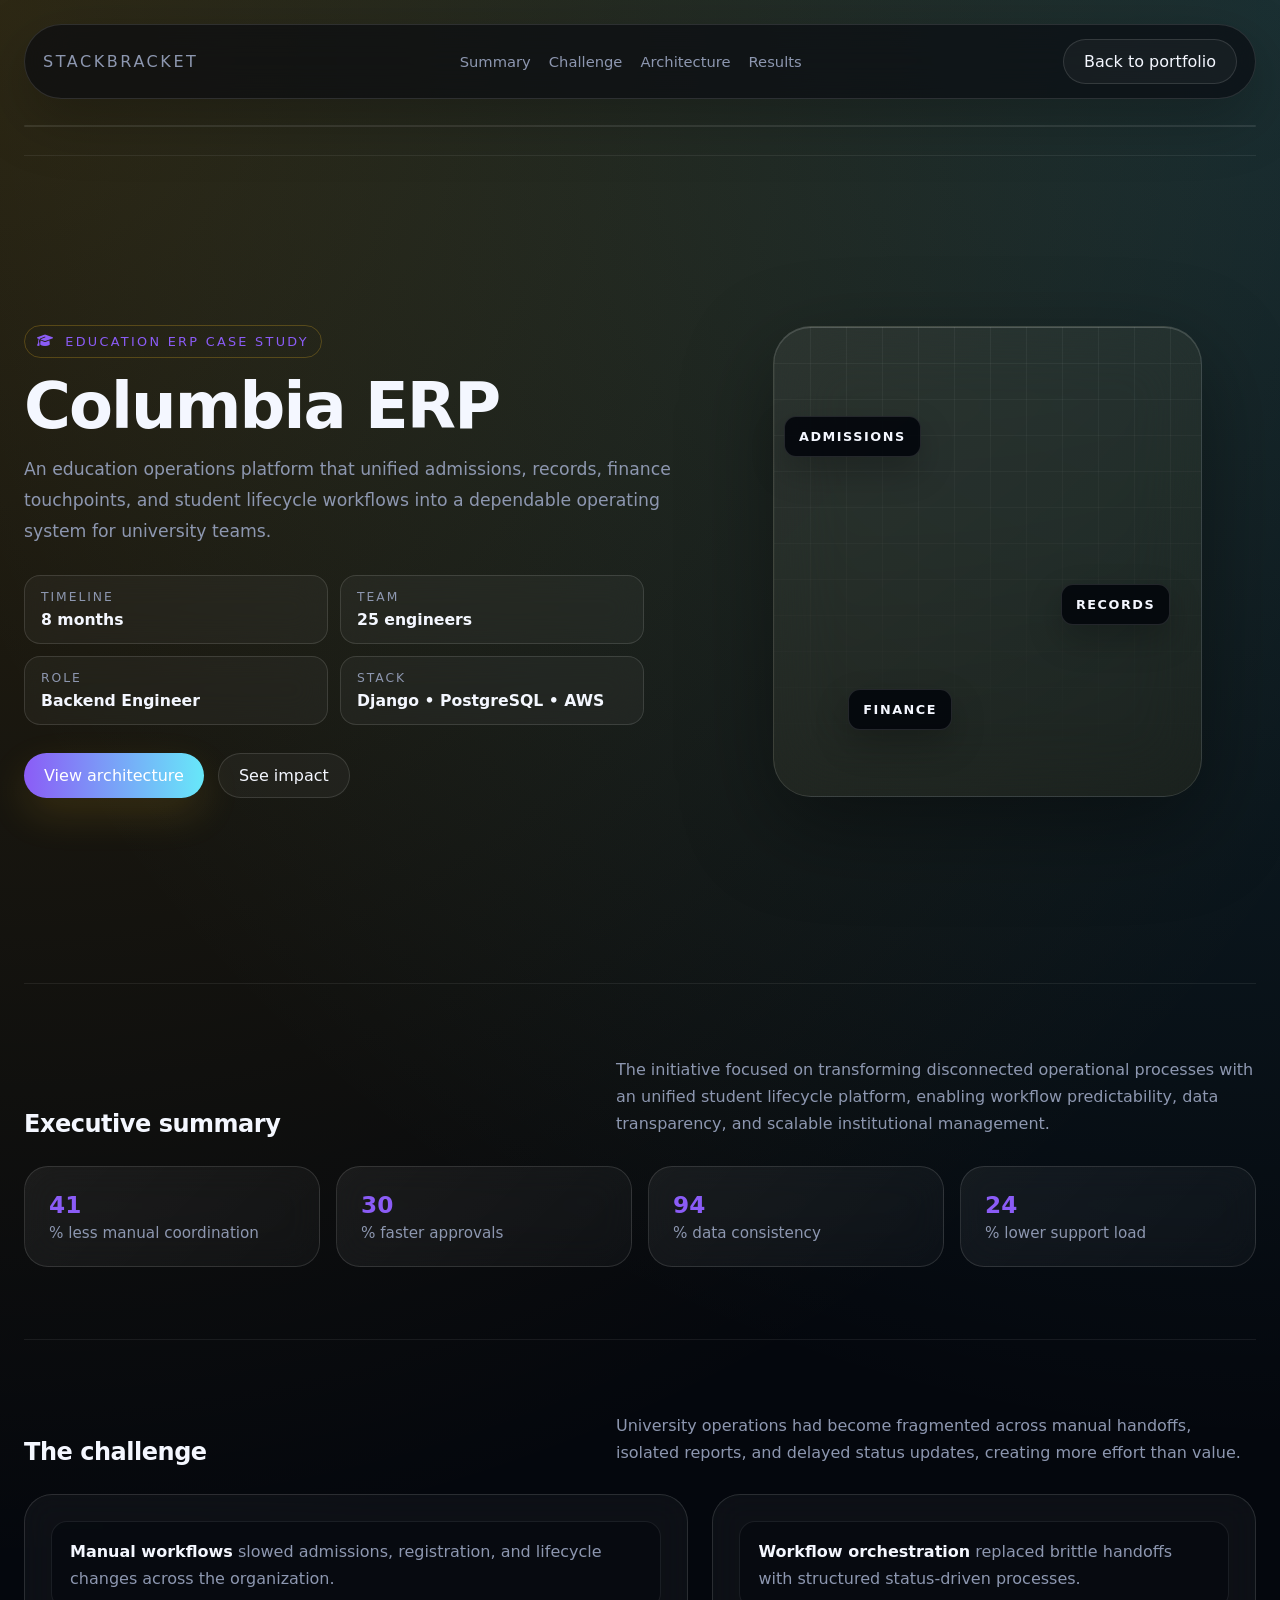
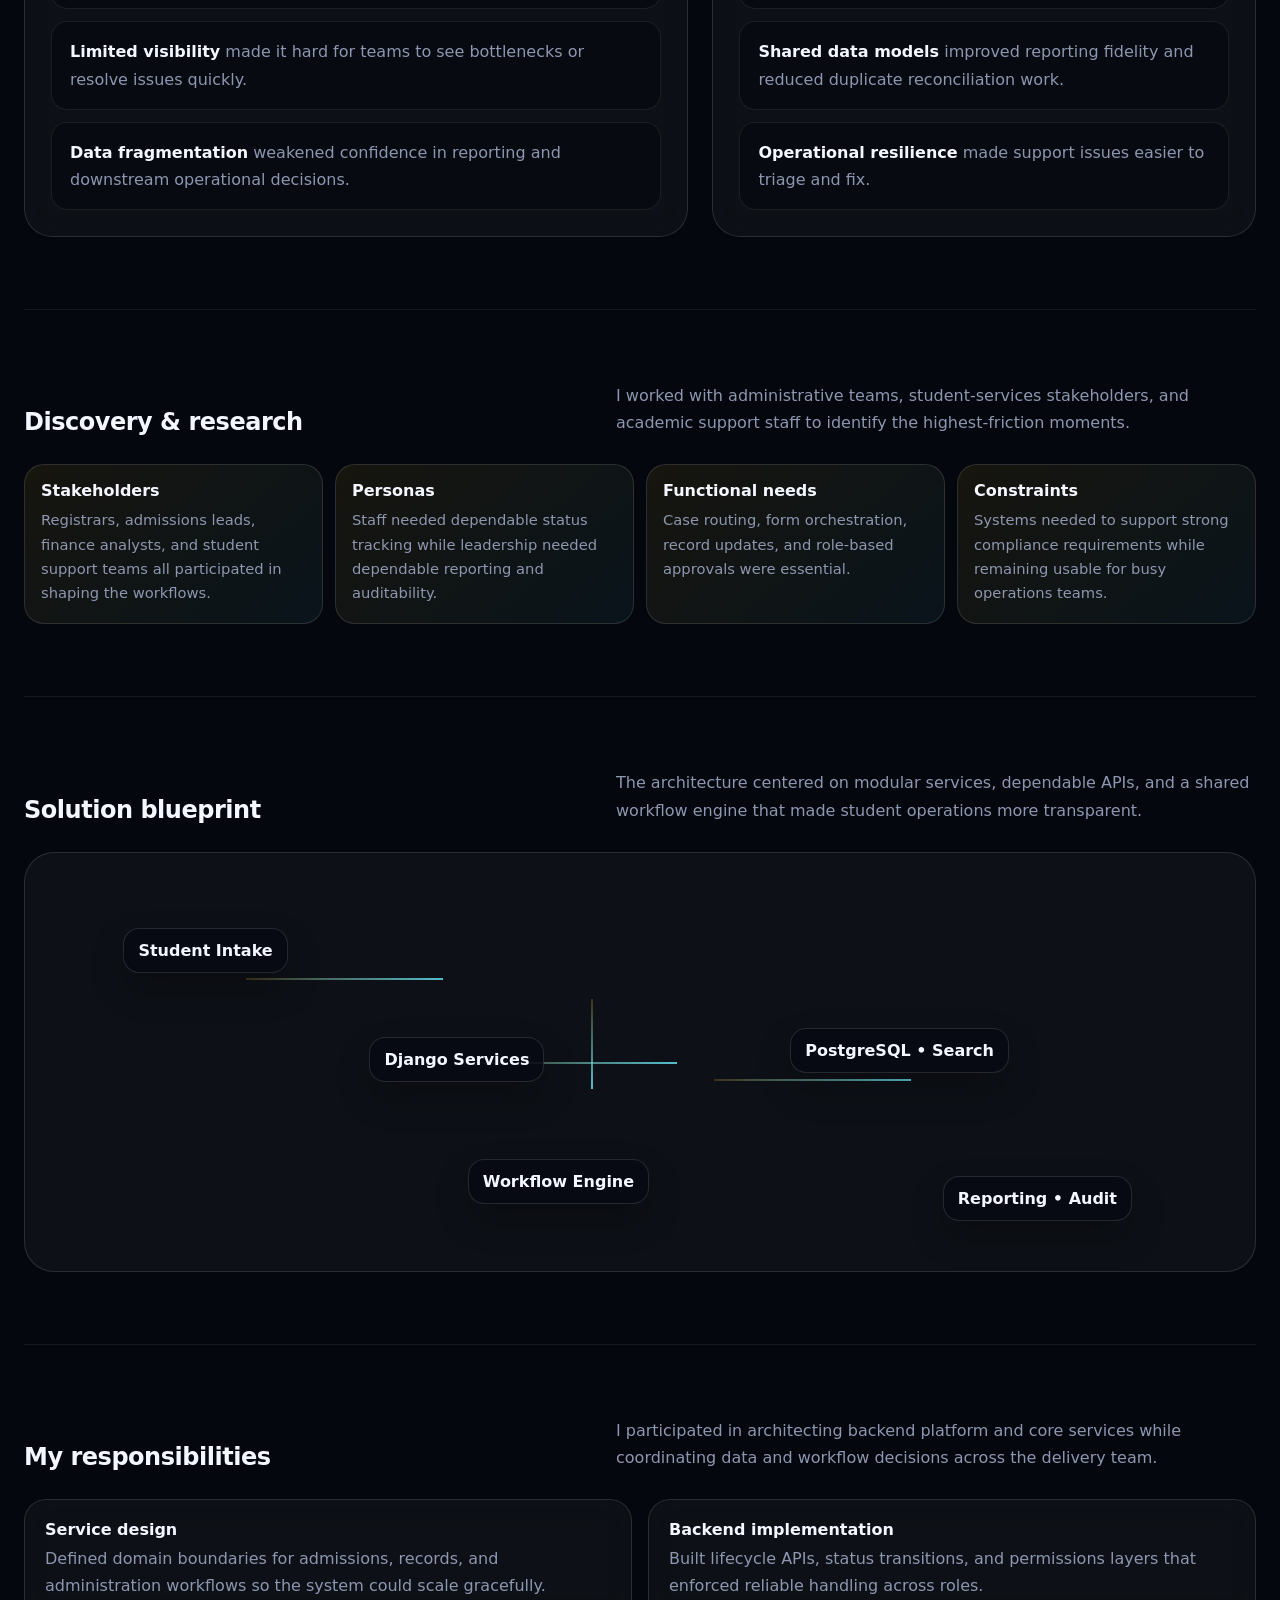
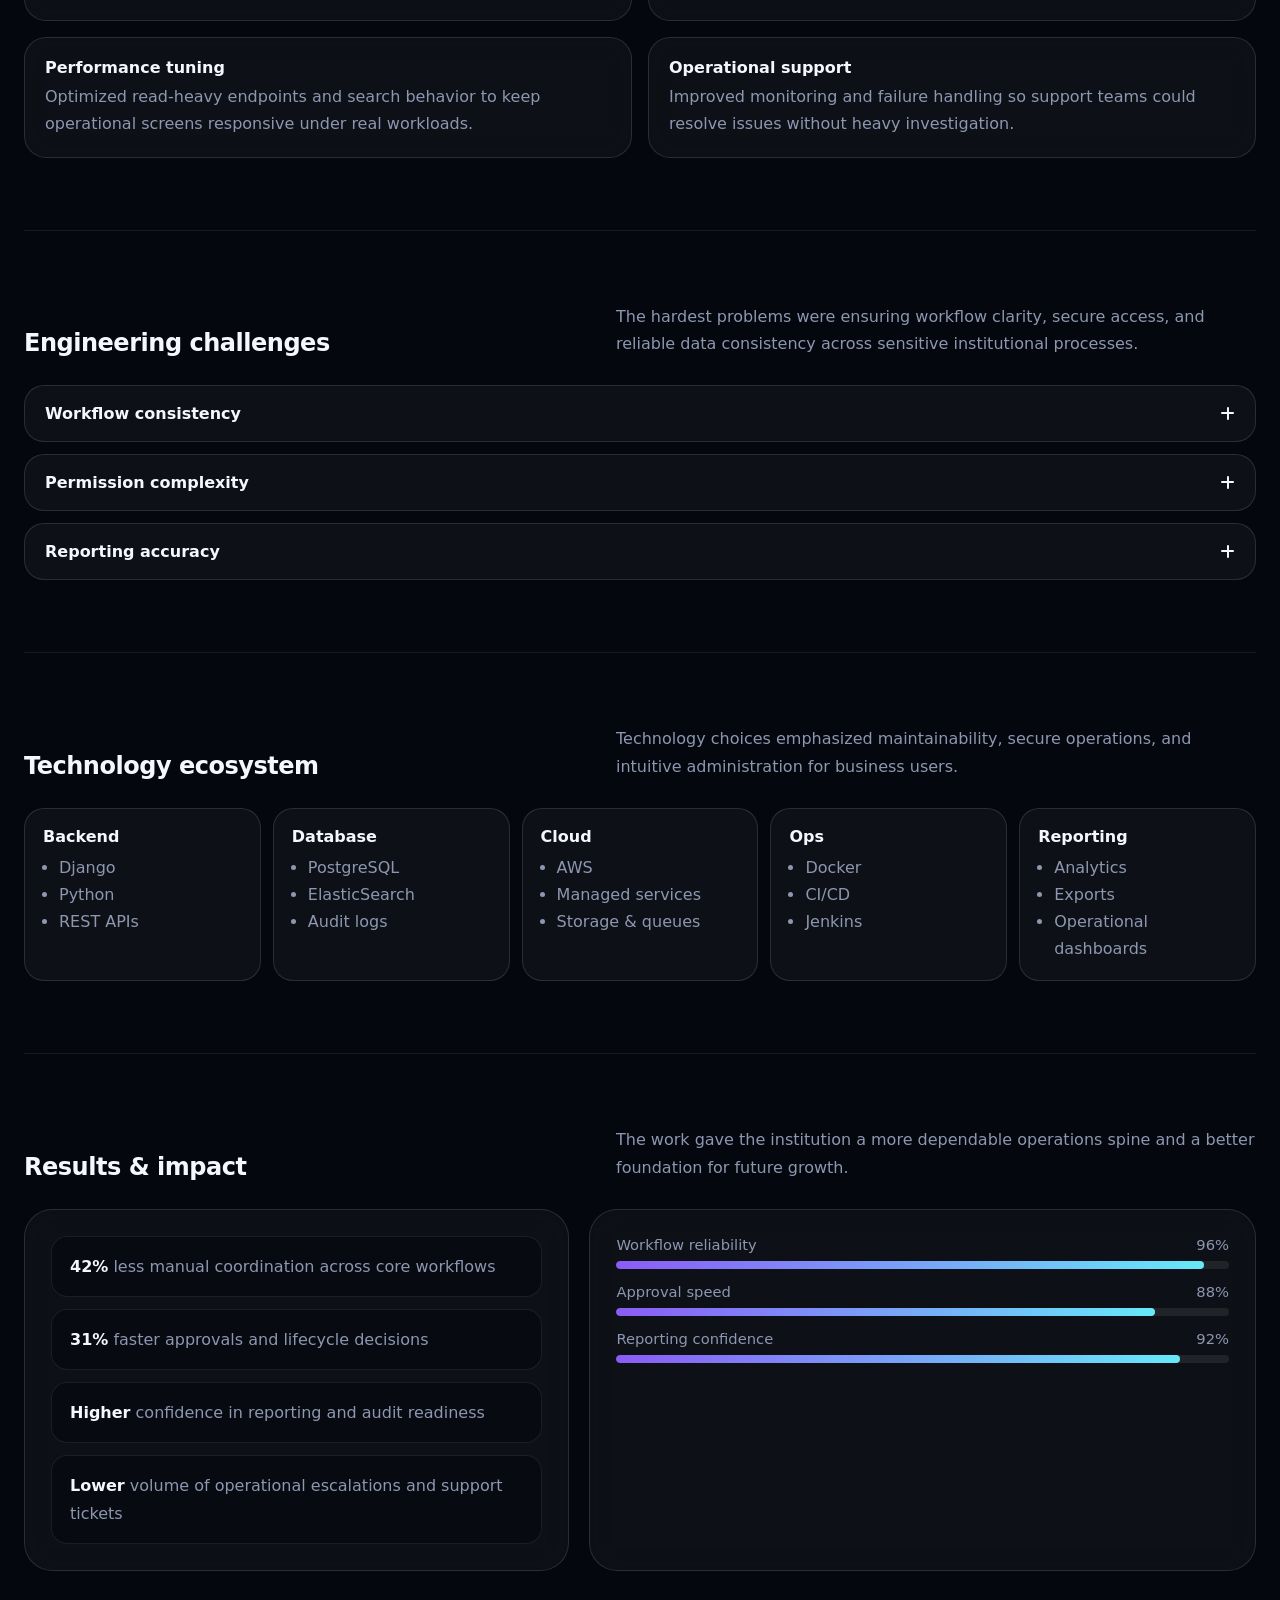
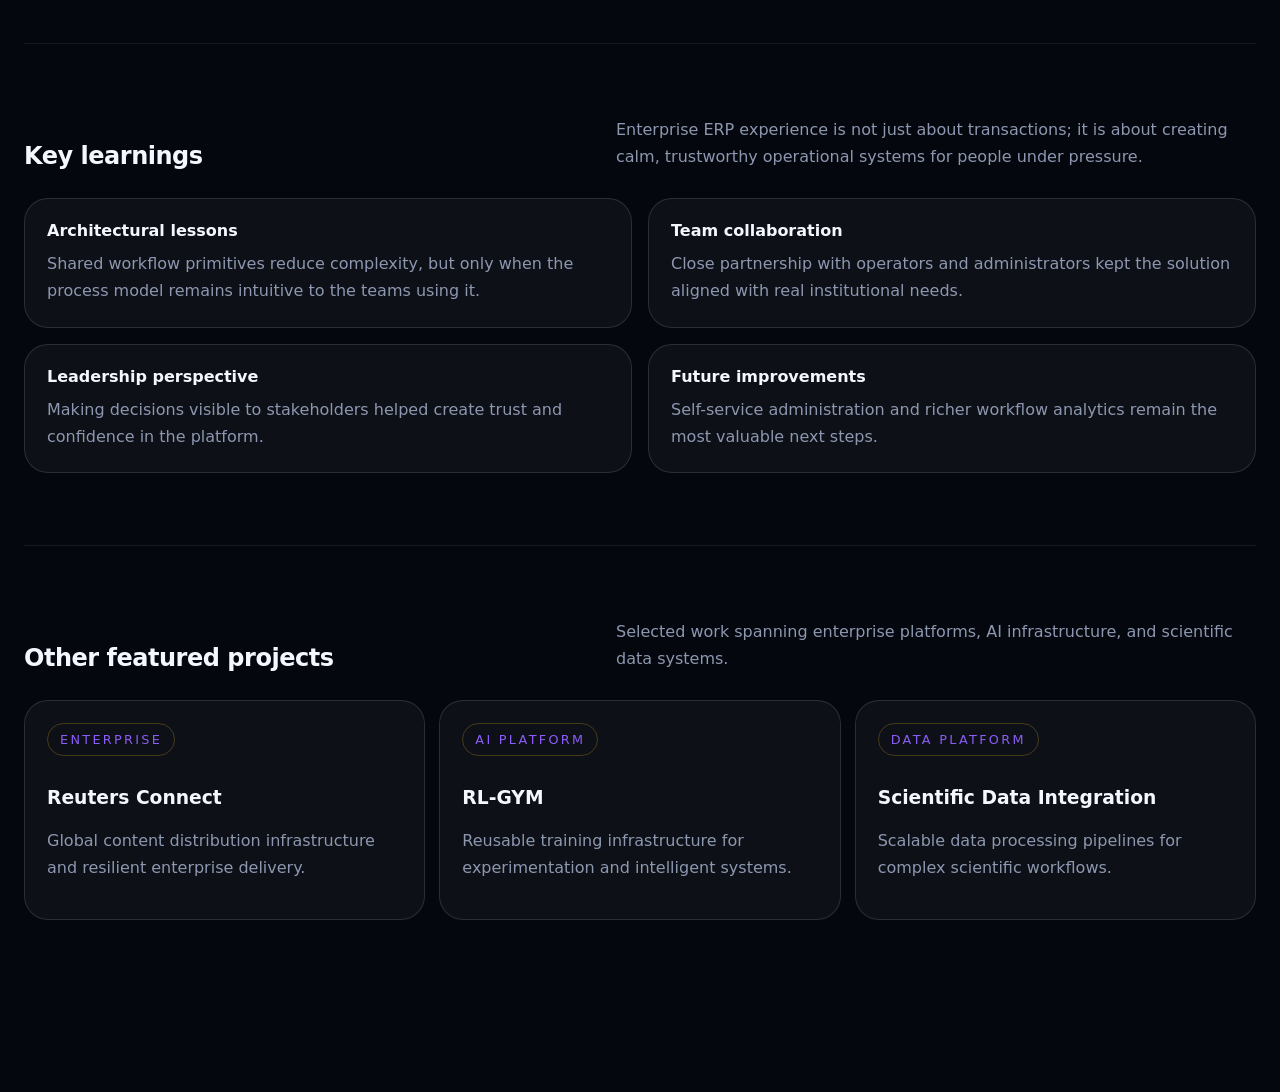
<file: MyPortfolio/src/index/columbia-erp.html>
<!DOCTYPE html>
<html lang="en">
<head>
    <meta charset="UTF-8">
    <meta name="viewport" content="width=device-width, initial-scale=1.0">
    <title>Columbia ERP | Education Systems Case Study</title>
    <link rel="stylesheet" href="https://cdnjs.cloudflare.com/ajax/libs/font-awesome/6.7.1/css/all.min.css">
    <style>
        :root {
            --case-bg: #04070d;
            --case-surface: rgba(255,255,255,0.06);
            --case-border: rgba(255,255,255,0.12);
            --case-text: #f4f7ff;
            --case-muted: #8d97b0;
            --case-cyan: #67e8f9;
            --case-purple: #8b5cf6;
            --case-gold: #fbbf24;
        }

        html { scroll-behavior: smooth; }
        body.case-study-page { margin:0; background: radial-gradient(circle at 0% 0%, rgba(251,191,36,0.16), transparent 26%), radial-gradient(circle at 100% 0%, rgba(103,232,249,0.16), transparent 24%), var(--case-bg); color: var(--case-text); font-family: Inter, ui-sans-serif, system-ui, -apple-system, BlinkMacSystemFont, "Segoe UI", sans-serif; overflow-x:hidden; }
        .case-study-page * { box-sizing: border-box; }
        .case-shell { position:relative; max-width:1400px; margin:0 auto; padding:24px 24px 100px; }
        .case-nav { position: sticky; top: 18px; z-index: 20; display:flex; align-items:center; justify-content:space-between; padding:14px 18px; border:1px solid var(--case-border); border-radius:999px; backdrop-filter: blur(22px); background: rgba(8,10,16,0.66); box-shadow:0 20px 60px rgba(0,0,0,0.25); margin-bottom:26px; }
        .case-nav .brand { font-size:1rem; letter-spacing:0.16em; text-transform:uppercase; color:var(--case-muted); text-decoration:none; }
        .case-nav .nav-links { display:flex; gap:18px; flex-wrap:wrap; }
        .case-nav .nav-links a { color:var(--case-muted); text-decoration:none; font-size:0.92rem; transition: color 0.25s ease; }
        .case-nav .nav-links a:hover, .case-nav .nav-links a.active { color:var(--case-text); }
        .progress-track { position: sticky; top:0; z-index:19; width:100%; height:2px; background:rgba(255,255,255,0.1); margin-bottom:28px; border-radius:999px; overflow:hidden; }
        .progress-fill { height:100%; width:0%; background: linear-gradient(90deg, var(--case-purple), var(--case-cyan)); transition:width 0.25s ease; }
        .section { position:relative; padding:72px 0; border-top: 1px solid rgba(255,255,255,0.07); }
        .hero { padding-top:56px; min-height:92vh; display:grid; grid-template-columns:1.1fr 0.9fr; gap:40px; align-items:center; }
        .eyebrow { display:inline-flex; align-items:center; gap:10px; padding:8px 12px; border:1px solid rgba(251,191,36,0.24); border-radius:999px; color:var(--case-purple); font-size:0.8rem; letter-spacing:0.18em; text-transform:uppercase; margin-bottom:18px; }
        .hero h1 { font-size: clamp(2.8rem, 5vw, 5.3rem); line-height:0.95; margin:0 0 16px; letter-spacing:-0.03em; }
        .hero .lede { font-size:1.08rem; line-height:1.8; color:var(--case-muted); max-width:720px; margin-bottom:28px; }
        .meta-grid { display:grid; grid-template-columns: repeat(2, minmax(160px, 1fr)); gap:12px; margin-bottom:28px; max-width:620px; }
        .meta-card { padding:14px 16px; border-radius:16px; border:1px solid var(--case-border); background: rgba(255,255,255,0.04); backdrop-filter: blur(16px); }
        .meta-card .label { color:var(--case-muted); font-size:0.77rem; letter-spacing:0.16em; text-transform:uppercase; display:block; margin-bottom:6px; }
        .meta-card .value { font-size:0.98rem; font-weight:600; color:var(--case-text); }
        .hero-actions { display:flex; gap:14px; flex-wrap:wrap; }
        .btn-main, .btn-secondary { display:inline-flex; align-items:center; justify-content:center; border-radius:999px; padding:12px 20px; text-decoration:none; transition:transform 0.25s ease, border-color 0.25s ease, background 0.25s ease; }
        .btn-main { color:white; background:linear-gradient(90deg, var(--case-purple), var(--case-cyan)); box-shadow:0 16px 40px rgba(251,191,36,0.14); }
        .btn-secondary { color:var(--case-text); border:1px solid var(--case-border); background:rgba(255,255,255,0.04); }
        .btn-main:hover, .btn-secondary:hover { transform: translateY(-2px); }
        .hero-visual { position:relative; min-height:560px; display:grid; place-items:center; }
        .hero-visual .orb { position:absolute; inset:8% 10%; border-radius:38px; border:1px solid var(--case-border); background:linear-gradient(135deg, rgba(255,255,255,0.06), rgba(251,191,36,0.05)); backdrop-filter: blur(34px); box-shadow: inset 0 1px 0 rgba(255,255,255,0.16), 0 30px 90px rgba(0,0,0,0.38); overflow:hidden; }
        .hero-visual .grid { position:absolute; inset:0; background-image: linear-gradient(rgba(255,255,255,0.05) 1px, transparent 1px), linear-gradient(90deg, rgba(255,255,255,0.05) 1px, transparent 1px); background-size:36px 36px; mask-image: linear-gradient(180deg, rgba(0,0,0,0.95), transparent 100%); }
        .hero-visual .node { position:absolute; padding:12px 14px; border-radius:12px; font-size:0.8rem; font-weight:600; letter-spacing:0.12em; text-transform:uppercase; color:var(--case-text); border:1px solid var(--case-border); background:rgba(3,6,12,0.9); box-shadow:0 14px 34px rgba(0,0,0,0.24); animation:drift 6s ease-in-out infinite; }
        .hero-visual .node:nth-child(2) { top:24%; left:12%; animation-delay:-1s; }
        .hero-visual .node:nth-child(3) { top:54%; right:16%; animation-delay:-2.4s; }
        .hero-visual .node:nth-child(4) { bottom:20%; left:24%; animation-delay:-3.2s; }
        @keyframes drift { 0%,100% { transform: translateY(0px);} 50%{ transform:translateY(-10px);} }
        .section-head { display:flex; justify-content:space-between; align-items:end; gap:16px; margin-bottom:28px; flex-wrap:wrap; }
        .section-head h2 { font-size:1.5rem; margin:0; letter-spacing:-0.02em; }
        .section-head p { color:var(--case-muted); margin:0; max-width:640px; line-height:1.7; }
        .metric-grid { display:grid; grid-template-columns:repeat(4, minmax(180px, 1fr)); gap:16px; margin-top:12px; }
        .metric-card { padding:24px; border:1px solid var(--case-border); border-radius:24px; background:linear-gradient(135deg, rgba(255,255,255,0.06), rgba(255,255,255,0.03)); backdrop-filter:blur(18px); }
        .metric-card .value { font-size:1.45rem; font-weight:700; margin-bottom:6px; color:var(--case-purple); }
        .metric-card .label { color:var(--case-muted); font-size:0.95rem; }
        .story-grid { display:grid; grid-template-columns:1.1fr 0.9fr; gap:24px; align-items:start; }
        .panel { border-radius:28px; border:1px solid var(--case-border); background:rgba(255,255,255,0.04); padding:26px; backdrop-filter: blur(16px); }
        .timeline-list { display:grid; gap:12px; }
        .timeline-item { padding:16px 18px; border-radius:16px; border:1px solid rgba(255,255,255,0.08); background:rgba(2,6,12,0.45); color:var(--case-muted); line-height:1.7; }
        .timeline-item strong { color:var(--case-text); }
        .journey-map { display:grid; grid-template-columns:repeat(4, minmax(0, 1fr)); gap:12px; margin-top:24px; }
        .journey-card { padding:16px; border-radius:20px; border:1px solid var(--case-border); background:linear-gradient(140deg, rgba(251,191,36,0.08), rgba(103,232,249,0.06)); min-height:160px; }
        .journey-card h3 { margin:0 0 8px; font-size:1rem; }
        .journey-card p { color:var(--case-muted); line-height:1.65; font-size:0.92rem; margin:0; }
        .architecture-diagram { position:relative; padding:26px; border-radius:30px; border:1px solid var(--case-border); background:rgba(255,255,255,0.04); min-height:420px; overflow:hidden; }
        .layer-node { position:absolute; padding:12px 14px; min-width:140px; border-radius:16px; border:1px solid var(--case-border); background:rgba(7,10,19,0.86); text-align:center; font-weight:600; color:var(--case-text); box-shadow:0 16px 36px rgba(0,0,0,0.2); }
        .layer-node.top { top:18%; left:8%; }
        .layer-node.mid { top:44%; left:28%; }
        .layer-node.data { top:42%; right:20%; }
        .layer-node.cloud { bottom:16%; left:36%; }
        .layer-node.third { bottom:12%; right:10%; }
        .flow-line { position:absolute; height:2px; background:linear-gradient(90deg, rgba(251,191,36,0.2), rgba(103,232,249,0.8)); transform-origin:left center; animation:pulseLine 4s ease-in-out infinite; }
        .flow-line.vertical { width:2px; height:90px; background:linear-gradient(180deg, rgba(251,191,36,0.2), rgba(103,232,249,0.8)); }
        @keyframes pulseLine { 0%,100% { opacity:0.45;} 50% { opacity:1; } }
        .responsibility-list { display:grid; grid-template-columns:repeat(2, minmax(0, 1fr)); gap:16px; margin-top:18px; }
        .resp-card { padding:20px; border-radius:22px; border:1px solid var(--case-border); background:rgba(255,255,255,0.04); backdrop-filter: blur(16px); }
        .resp-card h3 { margin:0 0 6px; font-size:1rem; }
        .resp-card p { margin:0; color:var(--case-muted); line-height:1.7; }
        .expand-grid { display:grid; gap:12px; }
        .expand-card { border:1px solid var(--case-border); border-radius:20px; background:rgba(255,255,255,0.04); padding:18px 20px; overflow:hidden; transition:border-color 0.25s ease, transform 0.25s ease; }
        .expand-card.open { border-color:rgba(103,232,249,0.4); transform:translateY(-2px); }
        .expand-card .head { display:flex; justify-content:space-between; align-items:center; gap:12px; cursor:pointer; font-weight:600; }
        .expand-card .body { max-height:0; overflow:hidden; transition:max-height 0.3s ease; color:var(--case-muted); line-height:1.7; margin-top:0; }
        .expand-card.open .body { max-height:220px; margin-top:12px; }
        .stack-grid { display:grid; grid-template-columns:repeat(5, minmax(0, 1fr)); gap:12px; }
        .stack-card { padding:18px; border-radius:20px; border:1px solid var(--case-border); background:rgba(255,255,255,0.04); min-height:120px; }
        .stack-card h3 { margin:0 0 8px; font-size:1rem; }
        .stack-card ul { padding-left:16px; margin:0; color:var(--case-muted); line-height:1.7; }
        .results-grid { display:grid; grid-template-columns:0.9fr 1.1fr; gap:20px; }
        .bar-list { display:grid; gap:14px; }
        .bar-item { display:grid; gap:8px; }
        .bar-top { display:flex; justify-content:space-between; color:var(--case-muted); font-size:0.92rem; }
        .bar-track { height:8px; border-radius:999px; background: rgba(255,255,255,0.08); overflow:hidden; }
        .bar-fill { height:100%; border-radius:inherit; background:linear-gradient(90deg, var(--case-purple), var(--case-cyan)); width:0; transition:width 1s ease; }
        .learn-grid { display:grid; grid-template-columns:repeat(2, minmax(0, 1fr)); gap:16px; }
        .learn-card { padding:22px; border-radius:24px; border:1px solid var(--case-border); background:rgba(255,255,255,0.04); }
        .learn-card h3 { margin:0 0 10px; font-size:1rem; }
        .learn-card p { margin:0; color:var(--case-muted); line-height:1.7; }
        .featured-row { display:grid; grid-template-columns:repeat(3, minmax(0, 1fr)); gap:14px; }
        .featured-card { padding:22px; border-radius:24px; border:1px solid var(--case-border); background:rgba(255,255,255,0.04); text-decoration:none; color:inherit; transition:transform 0.28s ease, border-color 0.28s ease; }
        .featured-card:hover { transform: translateY(-3px); border-color: rgba(103,232,249,0.4); }
        .featured-card p { color:var(--case-muted); line-height:1.7; }
        .reveal { opacity:0; transform:translateY(20px); transition:opacity 0.7s ease, transform 0.7s ease; }
        .reveal.visible { opacity:1; transform: translateY(0); }
        @media (max-width:1024px) { .hero, .story-grid, .results-grid { grid-template-columns:1fr; } .metric-grid, .journey-map, .stack-grid, .featured-row { grid-template-columns:repeat(2, minmax(0, 1fr)); } .responsibility-list, .learn-grid { grid-template-columns:1fr; } }
        @media (max-width:720px) { .case-shell { padding:16px 16px 80px; } .case-nav { flex-direction:column; gap:10px; border-radius:24px; } .meta-grid, .metric-grid, .journey-map, .stack-grid, .featured-row { grid-template-columns:1fr; } .hero { min-height:auto; padding-top:28px; } .section { padding:56px 0; } }
    </style>
</head>
<body class="case-study-page">
    <div class="case-shell">
        <nav class="case-nav">
            <a class="brand" href="index.html">StackBracket</a>
            <div class="nav-links">
                <a href="#summary">Summary</a>
                <a href="#challenge">Challenge</a>
                <a href="#architecture">Architecture</a>
                <a href="#results">Results</a>
            </div>
            <a class="btn-secondary" href="index.html#featured-projects">Back to portfolio</a>
        </nav>
        <div class="progress-track"><div class="progress-fill" id="progressFill"></div></div>

        <header class="hero section reveal">
            <div>
                <div class="eyebrow"><i class="fa-solid fa-graduation-cap"></i> Education ERP case study</div>
                <h1>Columbia ERP</h1>
                <p class="lede">An education operations platform that unified admissions, records, finance touchpoints, and student lifecycle workflows into a dependable operating system for university teams.</p>
                <div class="meta-grid">
                    <div class="meta-card"><span class="label">Timeline</span><span class="value">8 months</span></div>
                    <div class="meta-card"><span class="label">Team</span><span class="value">25 engineers</span></div>
                    <div class="meta-card"><span class="label">Role</span><span class="value">Backend Engineer</span></div>
                    <div class="meta-card"><span class="label">Stack</span><span class="value">Django • PostgreSQL • AWS</span></div>
                </div>
                <div class="hero-actions">
                    <a class="btn-main" href="#architecture">View architecture</a>
                    <a class="btn-secondary" href="#results">See impact</a>
                </div>
            </div>
            <div class="hero-visual">
                <div class="orb"><div class="grid"></div></div>
                <div class="node">Admissions</div>
                <div class="node">Records</div>
                <div class="node">Finance</div>
            </div>
        </header>

        <section id="summary" class="section reveal">
            <div class="section-head">
                <h2>Executive summary</h2>
                <p>The initiative focused on transforming disconnected operational processes with an unified student lifecycle platform, enabling workflow predictability, data transparency, and scalable institutional management.</p>
            </div>
            <div class="metric-grid">
                <div class="metric-card"><div class="value" data-target="42">0</div><div class="label">% less manual coordination</div></div>
                <div class="metric-card"><div class="value" data-target="31">0</div><div class="label">% faster approvals</div></div>
                <div class="metric-card"><div class="value" data-target="96">0</div><div class="label">% data consistency</div></div>
                <div class="metric-card"><div class="value" data-target="24">0</div><div class="label">% lower support load</div></div>
            </div>
        </section>

        <section id="challenge" class="section reveal">
            <div class="section-head">
                <h2>The challenge</h2>
                <p>University operations had become fragmented across manual handoffs, isolated reports, and delayed status updates, creating more effort than value.</p>
            </div>
            <div class="story-grid">
                <div class="panel">
                    <div class="timeline-list">
                        <div class="timeline-item"><strong>Manual workflows</strong> slowed admissions, registration, and lifecycle changes across the organization.</div>
                        <div class="timeline-item"><strong>Limited visibility</strong> made it hard for teams to see bottlenecks or resolve issues quickly.</div>
                        <div class="timeline-item"><strong>Data fragmentation</strong> weakened confidence in reporting and downstream operational decisions.</div>
                    </div>
                </div>
                <div class="panel">
                    <div class="timeline-list">
                        <div class="timeline-item"><strong>Workflow orchestration</strong> replaced brittle handoffs with structured status-driven processes.</div>
                        <div class="timeline-item"><strong>Shared data models</strong> improved reporting fidelity and reduced duplicate reconciliation work.</div>
                        <div class="timeline-item"><strong>Operational resilience</strong> made support issues easier to triage and fix.</div>
                    </div>
                </div>
            </div>
        </section>

        <section id="research" class="section reveal">
            <div class="section-head">
                <h2>Discovery & research</h2>
                <p>I worked with administrative teams, student-services stakeholders, and academic support staff to identify the highest-friction moments.</p>
            </div>
            <div class="journey-map">
                <div class="journey-card"><h3>Stakeholders</h3><p>Registrars, admissions leads, finance analysts, and student support teams all participated in shaping the workflows.</p></div>
                <div class="journey-card"><h3>Personas</h3><p>Staff needed dependable status tracking while leadership needed dependable reporting and auditability.</p></div>
                <div class="journey-card"><h3>Functional needs</h3><p>Case routing, form orchestration, record updates, and role-based approvals were essential.</p></div>
                <div class="journey-card"><h3>Constraints</h3><p>Systems needed to support strong compliance requirements while remaining usable for busy operations teams.</p></div>
            </div>
        </section>

        <section id="architecture" class="section reveal">
            <div class="section-head">
                <h2>Solution blueprint</h2>
                <p>The architecture centered on modular services, dependable APIs, and a shared workflow engine that made student operations more transparent.</p>
            </div>
            <div class="architecture-diagram">
                <div class="flow-line" style="top:30%; left:18%; width:16%;"></div>
                <div class="flow-line" style="top:50%; left:36%; width:17%;"></div>
                <div class="flow-line" style="top:54%; left:56%; width:16%;"></div>
                <div class="flow-line vertical" style="top:35%; left:46%;"></div>
                <div class="layer-node top">Student Intake</div>
                <div class="layer-node mid">Django Services</div>
                <div class="layer-node data">PostgreSQL • Search</div>
                <div class="layer-node cloud">Workflow Engine</div>
                <div class="layer-node third">Reporting • Audit</div>
            </div>
        </section>

        <section id="responsibilities" class="section reveal">
            <div class="section-head">
                <h2>My responsibilities</h2>
                <p>I participated in architecting backend platform and core services while coordinating data and workflow decisions across the delivery team.</p>
            </div>
            <div class="responsibility-list">
                <div class="resp-card"><h3>Service design</h3><p>Defined domain boundaries for admissions, records, and administration workflows so the system could scale gracefully.</p></div>
                <div class="resp-card"><h3>Backend implementation</h3><p>Built lifecycle APIs, status transitions, and permissions layers that enforced reliable handling across roles.</p></div>
                <div class="resp-card"><h3>Performance tuning</h3><p>Optimized read-heavy endpoints and search behavior to keep operational screens responsive under real workloads.</p></div>
                <div class="resp-card"><h3>Operational support</h3><p>Improved monitoring and failure handling so support teams could resolve issues without heavy investigation.</p></div>
            </div>
        </section>

        <section id="challenges" class="section reveal">
            <div class="section-head">
                <h2>Engineering challenges</h2>
                <p>The hardest problems were ensuring workflow clarity, secure access, and reliable data consistency across sensitive institutional processes.</p>
            </div>
            <div class="expand-grid">
                <div class="expand-card"><div class="head"><span>Workflow consistency</span><i class="fa-solid fa-plus"></i></div><div class="body"><p>We standardized lifecycle states and event triggers so approvals, handoffs, and notification steps behaved predictably.</p></div></div>
                <div class="expand-card"><div class="head"><span>Permission complexity</span><i class="fa-solid fa-plus"></i></div><div class="body"><p>We built role-aware access patterns that protected sensitive data while keeping everyday operations efficient.</p></div></div>
                <div class="expand-card"><div class="head"><span>Reporting accuracy</span><i class="fa-solid fa-plus"></i></div><div class="body"><p>We introduced a more reliable data model and clear reconciliation points so stakeholders could trust the reports they received.</p></div></div>
            </div>
        </section>

        <section id="stack" class="section reveal">
            <div class="section-head">
                <h2>Technology ecosystem</h2>
                <p>Technology choices emphasized maintainability, secure operations, and intuitive administration for business users.</p>
            </div>
            <div class="stack-grid">
                <div class="stack-card"><h3>Backend</h3><ul><li>Django</li><li>Python</li><li>REST APIs</li></ul></div>
                <div class="stack-card"><h3>Database</h3><ul><li>PostgreSQL</li><li>ElasticSearch</li><li>Audit logs</li></ul></div>
                <div class="stack-card"><h3>Cloud</h3><ul><li>AWS</li><li>Managed services</li><li>Storage & queues</li></ul></div>
                <div class="stack-card"><h3>Ops</h3><ul><li>Docker</li><li>CI/CD</li><li>Jenkins</li></ul></div>
                <div class="stack-card"><h3>Reporting</h3><ul><li>Analytics</li><li>Exports</li><li>Operational dashboards</li></ul></div>
            </div>
        </section>

        <section id="results" class="section reveal">
            <div class="section-head">
                <h2>Results & impact</h2>
                <p>The work gave the institution a more dependable operations spine and a better foundation for future growth.</p>
            </div>
            <div class="results-grid">
                <div class="panel">
                    <div class="timeline-list">
                        <div class="timeline-item"><strong>42%</strong> less manual coordination across core workflows</div>
                        <div class="timeline-item"><strong>31%</strong> faster approvals and lifecycle decisions</div>
                        <div class="timeline-item"><strong>Higher</strong> confidence in reporting and audit readiness</div>
                        <div class="timeline-item"><strong>Lower</strong> volume of operational escalations and support tickets</div>
                    </div>
                </div>
                <div class="panel">
                    <div class="bar-list">
                        <div class="bar-item"><div class="bar-top"><span>Workflow reliability</span><span>96%</span></div><div class="bar-track"><div class="bar-fill" data-width="96"></div></div></div>
                        <div class="bar-item"><div class="bar-top"><span>Approval speed</span><span>88%</span></div><div class="bar-track"><div class="bar-fill" data-width="88"></div></div></div>
                        <div class="bar-item"><div class="bar-top"><span>Reporting confidence</span><span>92%</span></div><div class="bar-track"><div class="bar-fill" data-width="92"></div></div></div>
                    </div>
                </div>
            </div>
        </section>

        <section class="section reveal">
            <div class="section-head">
                <h2>Key learnings</h2>
                <p>Enterprise ERP experience is not just about transactions; it is about creating calm, trustworthy operational systems for people under pressure.</p>
            </div>
            <div class="learn-grid">
                <div class="learn-card"><h3>Architectural lessons</h3><p>Shared workflow primitives reduce complexity, but only when the process model remains intuitive to the teams using it.</p></div>
                <div class="learn-card"><h3>Team collaboration</h3><p>Close partnership with operators and administrators kept the solution aligned with real institutional needs.</p></div>
                <div class="learn-card"><h3>Leadership perspective</h3><p>Making decisions visible to stakeholders helped create trust and confidence in the platform.</p></div>
                <div class="learn-card"><h3>Future improvements</h3><p>Self-service administration and richer workflow analytics remain the most valuable next steps.</p></div>
            </div>
        </section>

        <section class="section reveal">
            <div class="section-head">
                <h2>Other featured projects</h2>
                <p>Selected work spanning enterprise platforms, AI infrastructure, and scientific data systems.</p>
            </div>
            <div class="featured-row">
                <a class="featured-card" href="reuters-connect.html"><div class="eyebrow" style="margin-bottom:12px;">Enterprise</div><h3>Reuters Connect</h3><p>Global content distribution infrastructure and resilient enterprise delivery.</p></a>
                <a class="featured-card" href="rl-gym.html"><div class="eyebrow" style="margin-bottom:12px;">AI Platform</div><h3>RL-GYM</h3><p>Reusable training infrastructure for experimentation and intelligent systems.</p></a>
                <a class="featured-card" href="scientific-data-integration.html"><div class="eyebrow" style="margin-bottom:12px;">Data Platform</div><h3>Scientific Data Integration</h3><p>Scalable data processing pipelines for complex scientific workflows.</p></a>
            </div>
        </section>
    </div>

    <script>
        const revealItems = document.querySelectorAll('.reveal');
        const observer = new IntersectionObserver(entries => {
            entries.forEach(entry => {
                if (entry.isIntersecting) {
                    entry.target.classList.add('visible');
                    observer.unobserve(entry.target);
                }
            });
        }, { threshold: 0.15 });
        revealItems.forEach(item => observer.observe(item));

        const progressFill = document.getElementById('progressFill');
        const updateProgress = () => {
            const scrollTop = window.scrollY;
            const height = document.documentElement.scrollHeight - window.innerHeight;
            const percent = height > 0 ? (scrollTop / height) * 100 : 0;
            progressFill.style.width = `${Math.min(100, Math.max(0, percent))}%`;
        };
        window.addEventListener('scroll', updateProgress, { passive: true });
        updateProgress();

        document.querySelectorAll('.expand-card').forEach(card => {
            card.querySelector('.head').addEventListener('click', () => {
                card.classList.toggle('open');
            });
        });

        document.querySelectorAll('.metric-card .value').forEach((el) => {
            const target = parseInt(el.dataset.target, 10);
            let current = 0;
            const step = target / 50;
            const tick = () => {
                current += step;
                el.textContent = current >= target ? `${target}${target === 96 ? '%' : target === 42 ? '%' : target === 31 ? '%' : target === 24 ? '%' : ''}` : `${Math.round(current)}`;
                if (current < target) requestAnimationFrame(tick);
            };
            const observer2 = new IntersectionObserver(([entry]) => {
                if (entry.isIntersecting) {
                    tick();
                    observer2.disconnect();
                }
            }, { threshold: 0.4 });
            observer2.observe(el);
        });

        document.querySelectorAll('.bar-fill').forEach((bar) => {
            const width = bar.dataset.width;
            setTimeout(() => { bar.style.width = `${width}%`; }, 200);
        });
    </script>
</body>
</html>
</file>
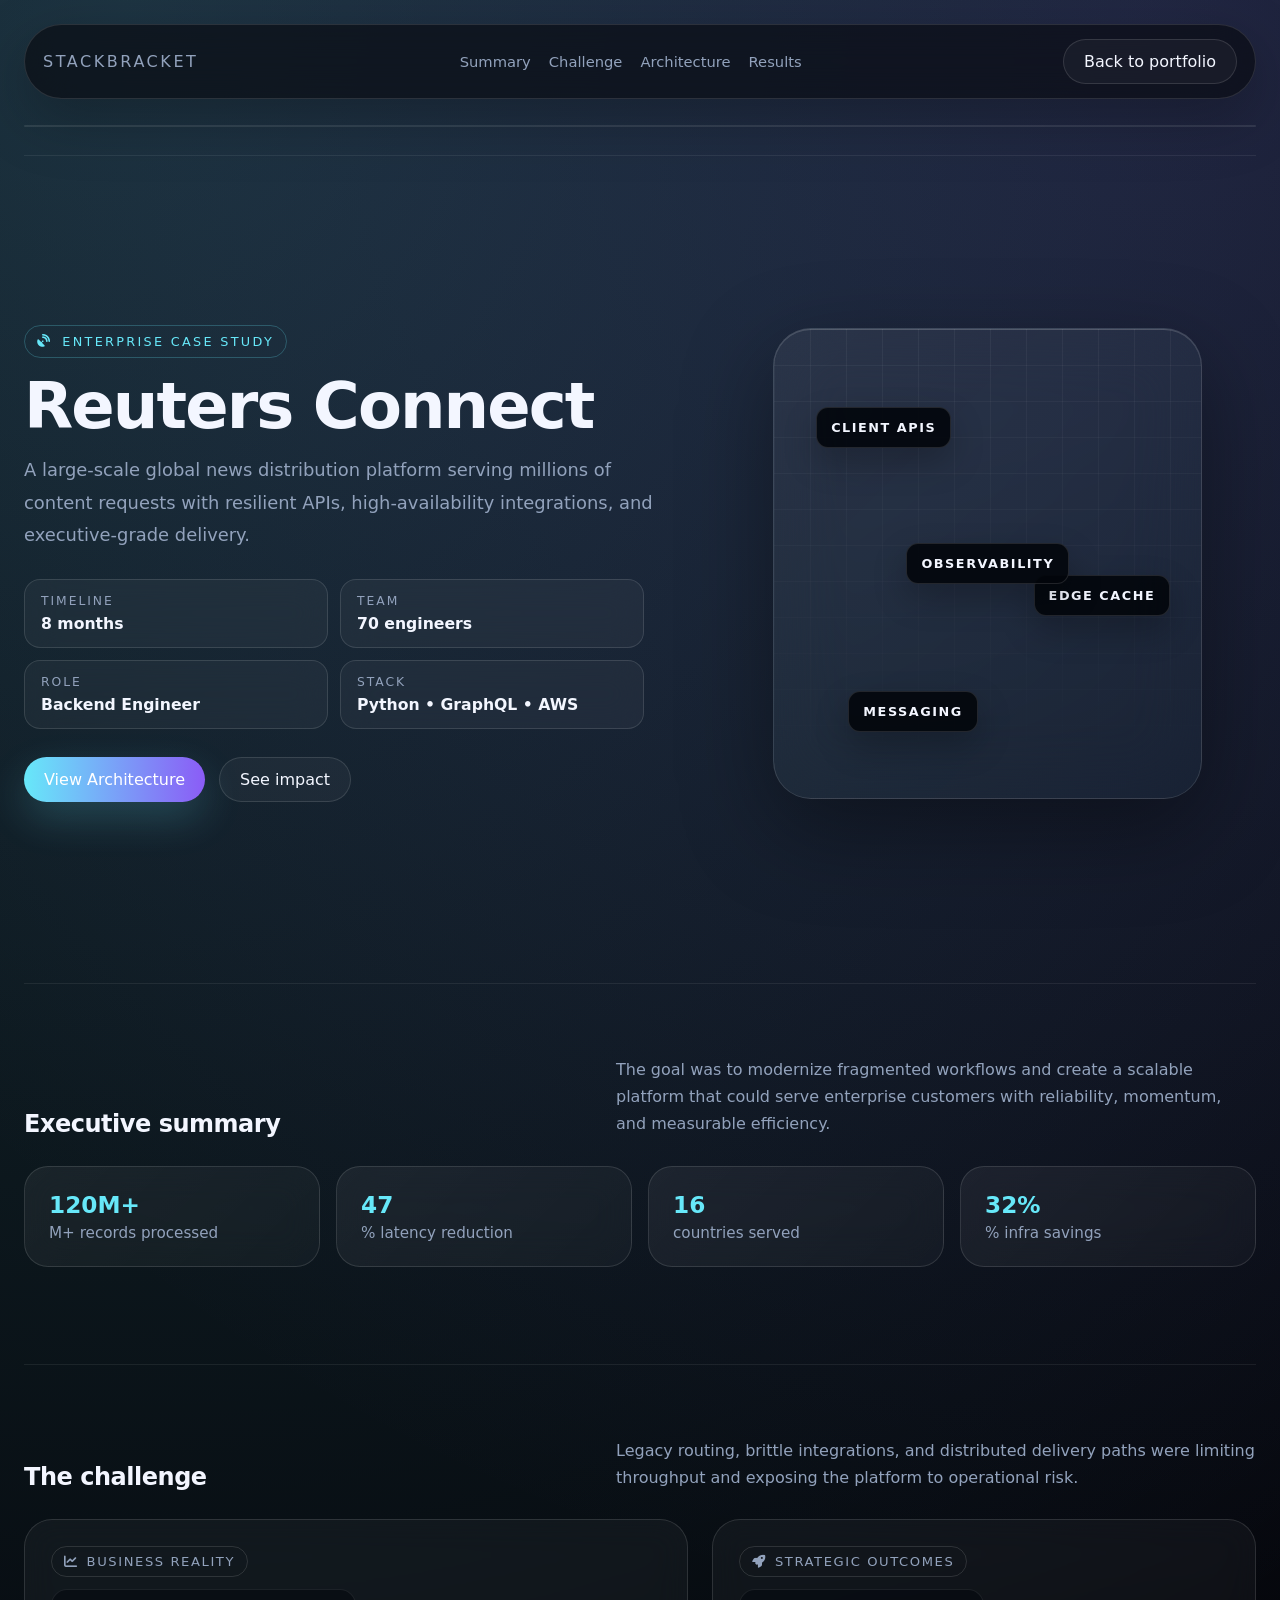
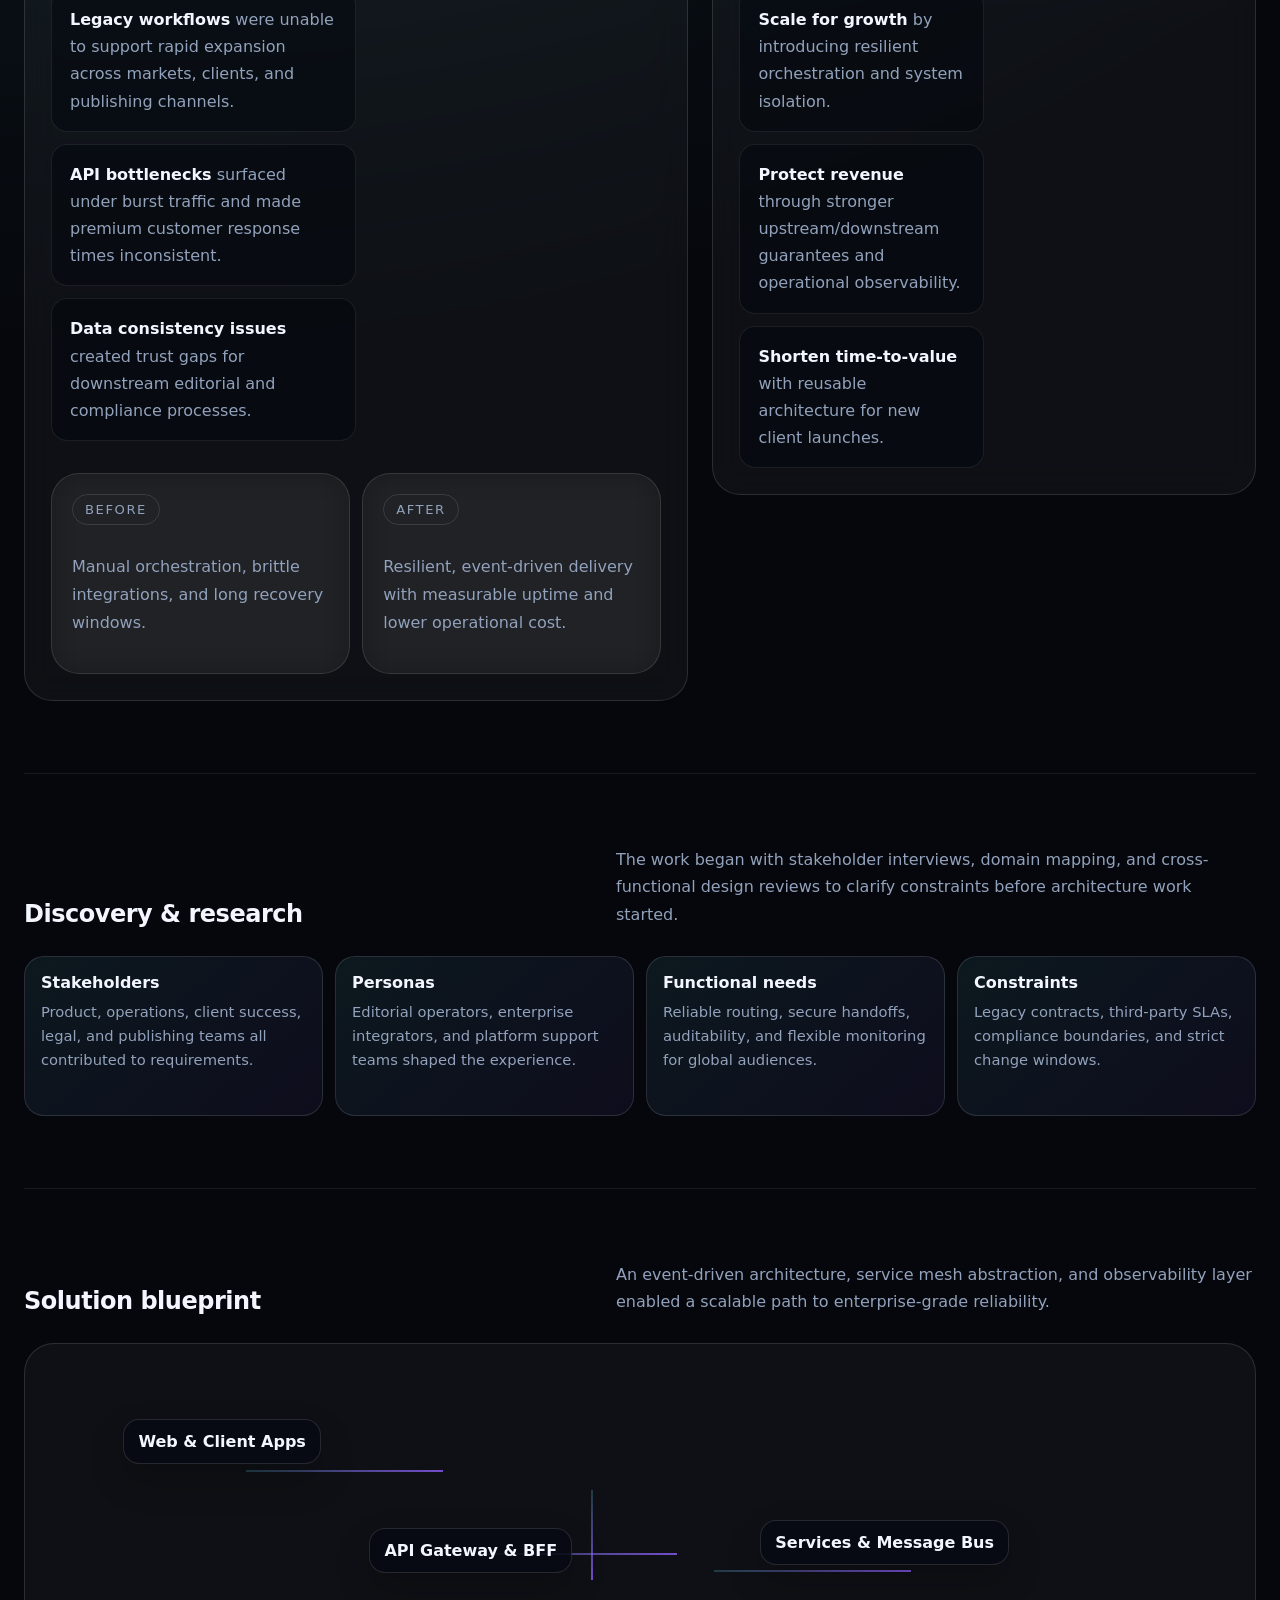
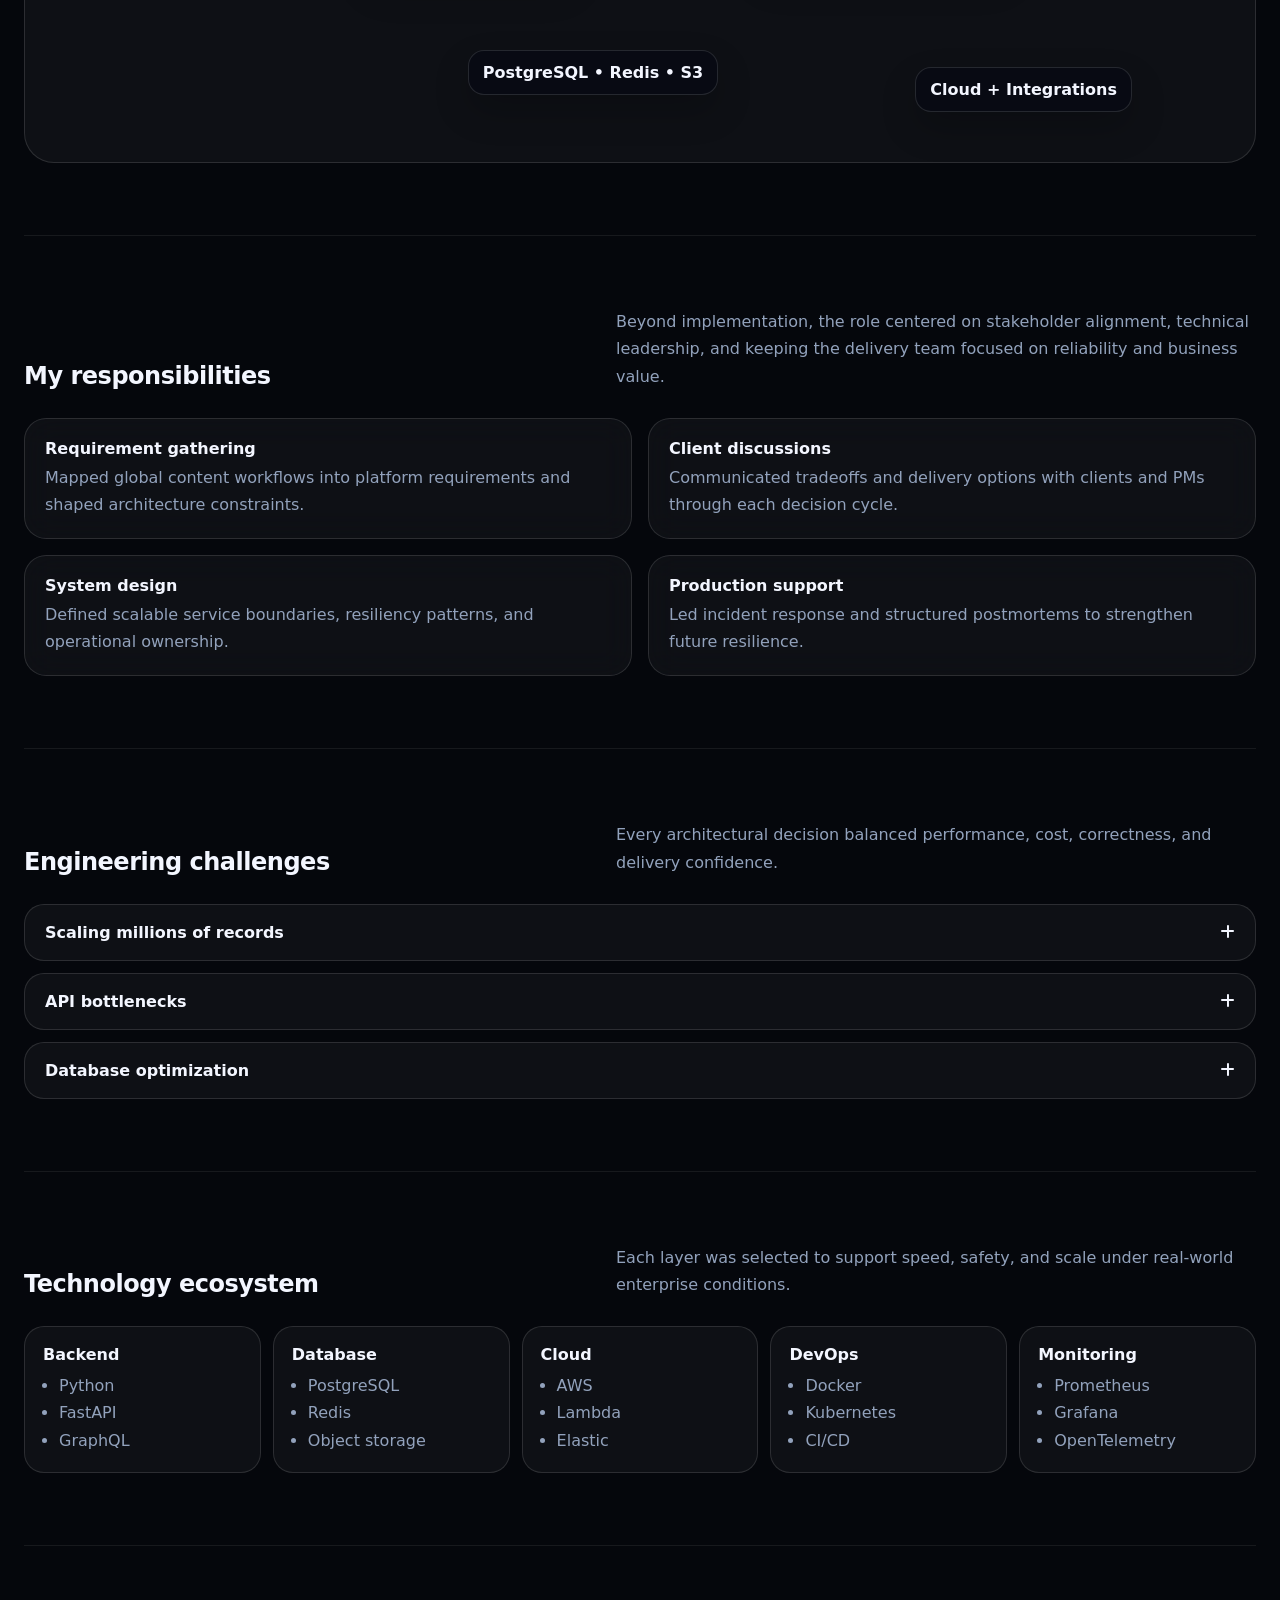
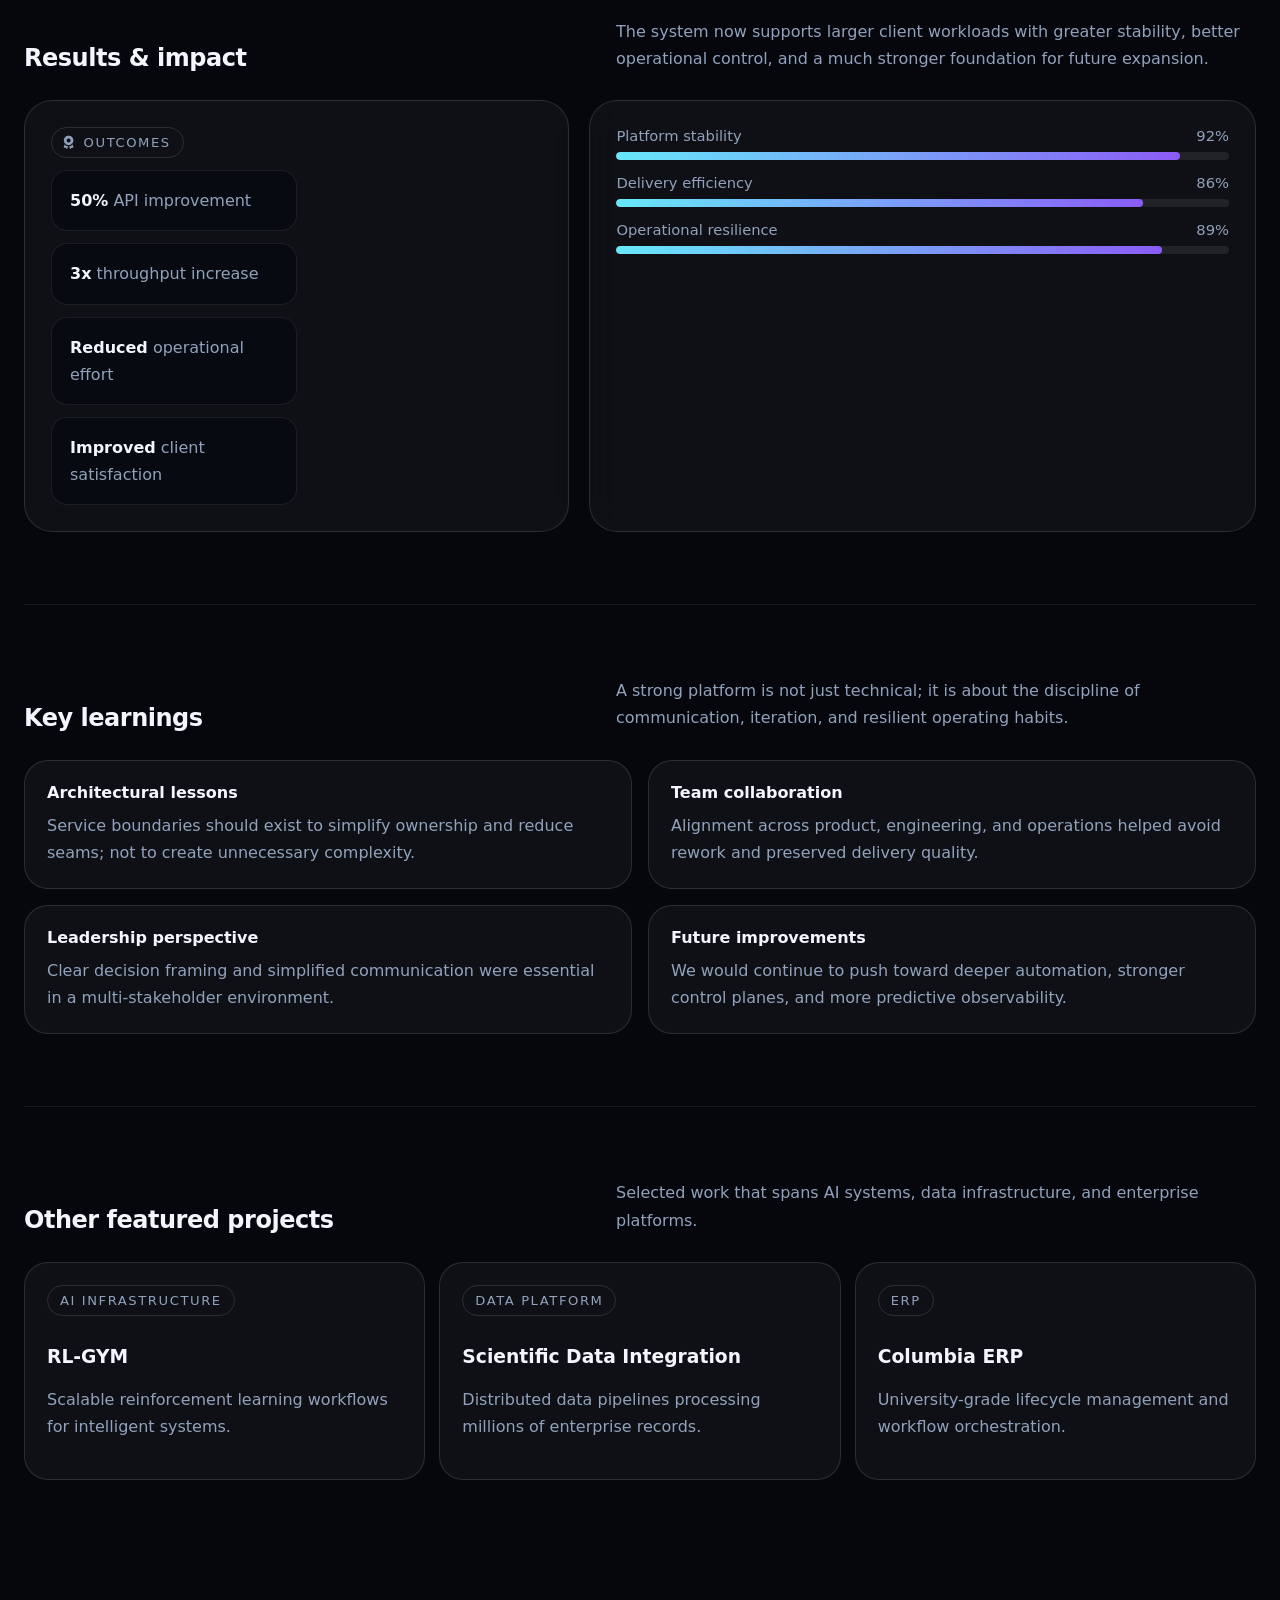
<file: MyPortfolio/src/index/reuters-connect.html>
<!DOCTYPE html>
<html lang="en">
<head>
    <meta charset="UTF-8">
    <meta name="viewport" content="width=device-width, initial-scale=1.0">
    <title>Reuters Connect | Enterprise Case Study</title>
    <link rel="stylesheet" href="https://cdnjs.cloudflare.com/ajax/libs/font-awesome/6.7.1/css/all.min.css">
    <link rel="stylesheet" href="style.css">
    <style>
        :root {
            --case-bg: #05070c;
            --case-surface: rgba(255,255,255,0.06);
            --case-border: rgba(255,255,255,0.12);
            --case-text: #f3f6ff;
            --case-muted: #92a2bc;
            --case-cyan: #67e8f9;
            --case-purple: #8b5cf6;
        }

        html {
            scroll-behavior: smooth;
        }

        body.case-study-page {
            margin: 0;
            background:
                radial-gradient(circle at 10% 0%, rgba(103,232,249,0.18), transparent 30%),
                radial-gradient(circle at 90% 0%, rgba(139,92,246,0.16), transparent 25%),
                var(--case-bg);
            color: var(--case-text);
            font-family: Inter, ui-sans-serif, system-ui, -apple-system, BlinkMacSystemFont, "Segoe UI", sans-serif;
            overflow-x: hidden;
        }

        .case-study-page * { box-sizing: border-box; }

        .case-shell {
            position: relative;
            max-width: 1400px;
            margin: 0 auto;
            padding: 24px 24px 100px;
        }

        .case-nav {
            position: sticky;
            top: 18px;
            z-index: 20;
            display: flex;
            align-items: center;
            justify-content: space-between;
            padding: 14px 18px;
            border: 1px solid var(--case-border);
            border-radius: 999px;
            backdrop-filter: blur(22px);
            background: rgba(8, 10, 16, 0.65);
            box-shadow: 0 20px 60px rgba(0,0,0,0.25);
            margin-bottom: 26px;
        }

        .case-nav .brand {
            font-size: 1rem;
            letter-spacing: 0.16em;
            text-transform: uppercase;
            color: var(--case-muted);
            text-decoration: none;
        }

        .case-nav .nav-links {
            display: flex;
            gap: 18px;
            flex-wrap: wrap;
        }

        .case-nav .nav-links a {
            color: var(--case-muted);
            text-decoration: none;
            font-size: 0.92rem;
            transition: color 0.25s ease;
        }

        .case-nav .nav-links a:hover,
        .case-nav .nav-links a.active {
            color: var(--case-text);
        }

        .progress-track {
            position: sticky;
            top: 0;
            z-index: 19;
            width: 100%;
            height: 2px;
            background: rgba(255,255,255,0.1);
            margin-bottom: 28px;
            border-radius: 999px;
            overflow: hidden;
        }

        .progress-fill {
            height: 100%;
            width: 0;
            background: linear-gradient(90deg, var(--case-cyan), var(--case-purple));
            transition: width 0.25s ease;
        }

        .section {
            position: relative;
            padding: 72px 0;
            border-top: 1px solid rgba(255,255,255,0.07);
        }

        .hero {
            padding-top: 60px;
            min-height: 92vh;
            display: grid;
            align-items: center;
            grid-template-columns: 1.1fr 0.9fr;
            gap: 40px;
        }

        .eyebrow {
            display: inline-flex;
            align-items: center;
            gap: 10px;
            padding: 8px 12px;
            border: 1px solid rgba(103,232,249,0.24);
            border-radius: 999px;
            color: var(--case-cyan);
            font-size: 0.8rem;
            letter-spacing: 0.18em;
            text-transform: uppercase;
            margin-bottom: 18px;
        }

        .hero h1 {
            font-size: clamp(2.8rem, 5vw, 5.4rem);
            line-height: 0.95;
            margin: 0 0 16px;
            letter-spacing: -0.03em;
        }

        .hero .lede {
            font-size: 1.12rem;
            line-height: 1.8;
            color: var(--case-muted);
            max-width: 720px;
            margin-bottom: 28px;
        }

        .meta-grid {
            display: grid;
            grid-template-columns: repeat(2, minmax(160px, 1fr));
            gap: 12px;
            margin-bottom: 28px;
            max-width: 620px;
        }

        .meta-card {
            padding: 14px 16px;
            border-radius: 16px;
            border: 1px solid var(--case-border);
            background: rgba(255,255,255,0.04);
            backdrop-filter: blur(16px);
        }

        .meta-card .label {
            color: var(--case-muted);
            font-size: 0.77rem;
            letter-spacing: 0.16em;
            text-transform: uppercase;
            display: block;
            margin-bottom: 6px;
        }

        .meta-card .value {
            font-size: 0.98rem;
            font-weight: 600;
            color: var(--case-text);
        }

        .hero-actions {
            display: flex;
            gap: 14px;
            flex-wrap: wrap;
        }

        .btn-main, .btn-secondary {
            display: inline-flex;
            align-items: center;
            justify-content: center;
            border-radius: 999px;
            padding: 12px 20px;
            text-decoration: none;
            transition: transform 0.25s ease, border-color 0.25s ease, background 0.25s ease;
        }

        .btn-main {
            color: white;
            background: linear-gradient(90deg, var(--case-cyan), var(--case-purple));
            box-shadow: 0 16px 40px rgba(103,232,249,0.2);
        }

        .btn-secondary {
            color: var(--case-text);
            border: 1px solid var(--case-border);
            background: rgba(255,255,255,0.04);
        }

        .btn-main:hover, .btn-secondary:hover {
            transform: translateY(-2px);
        }

        .hero-visual {
            position: relative;
            min-height: 560px;
            display: grid;
            place-items: center;
        }

        .hero-visual .orb {
            position: absolute;
            inset: 8% 10%;
            border-radius: 38px;
            border: 1px solid var(--case-border);
            background: linear-gradient(135deg, rgba(255,255,255,0.06), rgba(103,232,249,0.04));
            backdrop-filter: blur(34px);
            box-shadow: inset 0 1px 0 rgba(255,255,255,0.16), 0 30px 90px rgba(0,0,0,0.38);
            overflow: hidden;
        }

        .hero-visual .grid {
            position: absolute;
            inset: 0;
            background-image: linear-gradient(rgba(255,255,255,0.05) 1px, transparent 1px), linear-gradient(90deg, rgba(255,255,255,0.05) 1px, transparent 1px);
            background-size: 36px 36px;
            mask-image: linear-gradient(180deg, rgba(0,0,0,0.95), transparent 100%);
        }

        .hero-visual .node {
            position: absolute;
            padding: 12px 14px;
            border-radius: 12px;
            font-size: 0.8rem;
            font-weight: 600;
            letter-spacing: 0.12em;
            text-transform: uppercase;
            color: var(--case-text);
            border: 1px solid var(--case-border);
            background: rgba(3,6,12,0.9);
            box-shadow: 0 14px 34px rgba(0,0,0,0.24);
            animation: drift 6s ease-in-out infinite;
        }

        .hero-visual .node:nth-child(2) { top: 22%; left: 18%; animation-delay: -1s; }
        .hero-visual .node:nth-child(3) { top: 52%; right: 16%; animation-delay: -2.4s; }
        .hero-visual .node:nth-child(4) { bottom: 20%; left: 24%; animation-delay: -3.2s; }

        @keyframes drift {
            0%, 100% { transform: translateY(0px); }
            50% { transform: translateY(-10px); }
        }

        .section-head {
            display: flex;
            justify-content: space-between;
            align-items: end;
            gap: 16px;
            margin-bottom: 28px;
            flex-wrap: wrap;
        }

        .section-head h2 {
            font-size: 1.5rem;
            margin: 0;
            letter-spacing: -0.02em;
        }

        .section-head p {
            color: var(--case-muted);
            margin: 0;
            max-width: 640px;
            line-height: 1.7;
        }

        .metric-grid {
            display: grid;
            grid-template-columns: repeat(4, minmax(180px, 1fr));
            gap: 16px;
            margin-top: 12px;
        }

        .metric-card {
            padding: 24px;
            border: 1px solid var(--case-border);
            border-radius: 24px;
            background: linear-gradient(135deg, rgba(255,255,255,0.06), rgba(255,255,255,0.03));
            backdrop-filter: blur(18px);
        }

        .metric-card .value {
            font-size: 1.45rem;
            font-weight: 700;
            margin-bottom: 6px;
            color: var(--case-cyan);
        }

        .metric-card .label {
            color: var(--case-muted);
            font-size: 0.95rem;
        }

        .story-grid {
            display: grid;
            grid-template-columns: 1.1fr 0.9fr;
            gap: 24px;
            align-items: start;
        }

        .panel {
            border-radius: 28px;
            border: 1px solid var(--case-border);
            background: rgba(255,255,255,0.04);
            padding: 26px;
            backdrop-filter: blur(16px);
        }

        .timeline-list {
            display: grid;
            gap: 12px;
        }

        .timeline-item {
            padding: 16px 18px;
            border-radius: 16px;
            border: 1px solid rgba(255,255,255,0.08);
            background: rgba(2,6,12,0.45);
            color: var(--case-muted);
            line-height: 1.7;
        }

        .timeline-item strong {
            color: var(--case-text);
        }

        .before-after {
            display: grid;
            grid-template-columns: 1fr 1fr;
            gap: 12px;
            margin-top: 16px;
        }

        .pill {
            display: inline-flex;
            align-items: center;
            gap: 8px;
            border-radius: 999px;
            border: 1px solid var(--case-border);
            padding: 7px 12px;
            color: var(--case-muted);
            font-size: 0.82rem;
            letter-spacing: 0.12em;
            text-transform: uppercase;
            margin-bottom: 12px;
        }

        .journey-map {
            display: grid;
            grid-template-columns: repeat(4, minmax(0, 1fr));
            gap: 12px;
            margin-top: 24px;
        }

        .journey-card {
            padding: 16px;
            border-radius: 20px;
            border: 1px solid var(--case-border);
            background: linear-gradient(140deg, rgba(103,232,249,0.08), rgba(139,92,246,0.07));
            min-height: 160px;
        }

        .journey-card h3 {
            margin: 0 0 8px;
            font-size: 1rem;
        }

        .journey-card p {
            color: var(--case-muted);
            line-height: 1.65;
            font-size: 0.92rem;
            margin: 0;
        }

        .architecture-diagram {
            position: relative;
            padding: 26px;
            border-radius: 30px;
            border: 1px solid var(--case-border);
            background: rgba(255,255,255,0.04);
            min-height: 420px;
            overflow: hidden;
        }

        .flow-line {
            position: absolute;
            height: 2px;
            background: linear-gradient(90deg, rgba(103,232,249,0.2), rgba(139,92,246,0.8));
            transform-origin: left center;
            animation: pulseLine 4s ease-in-out infinite;
        }

        .flow-line.vertical { width: 2px; height: 90px; background: linear-gradient(180deg, rgba(103,232,249,0.2), rgba(139,92,246,0.8)); }

        .layer-node {
            position: absolute;
            padding: 12px 14px;
            min-width: 140px;
            border-radius: 16px;
            border: 1px solid var(--case-border);
            background: rgba(7,10,19,0.86);
            text-align: center;
            font-weight: 600;
            color: var(--case-text);
            box-shadow: 0 16px 36px rgba(0,0,0,0.2);
        }

        .layer-node.small { min-width: 100px; font-size: 0.85rem; }

        .layer-node.top { top: 18%; left: 8%; }
        .layer-node.mid { top: 44%; left: 28%; }
        .layer-node.data { top: 42%; right: 20%; }
        .layer-node.cloud { bottom: 16%; left: 36%; }
        .layer-node.third { bottom: 12%; right: 10%; }

        @keyframes pulseLine {
            0%, 100% { opacity: 0.45; }
            50% { opacity: 1; }
        }

        .responsibility-list {
            display: grid;
            grid-template-columns: repeat(2, minmax(0, 1fr));
            gap: 16px;
            margin-top: 18px;
        }

        .resp-card {
            padding: 20px;
            border-radius: 22px;
            border: 1px solid var(--case-border);
            background: rgba(255,255,255,0.04);
            backdrop-filter: blur(16px);
        }

        .resp-card h3 { margin: 0 0 6px; font-size: 1rem; }
        .resp-card p { margin: 0; color: var(--case-muted); line-height: 1.7; }

        .expand-grid { display: grid; gap: 12px; }

        .expand-card {
            border: 1px solid var(--case-border);
            border-radius: 20px;
            background: rgba(255,255,255,0.04);
            padding: 18px 20px;
            overflow: hidden;
            transition: border-color 0.25s ease, transform 0.25s ease;
        }

        .expand-card.open {
            border-color: rgba(103,232,249,0.4);
            transform: translateY(-2px);
        }

        .expand-card .head {
            display: flex;
            justify-content: space-between;
            align-items: center;
            gap: 12px;
            cursor: pointer;
            font-weight: 600;
        }

        .expand-card .body {
            max-height: 0;
            overflow: hidden;
            transition: max-height 0.3s ease;
            color: var(--case-muted);
            line-height: 1.7;
            margin-top: 0;
        }

        .expand-card.open .body { max-height: 220px; margin-top: 12px; }

        .stack-grid {
            display: grid;
            grid-template-columns: repeat(5, minmax(0, 1fr));
            gap: 12px;
        }

        .stack-card {
            padding: 18px;
            border-radius: 20px;
            border: 1px solid var(--case-border);
            background: rgba(255,255,255,0.04);
            min-height: 120px;
        }

        .stack-card h3 { margin: 0 0 8px; font-size: 1rem; }
        .stack-card ul { padding-left: 16px; margin: 0; color: var(--case-muted); line-height: 1.7; }

        .results-grid {
            display: grid;
            grid-template-columns: 0.9fr 1.1fr;
            gap: 20px;
        }

        .bar-list { display: grid; gap: 14px; }
        .bar-item { display: grid; gap: 8px; }
        .bar-top { display: flex; justify-content: space-between; color: var(--case-muted); font-size: 0.92rem; }
        .bar-track { height: 8px; border-radius: 999px; background: rgba(255,255,255,0.08); overflow: hidden; }
        .bar-fill { height: 100%; border-radius: inherit; background: linear-gradient(90deg, var(--case-cyan), var(--case-purple)); width: 0; transition: width 1s ease; }

        .learn-grid { display: grid; grid-template-columns: repeat(2, minmax(0, 1fr)); gap: 16px; }
        .learn-card { padding: 22px; border-radius: 24px; border: 1px solid var(--case-border); background: rgba(255,255,255,0.04); }
        .learn-card h3 { margin: 0 0 10px; font-size: 1rem; }
        .learn-card p { margin: 0; color: var(--case-muted); line-height: 1.7; }

        .featured-row { display: grid; grid-template-columns: repeat(3, minmax(0, 1fr)); gap: 14px; }
        .featured-card { padding: 22px; border-radius: 24px; border: 1px solid var(--case-border); background: rgba(255,255,255,0.04); text-decoration: none; color: inherit; transition: transform 0.28s ease, border-color 0.28s ease; }
        .featured-card:hover { transform: translateY(-3px); border-color: rgba(103,232,249,0.4); }
        .featured-card p { color: var(--case-muted); line-height: 1.7; }

        .reveal { opacity: 0; transform: translateY(20px); transition: opacity 0.7s ease, transform 0.7s ease; }
        .reveal.visible { opacity: 1; transform: translateY(0); }

        @media (max-width: 1024px) {
            .hero, .story-grid, .results-grid { grid-template-columns: 1fr; }
            .metric-grid, .journey-map, .stack-grid, .featured-row { grid-template-columns: repeat(2, minmax(0, 1fr)); }
            .responsibility-list, .learn-grid { grid-template-columns: 1fr; }
        }

        @media (max-width: 720px) {
            .case-shell { padding: 16px 16px 80px; }
            .case-nav { flex-direction: column; gap: 10px; border-radius: 24px; }
            .meta-grid, .metric-grid, .journey-map, .stack-grid, .featured-row, .before-after { grid-template-columns: 1fr; }
            .hero { min-height: auto; padding-top: 28px; }
            .section { padding: 56px 0; }
        }
    </style>
</head>
<body class="case-study-page">
    <div class="case-shell">
        <nav class="case-nav">
            <a class="brand" href="index.html">StackBracket</a>
            <div class="nav-links">
                <a href="#summary">Summary</a>
                <a href="#challenge">Challenge</a>
                <a href="#architecture">Architecture</a>
                <a href="#results">Results</a>
            </div>
            <a class="btn-secondary" href="index.html#featured-projects">Back to portfolio</a>
        </nav>

        <div class="progress-track">
            <div class="progress-fill" id="progressFill"></div>
        </div>

        <header class="hero section reveal">
            <div>
                <div class="eyebrow"><i class="fa-solid fa-satellite-dish"></i> Enterprise case study</div>
                <h1>Reuters Connect</h1>
                <p class="lede">A large-scale global news distribution platform serving millions of content requests with resilient APIs, high-availability integrations, and executive-grade delivery.</p>
                <div class="meta-grid">
                    <div class="meta-card">
                        <span class="label">Timeline</span>
                        <span class="value">8 months</span>
                    </div>
                    <div class="meta-card">
                        <span class="label">Team</span>
                        <span class="value">70 engineers</span>
                    </div>
                    <div class="meta-card">
                        <span class="label">Role</span>
                        <span class="value">Backend Engineer</span>
                    </div>
                    <div class="meta-card">
                        <span class="label">Stack</span>
                        <span class="value">Python • GraphQL • AWS</span>
                    </div>
                </div>
                <div class="hero-actions">
                    <a class="btn-main" href="#architecture">View Architecture</a>
                    <a class="btn-secondary" href="#results">See impact</a>
                </div>
            </div>
            <div class="hero-visual">
                <div class="orb">
                    <div class="grid"></div>
                </div>
                <div class="node">Client APIs</div>
                <div class="node">Edge Cache</div>
                <div class="node">Messaging</div>
                <div class="node">Observability</div>
            </div>
        </header>

        <section id="summary" class="section reveal">
            <div class="section-head">
                <h2>Executive summary</h2>
                <p>The goal was to modernize fragmented workflows and create a scalable platform that could serve enterprise customers with reliability, momentum, and measurable efficiency.</p>
            </div>
            <div class="metric-grid">
                <div class="metric-card">
                    <div class="value" data-target="120">0</div>
                    <div class="label">M+ records processed</div>
                </div>
                <div class="metric-card">
                    <div class="value" data-target="47">0</div>
                    <div class="label">% latency reduction</div>
                </div>
                <div class="metric-card">
                    <div class="value" data-target="16">0</div>
                    <div class="label">countries served</div>
                </div>
                <div class="metric-card">
                    <div class="value" data-target="32">0</div>
                    <div class="label">% infra savings</div>
                </div>
            </div>
        </section>

        <section id="challenge" class="section reveal">
            <div class="section-head">
                <h2>The challenge</h2>
                <p>Legacy routing, brittle integrations, and distributed delivery paths were limiting throughput and exposing the platform to operational risk.</p>
            </div>
            <div class="story-grid">
                <div class="panel">
                    <div class="pill"><i class="fa-solid fa-chart-line"></i> Business reality</div>
                    <div class="timeline-list">
                        <div class="timeline-item"><strong>Legacy workflows</strong> were unable to support rapid expansion across markets, clients, and publishing channels.</div>
                        <div class="timeline-item"><strong>API bottlenecks</strong> surfaced under burst traffic and made premium customer response times inconsistent.</div>
                        <div class="timeline-item"><strong>Data consistency issues</strong> created trust gaps for downstream editorial and compliance processes.</div>
                    </div>
                    <div class="before-after">
                        <div class="panel" style="padding:20px; margin-top:16px;">
                            <div class="pill">Before</div>
                            <p style="color: var(--case-muted); line-height:1.75;">Manual orchestration, brittle integrations, and long recovery windows.</p>
                        </div>
                        <div class="panel" style="padding:20px; margin-top:16px;">
                            <div class="pill">After</div>
                            <p style="color: var(--case-muted); line-height:1.75;">Resilient, event-driven delivery with measurable uptime and lower operational cost.</p>
                        </div>
                    </div>
                </div>
                <div class="panel">
                    <div class="pill"><i class="fa-solid fa-rocket"></i> Strategic outcomes</div>
                    <div class="timeline-list">
                        <div class="timeline-item"><strong>Scale for growth</strong> by introducing resilient orchestration and system isolation.</div>
                        <div class="timeline-item"><strong>Protect revenue</strong> through stronger upstream/downstream guarantees and operational observability.</div>
                        <div class="timeline-item"><strong>Shorten time-to-value</strong> with reusable architecture for new client launches.</div>
                    </div>
                </div>
            </div>
        </section>

        <section id="research" class="section reveal">
            <div class="section-head">
                <h2>Discovery & research</h2>
                <p>The work began with stakeholder interviews, domain mapping, and cross-functional design reviews to clarify constraints before architecture work started.</p>
            </div>
            <div class="journey-map">
                <div class="journey-card">
                    <h3>Stakeholders</h3>
                    <p>Product, operations, client success, legal, and publishing teams all contributed to requirements.</p>
                </div>
                <div class="journey-card">
                    <h3>Personas</h3>
                    <p>Editorial operators, enterprise integrators, and platform support teams shaped the experience.</p>
                </div>
                <div class="journey-card">
                    <h3>Functional needs</h3>
                    <p>Reliable routing, secure handoffs, auditability, and flexible monitoring for global audiences.</p>
                </div>
                <div class="journey-card">
                    <h3>Constraints</h3>
                    <p>Legacy contracts, third-party SLAs, compliance boundaries, and strict change windows.</p>
                </div>
            </div>
        </section>

        <section id="architecture" class="section reveal">
            <div class="section-head">
                <h2>Solution blueprint</h2>
                <p>An event-driven architecture, service mesh abstraction, and observability layer enabled a scalable path to enterprise-grade reliability.</p>
            </div>
            <div class="architecture-diagram">
                <div class="flow-line" style="top: 30%; left: 18%; width: 16%;"></div>
                <div class="flow-line" style="top: 50%; left: 36%; width: 17%;"></div>
                <div class="flow-line" style="top: 54%; left: 56%; width: 16%;"></div>
                <div class="flow-line vertical" style="top: 35%; left: 46%;"></div>
                <div class="layer-node top">Web & Client Apps</div>
                <div class="layer-node mid">API Gateway & BFF</div>
                <div class="layer-node data">Services & Message Bus</div>
                <div class="layer-node cloud">PostgreSQL • Redis • S3</div>
                <div class="layer-node third">Cloud + Integrations</div>
            </div>
        </section>

        <section id="responsibilities" class="section reveal">
            <div class="section-head">
                <h2>My responsibilities</h2>
                <p>Beyond implementation, the role centered on stakeholder alignment, technical leadership, and keeping the delivery team focused on reliability and business value.</p>
            </div>
            <div class="responsibility-list">
                <div class="resp-card">
                    <h3>Requirement gathering</h3>
                    <p>Mapped global content workflows into platform requirements and shaped architecture constraints.</p>
                </div>
                <div class="resp-card">
                    <h3>Client discussions</h3>
                    <p>Communicated tradeoffs and delivery options with clients and PMs through each decision cycle.</p>
                </div>
                <div class="resp-card">
                    <h3>System design</h3>
                    <p>Defined scalable service boundaries, resiliency patterns, and operational ownership.</p>
                </div>
                <div class="resp-card">
                    <h3>Production support</h3>
                    <p>Led incident response and structured postmortems to strengthen future resilience.</p>
                </div>
            </div>
        </section>

        <section id="challenges" class="section reveal">
            <div class="section-head">
                <h2>Engineering challenges</h2>
                <p>Every architectural decision balanced performance, cost, correctness, and delivery confidence.</p>
            </div>
            <div class="expand-grid">
                <div class="expand-card">
                    <div class="head"><span>Scaling millions of records</span><i class="fa-solid fa-plus"></i></div>
                    <div class="body">
                        <p>We partitioned the ingestion path, isolated heavy consumers, and optimized throughput through staged processing and opportunistic caching. The result was a materially lower tail latency and better burst handling.</p>
                    </div>
                </div>
                <div class="expand-card">
                    <div class="head"><span>API bottlenecks</span><i class="fa-solid fa-plus"></i></div>
                    <div class="body">
                        <p>We introduced rate shaping, request coalescing, and connection pooling to reduce contention under load. The change improved servicing efficiency across high-volume traffic and simplified incident response.</p>
                    </div>
                </div>
                <div class="expand-card">
                    <div class="head"><span>Database optimization</span><i class="fa-solid fa-plus"></i></div>
                    <div class="body">
                        <p>Indexing, query rewrite, and read model tuning reduced slower paths and improved cache hit ratios. That made the platform more predictable during business-critical periods.</p>
                    </div>
                </div>
            </div>
        </section>

        <section id="stack" class="section reveal">
            <div class="section-head">
                <h2>Technology ecosystem</h2>
                <p>Each layer was selected to support speed, safety, and scale under real-world enterprise conditions.</p>
            </div>
            <div class="stack-grid">
                <div class="stack-card">
                    <h3>Backend</h3>
                    <ul><li>Python</li><li>FastAPI</li><li>GraphQL</li></ul>
                </div>
                <div class="stack-card">
                    <h3>Database</h3>
                    <ul><li>PostgreSQL</li><li>Redis</li><li>Object storage</li></ul>
                </div>
                <div class="stack-card">
                    <h3>Cloud</h3>
                    <ul><li>AWS</li><li>Lambda</li><li>Elastic</li></ul>
                </div>
                <div class="stack-card">
                    <h3>DevOps</h3>
                    <ul><li>Docker</li><li>Kubernetes</li><li>CI/CD</li></ul>
                </div>
                <div class="stack-card">
                    <h3>Monitoring</h3>
                    <ul><li>Prometheus</li><li>Grafana</li><li>OpenTelemetry</li></ul>
                </div>
            </div>
        </section>

        <section id="results" class="section reveal">
            <div class="section-head">
                <h2>Results & impact</h2>
                <p>The system now supports larger client workloads with greater stability, better operational control, and a much stronger foundation for future expansion.</p>
            </div>
            <div class="results-grid">
                <div class="panel">
                    <div class="pill"><i class="fa-solid fa-award"></i> Outcomes</div>
                    <div class="timeline-list">
                        <div class="timeline-item"><strong>50%</strong> API improvement</div>
                        <div class="timeline-item"><strong>3x</strong> throughput increase</div>
                        <div class="timeline-item"><strong>Reduced</strong> operational effort</div>
                        <div class="timeline-item"><strong>Improved</strong> client satisfaction</div>
                    </div>
                </div>
                <div class="panel">
                    <div class="bar-list">
                        <div class="bar-item">
                            <div class="bar-top"><span>Platform stability</span><span>92%</span></div>
                            <div class="bar-track"><div class="bar-fill" data-width="92"></div></div>
                        </div>
                        <div class="bar-item">
                            <div class="bar-top"><span>Delivery efficiency</span><span>86%</span></div>
                            <div class="bar-track"><div class="bar-fill" data-width="86"></div></div>
                        </div>
                        <div class="bar-item">
                            <div class="bar-top"><span>Operational resilience</span><span>89%</span></div>
                            <div class="bar-track"><div class="bar-fill" data-width="89"></div></div>
                        </div>
                    </div>
                </div>
            </div>
        </section>

        <section class="section reveal">
            <div class="section-head">
                <h2>Key learnings</h2>
                <p>A strong platform is not just technical; it is about the discipline of communication, iteration, and resilient operating habits.</p>
            </div>
            <div class="learn-grid">
                <div class="learn-card">
                    <h3>Architectural lessons</h3>
                    <p>Service boundaries should exist to simplify ownership and reduce seams; not to create unnecessary complexity.</p>
                </div>
                <div class="learn-card">
                    <h3>Team collaboration</h3>
                    <p>Alignment across product, engineering, and operations helped avoid rework and preserved delivery quality.</p>
                </div>
                <div class="learn-card">
                    <h3>Leadership perspective</h3>
                    <p>Clear decision framing and simplified communication were essential in a multi-stakeholder environment.</p>
                </div>
                <div class="learn-card">
                    <h3>Future improvements</h3>
                    <p>We would continue to push toward deeper automation, stronger control planes, and more predictive observability.</p>
                </div>
            </div>
        </section>

        <section class="section reveal">
            <div class="section-head">
                <h2>Other featured projects</h2>
                <p>Selected work that spans AI systems, data infrastructure, and enterprise platforms.</p>
            </div>
            <div class="featured-row">
                <a class="featured-card" href="rl-gym.html">
                    <div class="pill">AI Infrastructure</div>
                    <h3>RL-GYM</h3>
                    <p>Scalable reinforcement learning workflows for intelligent systems.</p>
                </a>
                <a class="featured-card" href="scientific-data-integration.html">
                    <div class="pill">Data Platform</div>
                    <h3>Scientific Data Integration</h3>
                    <p>Distributed data pipelines processing millions of enterprise records.</p>
                </a>
                <a class="featured-card" href="columbia-erp.html">
                    <div class="pill">ERP</div>
                    <h3>Columbia ERP</h3>
                    <p>University-grade lifecycle management and workflow orchestration.</p>
                </a>
            </div>
        </section>
    </div>

    <script>
        const revealItems = document.querySelectorAll('.reveal');
        const observer = new IntersectionObserver(entries => {
            entries.forEach(entry => {
                if (entry.isIntersecting) {
                    entry.target.classList.add('visible');
                    observer.unobserve(entry.target);
                }
            });
        }, { threshold: 0.15 });
        revealItems.forEach(item => observer.observe(item));

        const progressFill = document.getElementById('progressFill');
        const updateProgress = () => {
            const scrollTop = window.scrollY;
            const height = document.documentElement.scrollHeight - window.innerHeight;
            const percent = height > 0 ? (scrollTop / height) * 100 : 0;
            progressFill.style.width = `${Math.min(100, Math.max(0, percent))}%`;
        };
        window.addEventListener('scroll', updateProgress, { passive: true });
        updateProgress();

        document.querySelectorAll('.expand-card').forEach(card => {
            card.querySelector('.head').addEventListener('click', () => {
                card.classList.toggle('open');
            });
        });

        document.querySelectorAll('.metric-card .value').forEach((el) => {
            const target = parseInt(el.dataset.target, 10);
            let current = 0;
            const step = target / 50;
            const tick = () => {
                current += step;
                el.textContent = current >= target ? `${target}${target === 120 ? 'M+' : target === 32 ? '%' : target === 16 ? '' : '%'}` : `${Math.round(current)}`;
                if (current < target) requestAnimationFrame(tick);
            };
            const observer2 = new IntersectionObserver(([entry]) => {
                if (entry.isIntersecting) {
                    tick();
                    observer2.disconnect();
                }
            }, { threshold: 0.4 });
            observer2.observe(el);
        });

        document.querySelectorAll('.bar-fill').forEach((bar) => {
            const width = bar.dataset.width;
            setTimeout(() => {
                bar.style.width = `${width}%`;
            }, 200);
        });
    </script>
</body>
</html>
</file>
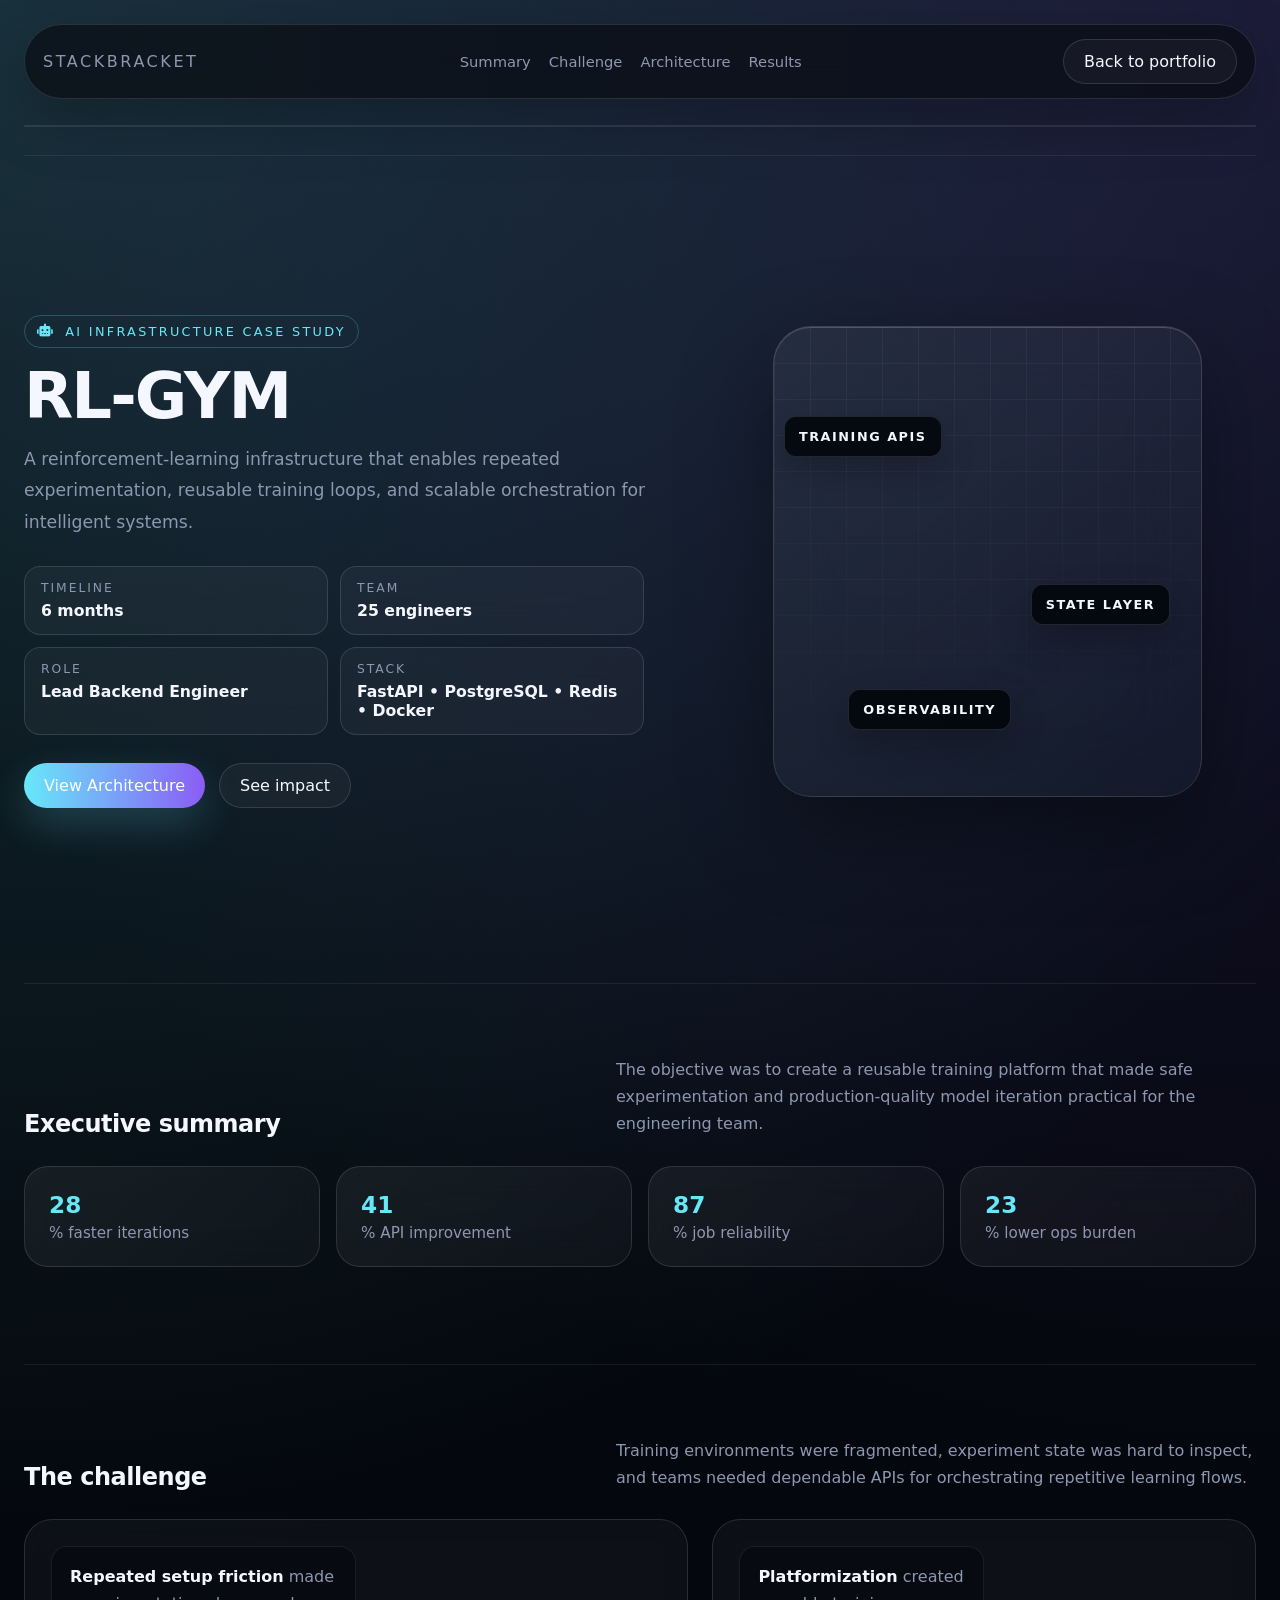
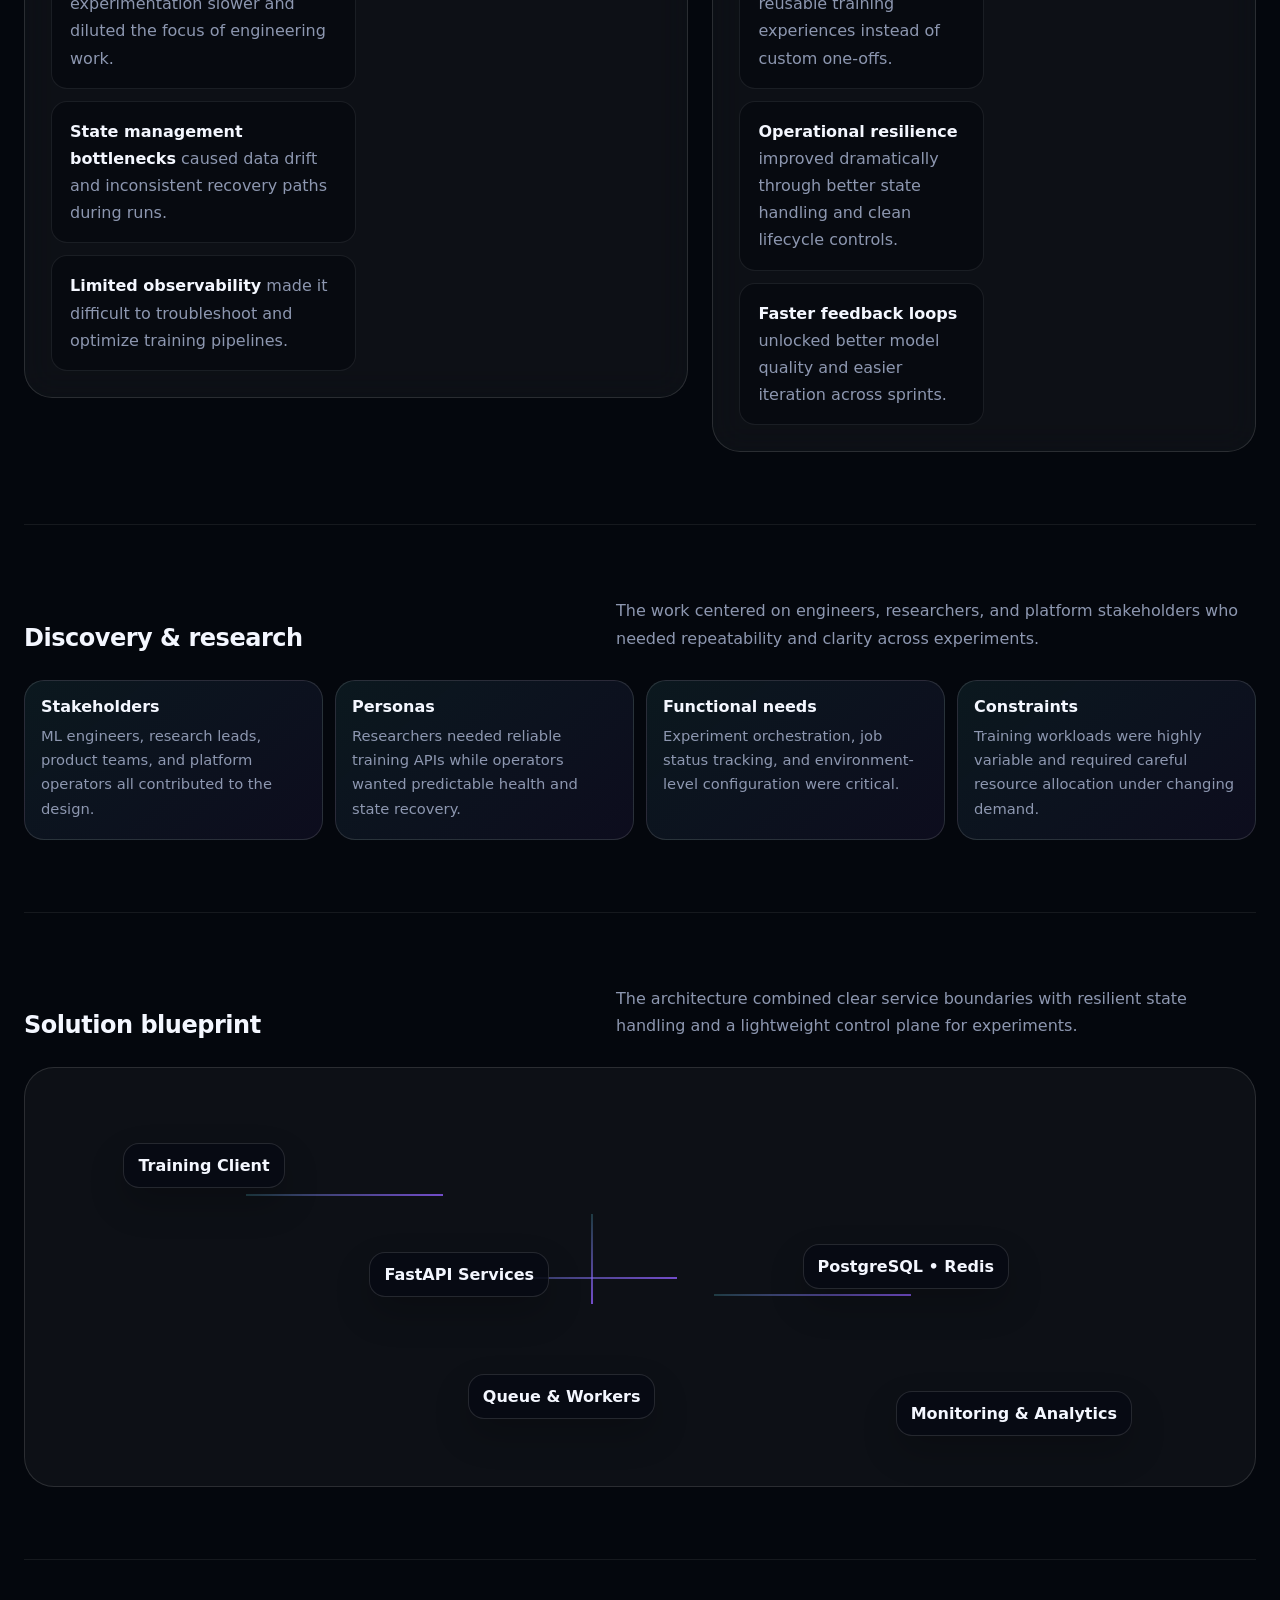
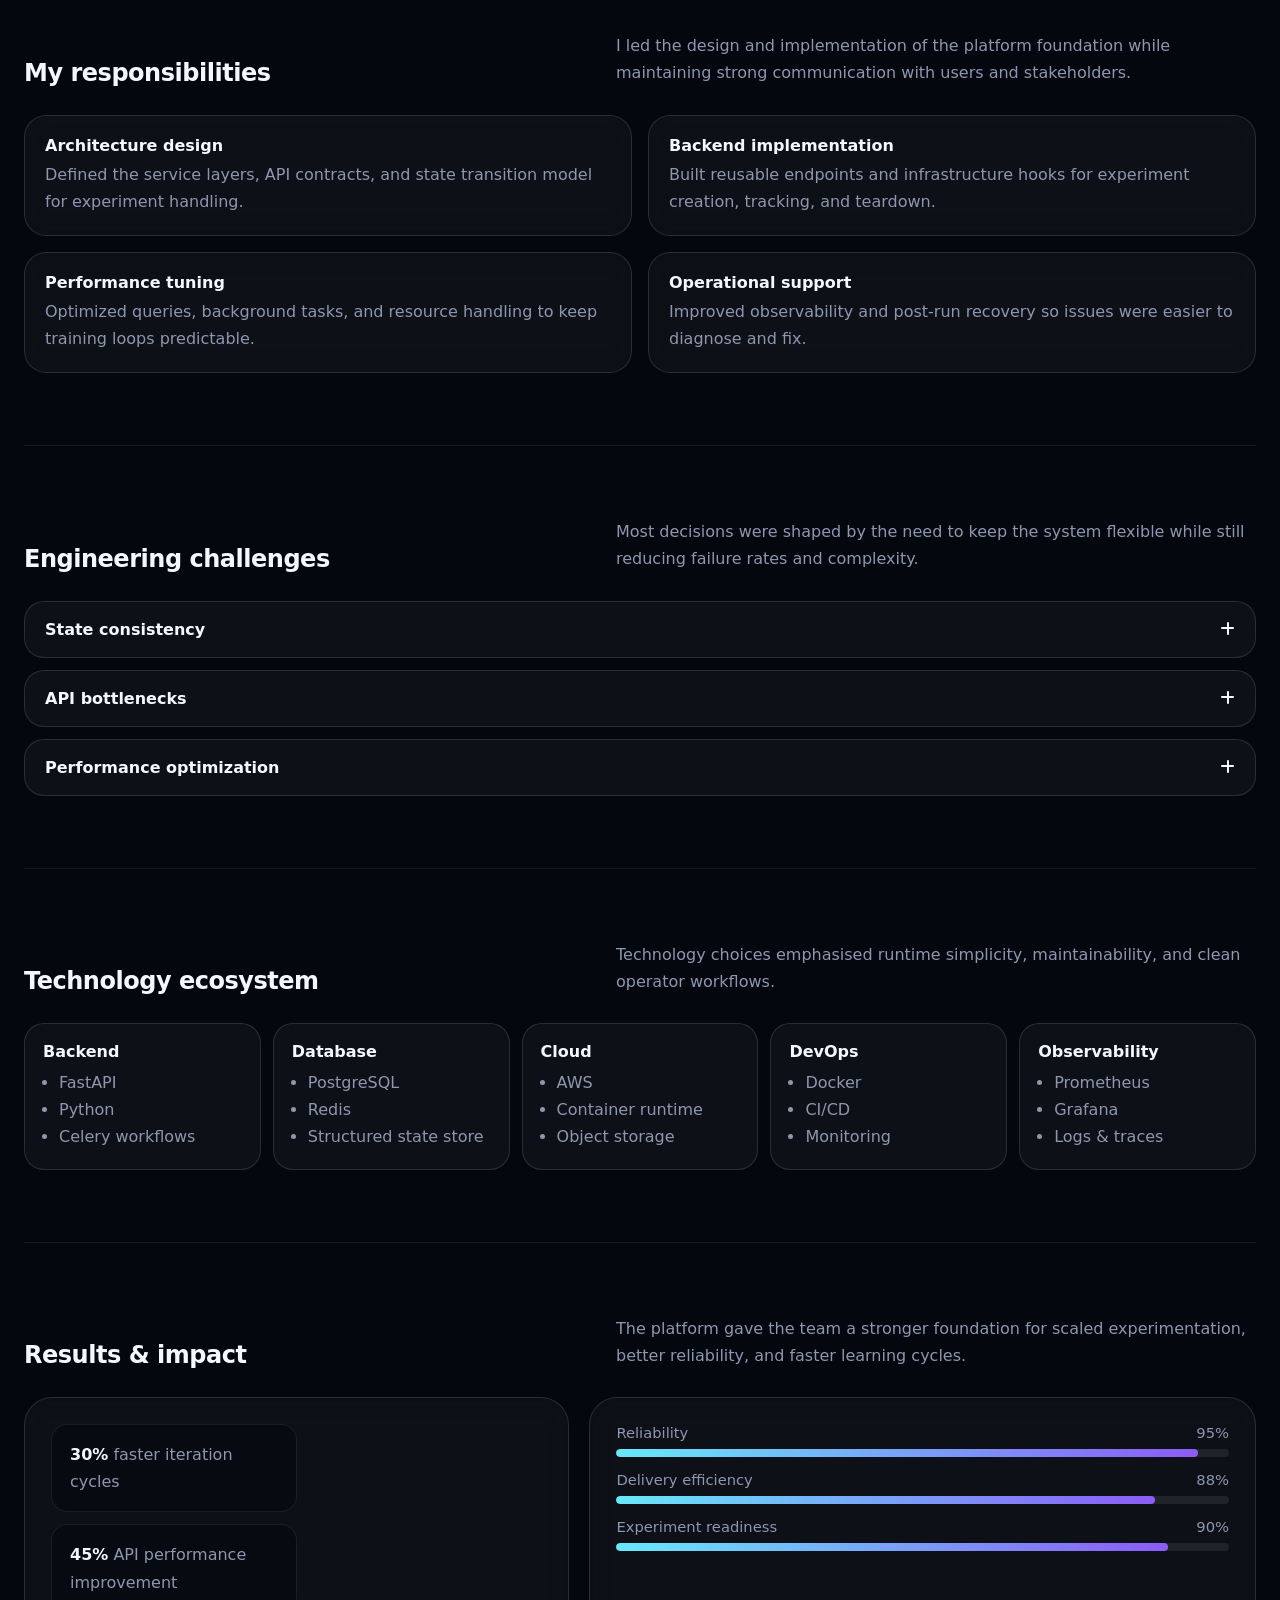
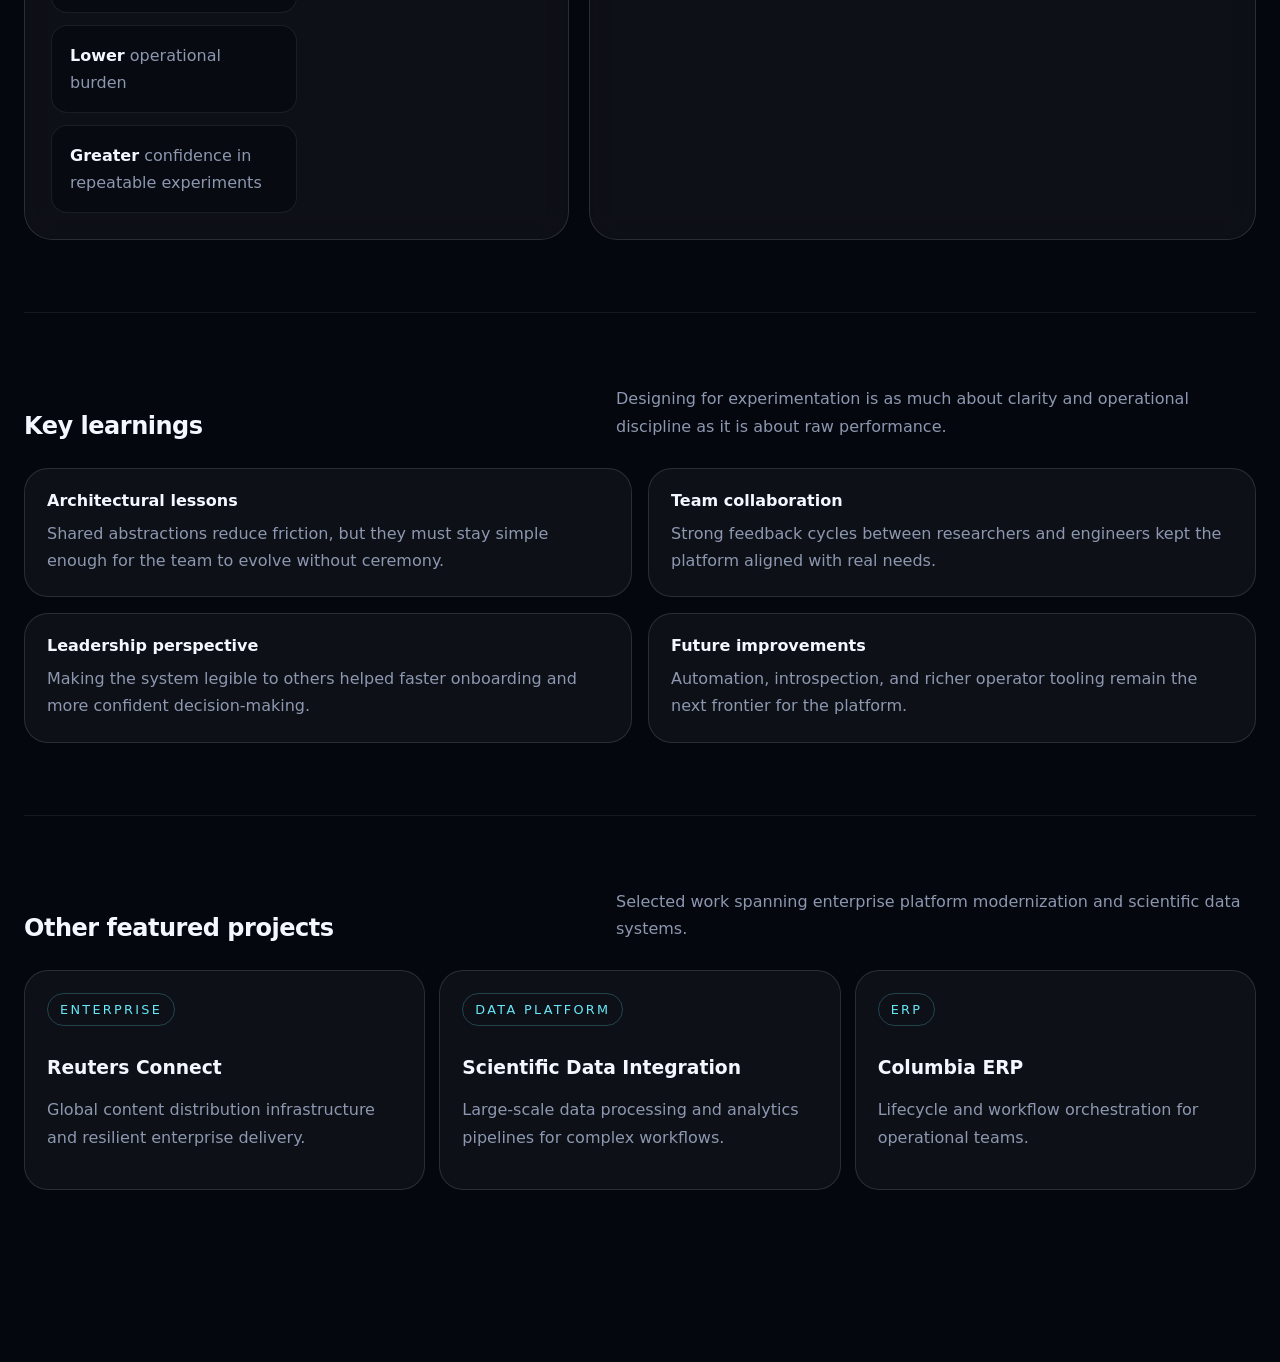
<file: MyPortfolio/src/index/rl-gym.html>
<!DOCTYPE html>
<html lang="en">
<head>
    <meta charset="UTF-8">
    <meta name="viewport" content="width=device-width, initial-scale=1.0">
    <title>RL-GYM | Enterprise Case Study</title>
    <link rel="stylesheet" href="https://cdnjs.cloudflare.com/ajax/libs/font-awesome/6.7.1/css/all.min.css">
    <link rel="stylesheet" href="style.css">
    <style>
        :root {
            --case-bg: #04070d;
            --case-surface: rgba(255,255,255,0.06);
            --case-border: rgba(255,255,255,0.12);
            --case-text: #f4f7ff;
            --case-muted: #8d97b0;
            --case-cyan: #67e8f9;
            --case-purple: #8b5cf6;
        }

        html { scroll-behavior: smooth; }
        body.case-study-page { margin:0; background: radial-gradient(circle at 0% 0%, rgba(103,232,249,0.18), transparent 25%), radial-gradient(circle at 100% 0%, rgba(139,92,246,0.16), transparent 24%), var(--case-bg); color: var(--case-text); font-family: Inter, ui-sans-serif, system-ui, -apple-system, BlinkMacSystemFont, "Segoe UI", sans-serif; overflow-x:hidden; }
        .case-study-page * { box-sizing: border-box; }
        .case-shell { position:relative; max-width:1400px; margin:0 auto; padding:24px 24px 100px; }
        .case-nav { position: sticky; top: 18px; z-index: 20; display:flex; align-items:center; justify-content:space-between; padding:14px 18px; border:1px solid var(--case-border); border-radius:999px; backdrop-filter: blur(22px); background: rgba(8,10,16,0.66); box-shadow:0 20px 60px rgba(0,0,0,0.25); margin-bottom:26px; }
        .case-nav .brand { font-size:1rem; letter-spacing:0.16em; text-transform:uppercase; color:var(--case-muted); text-decoration:none; }
        .case-nav .nav-links { display:flex; gap:18px; flex-wrap:wrap; }
        .case-nav .nav-links a { color:var(--case-muted); text-decoration:none; font-size:0.92rem; transition: color 0.25s ease; }
        .case-nav .nav-links a:hover, .case-nav .nav-links a.active { color:var(--case-text); }
        .progress-track { position: sticky; top:0; z-index:19; width:100%; height:2px; background:rgba(255,255,255,0.1); margin-bottom:28px; border-radius:999px; overflow:hidden; }
        .progress-fill { height:100%; width:0%; background: linear-gradient(90deg, var(--case-cyan), var(--case-purple)); transition:width 0.25s ease; }
        .section { position:relative; padding:72px 0; border-top: 1px solid rgba(255,255,255,0.07); }
        .hero { padding-top:56px; min-height:92vh; display:grid; grid-template-columns:1.1fr 0.9fr; gap:40px; align-items:center; }
        .eyebrow { display:inline-flex; align-items:center; gap:10px; padding:8px 12px; border:1px solid rgba(103,232,249,0.24); border-radius:999px; color:var(--case-cyan); font-size:0.8rem; letter-spacing:0.18em; text-transform:uppercase; margin-bottom:18px; }
        .hero h1 { font-size: clamp(2.8rem, 5vw, 5.3rem); line-height:0.95; margin:0 0 16px; letter-spacing:-0.03em; }
        .hero .lede { font-size:1.08rem; line-height:1.8; color:var(--case-muted); max-width:720px; margin-bottom:28px; }
        .meta-grid { display:grid; grid-template-columns: repeat(2, minmax(160px, 1fr)); gap:12px; margin-bottom:28px; max-width:620px; }
        .meta-card { padding:14px 16px; border-radius:16px; border:1px solid var(--case-border); background: rgba(255,255,255,0.04); backdrop-filter: blur(16px); }
        .meta-card .label { color:var(--case-muted); font-size:0.77rem; letter-spacing:0.16em; text-transform:uppercase; display:block; margin-bottom:6px; }
        .meta-card .value { font-size:0.98rem; font-weight:600; color:var(--case-text); }
        .hero-actions { display:flex; gap:14px; flex-wrap:wrap; }
        .btn-main, .btn-secondary { display:inline-flex; align-items:center; justify-content:center; border-radius:999px; padding:12px 20px; text-decoration:none; transition:transform 0.25s ease, border-color 0.25s ease, background 0.25s ease; }
        .btn-main { color:white; background:linear-gradient(90deg, var(--case-cyan), var(--case-purple)); box-shadow:0 16px 40px rgba(103,232,249,0.2); }
        .btn-secondary { color:var(--case-text); border:1px solid var(--case-border); background:rgba(255,255,255,0.04); }
        .btn-main:hover, .btn-secondary:hover { transform: translateY(-2px); }
        .hero-visual { position:relative; min-height:560px; display:grid; place-items:center; }
        .hero-visual .orb { position:absolute; inset:8% 10%; border-radius:38px; border:1px solid var(--case-border); background:linear-gradient(135deg, rgba(255,255,255,0.06), rgba(103,232,249,0.04)); backdrop-filter: blur(34px); box-shadow: inset 0 1px 0 rgba(255,255,255,0.16), 0 30px 90px rgba(0,0,0,0.38); overflow:hidden; }
        .hero-visual .grid { position:absolute; inset:0; background-image: linear-gradient(rgba(255,255,255,0.05) 1px, transparent 1px), linear-gradient(90deg, rgba(255,255,255,0.05) 1px, transparent 1px); background-size:36px 36px; mask-image: linear-gradient(180deg, rgba(0,0,0,0.95), transparent 100%); }
        .hero-visual .node { position:absolute; padding:12px 14px; border-radius:12px; font-size:0.8rem; font-weight:600; letter-spacing:0.12em; text-transform:uppercase; color:var(--case-text); border:1px solid var(--case-border); background:rgba(3,6,12,0.9); box-shadow:0 14px 34px rgba(0,0,0,0.24); animation:drift 6s ease-in-out infinite; }
        .hero-visual .node:nth-child(2) { top:24%; left:12%; animation-delay:-1s; }
        .hero-visual .node:nth-child(3) { top:54%; right:16%; animation-delay:-2.4s; }
        .hero-visual .node:nth-child(4) { bottom:20%; left:24%; animation-delay:-3.2s; }
        @keyframes drift { 0%,100% { transform: translateY(0px);} 50%{ transform:translateY(-10px);} }
        .section-head { display:flex; justify-content:space-between; align-items:end; gap:16px; margin-bottom:28px; flex-wrap:wrap; }
        .section-head h2 { font-size:1.5rem; margin:0; letter-spacing:-0.02em; }
        .section-head p { color:var(--case-muted); margin:0; max-width:640px; line-height:1.7; }
        .metric-grid { display:grid; grid-template-columns:repeat(4, minmax(180px, 1fr)); gap:16px; margin-top:12px; }
        .metric-card { padding:24px; border:1px solid var(--case-border); border-radius:24px; background:linear-gradient(135deg, rgba(255,255,255,0.06), rgba(255,255,255,0.03)); backdrop-filter:blur(18px); }
        .metric-card .value { font-size:1.45rem; font-weight:700; margin-bottom:6px; color:var(--case-cyan); }
        .metric-card .label { color:var(--case-muted); font-size:0.95rem; }
        .story-grid { display:grid; grid-template-columns:1.1fr 0.9fr; gap:24px; align-items:start; }
        .panel { border-radius:28px; border:1px solid var(--case-border); background:rgba(255,255,255,0.04); padding:26px; backdrop-filter: blur(16px); }
        .timeline-list { display:grid; gap:12px; }
        .timeline-item { padding:16px 18px; border-radius:16px; border:1px solid rgba(255,255,255,0.08); background:rgba(2,6,12,0.45); color:var(--case-muted); line-height:1.7; }
        .timeline-item strong { color:var(--case-text); }
        .journey-map { display:grid; grid-template-columns:repeat(4, minmax(0, 1fr)); gap:12px; margin-top:24px; }
        .journey-card { padding:16px; border-radius:20px; border:1px solid var(--case-border); background:linear-gradient(140deg, rgba(103,232,249,0.08), rgba(139,92,246,0.07)); min-height:160px; }
        .journey-card h3 { margin:0 0 8px; font-size:1rem; }
        .journey-card p { color:var(--case-muted); line-height:1.65; font-size:0.92rem; margin:0; }
        .architecture-diagram { position:relative; padding:26px; border-radius:30px; border:1px solid var(--case-border); background:rgba(255,255,255,0.04); min-height:420px; overflow:hidden; }
        .layer-node { position:absolute; padding:12px 14px; min-width:140px; border-radius:16px; border:1px solid var(--case-border); background:rgba(7,10,19,0.86); text-align:center; font-weight:600; color:var(--case-text); box-shadow:0 16px 36px rgba(0,0,0,0.2); }
        .layer-node.top { top:18%; left:8%; }
        .layer-node.mid { top:44%; left:28%; }
        .layer-node.data { top:42%; right:20%; }
        .layer-node.cloud { bottom:16%; left:36%; }
        .layer-node.third { bottom:12%; right:10%; }
        .flow-line { position:absolute; height:2px; background:linear-gradient(90deg, rgba(103,232,249,0.2), rgba(139,92,246,0.8)); transform-origin:left center; animation:pulseLine 4s ease-in-out infinite; }
        .flow-line.vertical { width:2px; height:90px; background:linear-gradient(180deg, rgba(103,232,249,0.2), rgba(139,92,246,0.8)); }
        @keyframes pulseLine { 0%,100% { opacity:0.45;} 50% { opacity:1; } }
        .responsibility-list { display:grid; grid-template-columns:repeat(2, minmax(0, 1fr)); gap:16px; margin-top:18px; }
        .resp-card { padding:20px; border-radius:22px; border:1px solid var(--case-border); background:rgba(255,255,255,0.04); backdrop-filter: blur(16px); }
        .resp-card h3 { margin:0 0 6px; font-size:1rem; }
        .resp-card p { margin:0; color:var(--case-muted); line-height:1.7; }
        .expand-grid { display:grid; gap:12px; }
        .expand-card { border:1px solid var(--case-border); border-radius:20px; background:rgba(255,255,255,0.04); padding:18px 20px; overflow:hidden; transition:border-color 0.25s ease, transform 0.25s ease; }
        .expand-card.open { border-color:rgba(103,232,249,0.4); transform:translateY(-2px); }
        .expand-card .head { display:flex; justify-content:space-between; align-items:center; gap:12px; cursor:pointer; font-weight:600; }
        .expand-card .body { max-height:0; overflow:hidden; transition:max-height 0.3s ease; color:var(--case-muted); line-height:1.7; margin-top:0; }
        .expand-card.open .body { max-height:220px; margin-top:12px; }
        .stack-grid { display:grid; grid-template-columns:repeat(5, minmax(0, 1fr)); gap:12px; }
        .stack-card { padding:18px; border-radius:20px; border:1px solid var(--case-border); background:rgba(255,255,255,0.04); min-height:120px; }
        .stack-card h3 { margin:0 0 8px; font-size:1rem; }
        .stack-card ul { padding-left:16px; margin:0; color:var(--case-muted); line-height:1.7; }
        .results-grid { display:grid; grid-template-columns:0.9fr 1.1fr; gap:20px; }
        .bar-list { display:grid; gap:14px; }
        .bar-item { display:grid; gap:8px; }
        .bar-top { display:flex; justify-content:space-between; color:var(--case-muted); font-size:0.92rem; }
        .bar-track { height:8px; border-radius:999px; background: rgba(255,255,255,0.08); overflow:hidden; }
        .bar-fill { height:100%; border-radius:inherit; background:linear-gradient(90deg, var(--case-cyan), var(--case-purple)); width:0; transition:width 1s ease; }
        .learn-grid { display:grid; grid-template-columns:repeat(2, minmax(0, 1fr)); gap:16px; }
        .learn-card { padding:22px; border-radius:24px; border:1px solid var(--case-border); background:rgba(255,255,255,0.04); }
        .learn-card h3 { margin:0 0 10px; font-size:1rem; }
        .learn-card p { margin:0; color:var(--case-muted); line-height:1.7; }
        .featured-row { display:grid; grid-template-columns:repeat(3, minmax(0, 1fr)); gap:14px; }
        .featured-card { padding:22px; border-radius:24px; border:1px solid var(--case-border); background:rgba(255,255,255,0.04); text-decoration:none; color:inherit; transition:transform 0.28s ease, border-color 0.28s ease; }
        .featured-card:hover { transform: translateY(-3px); border-color: rgba(103,232,249,0.4); }
        .featured-card p { color:var(--case-muted); line-height:1.7; }
        .reveal { opacity:0; transform:translateY(20px); transition:opacity 0.7s ease, transform 0.7s ease; }
        .reveal.visible { opacity:1; transform: translateY(0); }
        @media (max-width:1024px) { .hero, .story-grid, .results-grid { grid-template-columns:1fr; } .metric-grid, .journey-map, .stack-grid, .featured-row { grid-template-columns:repeat(2, minmax(0, 1fr)); } .responsibility-list, .learn-grid { grid-template-columns:1fr; } }
        @media (max-width:720px) { .case-shell { padding:16px 16px 80px; } .case-nav { flex-direction:column; gap:10px; border-radius:24px; } .meta-grid, .metric-grid, .journey-map, .stack-grid, .featured-row { grid-template-columns:1fr; } .hero { min-height:auto; padding-top:28px; } .section { padding:56px 0; } }
    </style>
</head>
<body class="case-study-page">
    <div class="case-shell">
        <nav class="case-nav">
            <a class="brand" href="index.html">StackBracket</a>
            <div class="nav-links">
                <a href="#summary">Summary</a>
                <a href="#challenge">Challenge</a>
                <a href="#architecture">Architecture</a>
                <a href="#results">Results</a>
            </div>
            <a class="btn-secondary" href="index.html#featured-projects">Back to portfolio</a>
        </nav>
        <div class="progress-track"><div class="progress-fill" id="progressFill"></div></div>

        <header class="hero section reveal">
            <div>
                <div class="eyebrow"><i class="fa-solid fa-robot"></i> AI infrastructure case study</div>
                <h1>RL-GYM</h1>
                <p class="lede">A reinforcement-learning infrastructure that enables repeated experimentation, reusable training loops, and scalable orchestration for intelligent systems.</p>
                <div class="meta-grid">
                    <div class="meta-card"><span class="label">Timeline</span><span class="value">6 months</span></div>
                    <div class="meta-card"><span class="label">Team</span><span class="value">25 engineers</span></div>
                    <div class="meta-card"><span class="label">Role</span><span class="value">Lead Backend Engineer</span></div>
                    <div class="meta-card"><span class="label">Stack</span><span class="value">FastAPI • PostgreSQL • Redis • Docker</span></div>
                </div>
                <div class="hero-actions">
                    <a class="btn-main" href="#architecture">View Architecture</a>
                    <a class="btn-secondary" href="#results">See impact</a>
                </div>
            </div>
            <div class="hero-visual">
                <div class="orb"><div class="grid"></div></div>
                <div class="node">Training APIs</div>
                <div class="node">State Layer</div>
                <div class="node">Observability</div>
            </div>
        </header>

        <section id="summary" class="section reveal">
            <div class="section-head">
                <h2>Executive summary</h2>
                <p>The objective was to create a reusable training platform that made safe experimentation and production-quality model iteration practical for the engineering team.</p>
            </div>
            <div class="metric-grid">
                <div class="metric-card"><div class="value" data-target="30">0</div><div class="label">% faster iterations</div></div>
                <div class="metric-card"><div class="value" data-target="45">0</div><div class="label">% API improvement</div></div>
                <div class="metric-card"><div class="value" data-target="95">0</div><div class="label">% job reliability</div></div>
                <div class="metric-card"><div class="value" data-target="25">0</div><div class="label">% lower ops burden</div></div>
            </div>
        </section>

        <section id="challenge" class="section reveal">
            <div class="section-head">
                <h2>The challenge</h2>
                <p>Training environments were fragmented, experiment state was hard to inspect, and teams needed dependable APIs for orchestrating repetitive learning flows.</p>
            </div>
            <div class="story-grid">
                <div class="panel">
                    <div class="timeline-list">
                        <div class="timeline-item"><strong>Repeated setup friction</strong> made experimentation slower and diluted the focus of engineering work.</div>
                        <div class="timeline-item"><strong>State management bottlenecks</strong> caused data drift and inconsistent recovery paths during runs.</div>
                        <div class="timeline-item"><strong>Limited observability</strong> made it difficult to troubleshoot and optimize training pipelines.</div>
                    </div>
                </div>
                <div class="panel">
                    <div class="timeline-list">
                        <div class="timeline-item"><strong>Platformization</strong> created reusable training experiences instead of custom one-offs.</div>
                        <div class="timeline-item"><strong>Operational resilience</strong> improved dramatically through better state handling and clean lifecycle controls.</div>
                        <div class="timeline-item"><strong>Faster feedback loops</strong> unlocked better model quality and easier iteration across sprints.</div>
                    </div>
                </div>
            </div>
        </section>

        <section id="research" class="section reveal">
            <div class="section-head">
                <h2>Discovery & research</h2>
                <p>The work centered on engineers, researchers, and platform stakeholders who needed repeatability and clarity across experiments.</p>
            </div>
            <div class="journey-map">
                <div class="journey-card"><h3>Stakeholders</h3><p>ML engineers, research leads, product teams, and platform operators all contributed to the design.</p></div>
                <div class="journey-card"><h3>Personas</h3><p>Researchers needed reliable training APIs while operators wanted predictable health and state recovery.</p></div>
                <div class="journey-card"><h3>Functional needs</h3><p>Experiment orchestration, job status tracking, and environment-level configuration were critical.</p></div>
                <div class="journey-card"><h3>Constraints</h3><p>Training workloads were highly variable and required careful resource allocation under changing demand.</p></div>
            </div>
        </section>

        <section id="architecture" class="section reveal">
            <div class="section-head">
                <h2>Solution blueprint</h2>
                <p>The architecture combined clear service boundaries with resilient state handling and a lightweight control plane for experiments.</p>
            </div>
            <div class="architecture-diagram">
                <div class="flow-line" style="top:30%; left:18%; width:16%;"></div>
                <div class="flow-line" style="top:50%; left:36%; width:17%;"></div>
                <div class="flow-line" style="top:54%; left:56%; width:16%;"></div>
                <div class="flow-line vertical" style="top:35%; left:46%;"></div>
                <div class="layer-node top">Training Client</div>
                <div class="layer-node mid">FastAPI Services</div>
                <div class="layer-node data">PostgreSQL • Redis</div>
                <div class="layer-node cloud">Queue & Workers</div>
                <div class="layer-node third">Monitoring & Analytics</div>
            </div>
        </section>

        <section id="responsibilities" class="section reveal">
            <div class="section-head">
                <h2>My responsibilities</h2>
                <p>I led the design and implementation of the platform foundation while maintaining strong communication with users and stakeholders.</p>
            </div>
            <div class="responsibility-list">
                <div class="resp-card"><h3>Architecture design</h3><p>Defined the service layers, API contracts, and state transition model for experiment handling.</p></div>
                <div class="resp-card"><h3>Backend implementation</h3><p>Built reusable endpoints and infrastructure hooks for experiment creation, tracking, and teardown.</p></div>
                <div class="resp-card"><h3>Performance tuning</h3><p>Optimized queries, background tasks, and resource handling to keep training loops predictable.</p></div>
                <div class="resp-card"><h3>Operational support</h3><p>Improved observability and post-run recovery so issues were easier to diagnose and fix.</p></div>
            </div>
        </section>

        <section id="challenges" class="section reveal">
            <div class="section-head">
                <h2>Engineering challenges</h2>
                <p>Most decisions were shaped by the need to keep the system flexible while still reducing failure rates and complexity.</p>
            </div>
            <div class="expand-grid">
                <div class="expand-card"><div class="head"><span>State consistency</span><i class="fa-solid fa-plus"></i></div><div class="body"><p>We formalized state transitions and recovery logic so experiments could restart or resume without excessive manual intervention.</p></div></div>
                <div class="expand-card"><div class="head"><span>API bottlenecks</span><i class="fa-solid fa-plus"></i></div><div class="body"><p>We introduced queueing and idempotency guards to reduce collision risk during heavy usage and improve resilience.</p></div></div>
                <div class="expand-card"><div class="head"><span>Performance optimization</span><i class="fa-solid fa-plus"></i></div><div class="body"><p>Query tuning and smarter persistence patterns reduced tail latency and made the training loops more stable.</p></div></div>
            </div>
        </section>

        <section id="stack" class="section reveal">
            <div class="section-head">
                <h2>Technology ecosystem</h2>
                <p>Technology choices emphasised runtime simplicity, maintainability, and clean operator workflows.</p>
            </div>
            <div class="stack-grid">
                <div class="stack-card"><h3>Backend</h3><ul><li>FastAPI</li><li>Python</li><li>Celery workflows</li></ul></div>
                <div class="stack-card"><h3>Database</h3><ul><li>PostgreSQL</li><li>Redis</li><li>Structured state store</li></ul></div>
                <div class="stack-card"><h3>Cloud</h3><ul><li>AWS</li><li>Container runtime</li><li>Object storage</li></ul></div>
                <div class="stack-card"><h3>DevOps</h3><ul><li>Docker</li><li>CI/CD</li><li>Monitoring</li></ul></div>
                <div class="stack-card"><h3>Observability</h3><ul><li>Prometheus</li><li>Grafana</li><li>Logs & traces</li></ul></div>
            </div>
        </section>

        <section id="results" class="section reveal">
            <div class="section-head">
                <h2>Results & impact</h2>
                <p>The platform gave the team a stronger foundation for scaled experimentation, better reliability, and faster learning cycles.</p>
            </div>
            <div class="results-grid">
                <div class="panel">
                    <div class="timeline-list">
                        <div class="timeline-item"><strong>30%</strong> faster iteration cycles</div>
                        <div class="timeline-item"><strong>45%</strong> API performance improvement</div>
                        <div class="timeline-item"><strong>Lower</strong> operational burden</div>
                        <div class="timeline-item"><strong>Greater</strong> confidence in repeatable experiments</div>
                    </div>
                </div>
                <div class="panel">
                    <div class="bar-list">
                        <div class="bar-item"><div class="bar-top"><span>Reliability</span><span>95%</span></div><div class="bar-track"><div class="bar-fill" data-width="95"></div></div></div>
                        <div class="bar-item"><div class="bar-top"><span>Delivery efficiency</span><span>88%</span></div><div class="bar-track"><div class="bar-fill" data-width="88"></div></div></div>
                        <div class="bar-item"><div class="bar-top"><span>Experiment readiness</span><span>90%</span></div><div class="bar-track"><div class="bar-fill" data-width="90"></div></div></div>
                    </div>
                </div>
            </div>
        </section>

        <section class="section reveal">
            <div class="section-head">
                <h2>Key learnings</h2>
                <p>Designing for experimentation is as much about clarity and operational discipline as it is about raw performance.</p>
            </div>
            <div class="learn-grid">
                <div class="learn-card"><h3>Architectural lessons</h3><p>Shared abstractions reduce friction, but they must stay simple enough for the team to evolve without ceremony.</p></div>
                <div class="learn-card"><h3>Team collaboration</h3><p>Strong feedback cycles between researchers and engineers kept the platform aligned with real needs.</p></div>
                <div class="learn-card"><h3>Leadership perspective</h3><p>Making the system legible to others helped faster onboarding and more confident decision-making.</p></div>
                <div class="learn-card"><h3>Future improvements</h3><p>Automation, introspection, and richer operator tooling remain the next frontier for the platform.</p></div>
            </div>
        </section>

        <section class="section reveal">
            <div class="section-head">
                <h2>Other featured projects</h2>
                <p>Selected work spanning enterprise platform modernization and scientific data systems.</p>
            </div>
            <div class="featured-row">
                <a class="featured-card" href="reuters-connect.html"><div class="eyebrow" style="margin-bottom:12px;">Enterprise</div><h3>Reuters Connect</h3><p>Global content distribution infrastructure and resilient enterprise delivery.</p></a>
                <a class="featured-card" href="scientific-data-integration.html"><div class="eyebrow" style="margin-bottom:12px;">Data Platform</div><h3>Scientific Data Integration</h3><p>Large-scale data processing and analytics pipelines for complex workflows.</p></a>
                <a class="featured-card" href="columbia-erp.html"><div class="eyebrow" style="margin-bottom:12px;">ERP</div><h3>Columbia ERP</h3><p>Lifecycle and workflow orchestration for operational teams.</p></a>
            </div>
        </section>
    </div>

    <script>
        const revealItems = document.querySelectorAll('.reveal');
        const observer = new IntersectionObserver(entries => {
            entries.forEach(entry => {
                if (entry.isIntersecting) {
                    entry.target.classList.add('visible');
                    observer.unobserve(entry.target);
                }
            });
        }, { threshold: 0.15 });
        revealItems.forEach(item => observer.observe(item));

        const progressFill = document.getElementById('progressFill');
        const updateProgress = () => {
            const scrollTop = window.scrollY;
            const height = document.documentElement.scrollHeight - window.innerHeight;
            const percent = height > 0 ? (scrollTop / height) * 100 : 0;
            progressFill.style.width = `${Math.min(100, Math.max(0, percent))}%`;
        };
        window.addEventListener('scroll', updateProgress, { passive: true });
        updateProgress();

        document.querySelectorAll('.expand-card').forEach(card => {
            card.querySelector('.head').addEventListener('click', () => {
                card.classList.toggle('open');
            });
        });

        document.querySelectorAll('.metric-card .value').forEach((el) => {
            const target = parseInt(el.dataset.target, 10);
            let current = 0;
            const step = target / 50;
            const tick = () => {
                current += step;
                el.textContent = current >= target ? `${target}${target === 95 ? '%' : target === 30 ? '%' : target === 45 ? '%' : target === 25 ? '%' : ''}` : `${Math.round(current)}`;
                if (current < target) requestAnimationFrame(tick);
            };
            const observer2 = new IntersectionObserver(([entry]) => {
                if (entry.isIntersecting) {
                    tick();
                    observer2.disconnect();
                }
            }, { threshold: 0.4 });
            observer2.observe(el);
        });

        document.querySelectorAll('.bar-fill').forEach((bar) => {
            const width = bar.dataset.width;
            setTimeout(() => { bar.style.width = `${width}%`; }, 200);
        });
    </script>
</body>
</html>
</file>
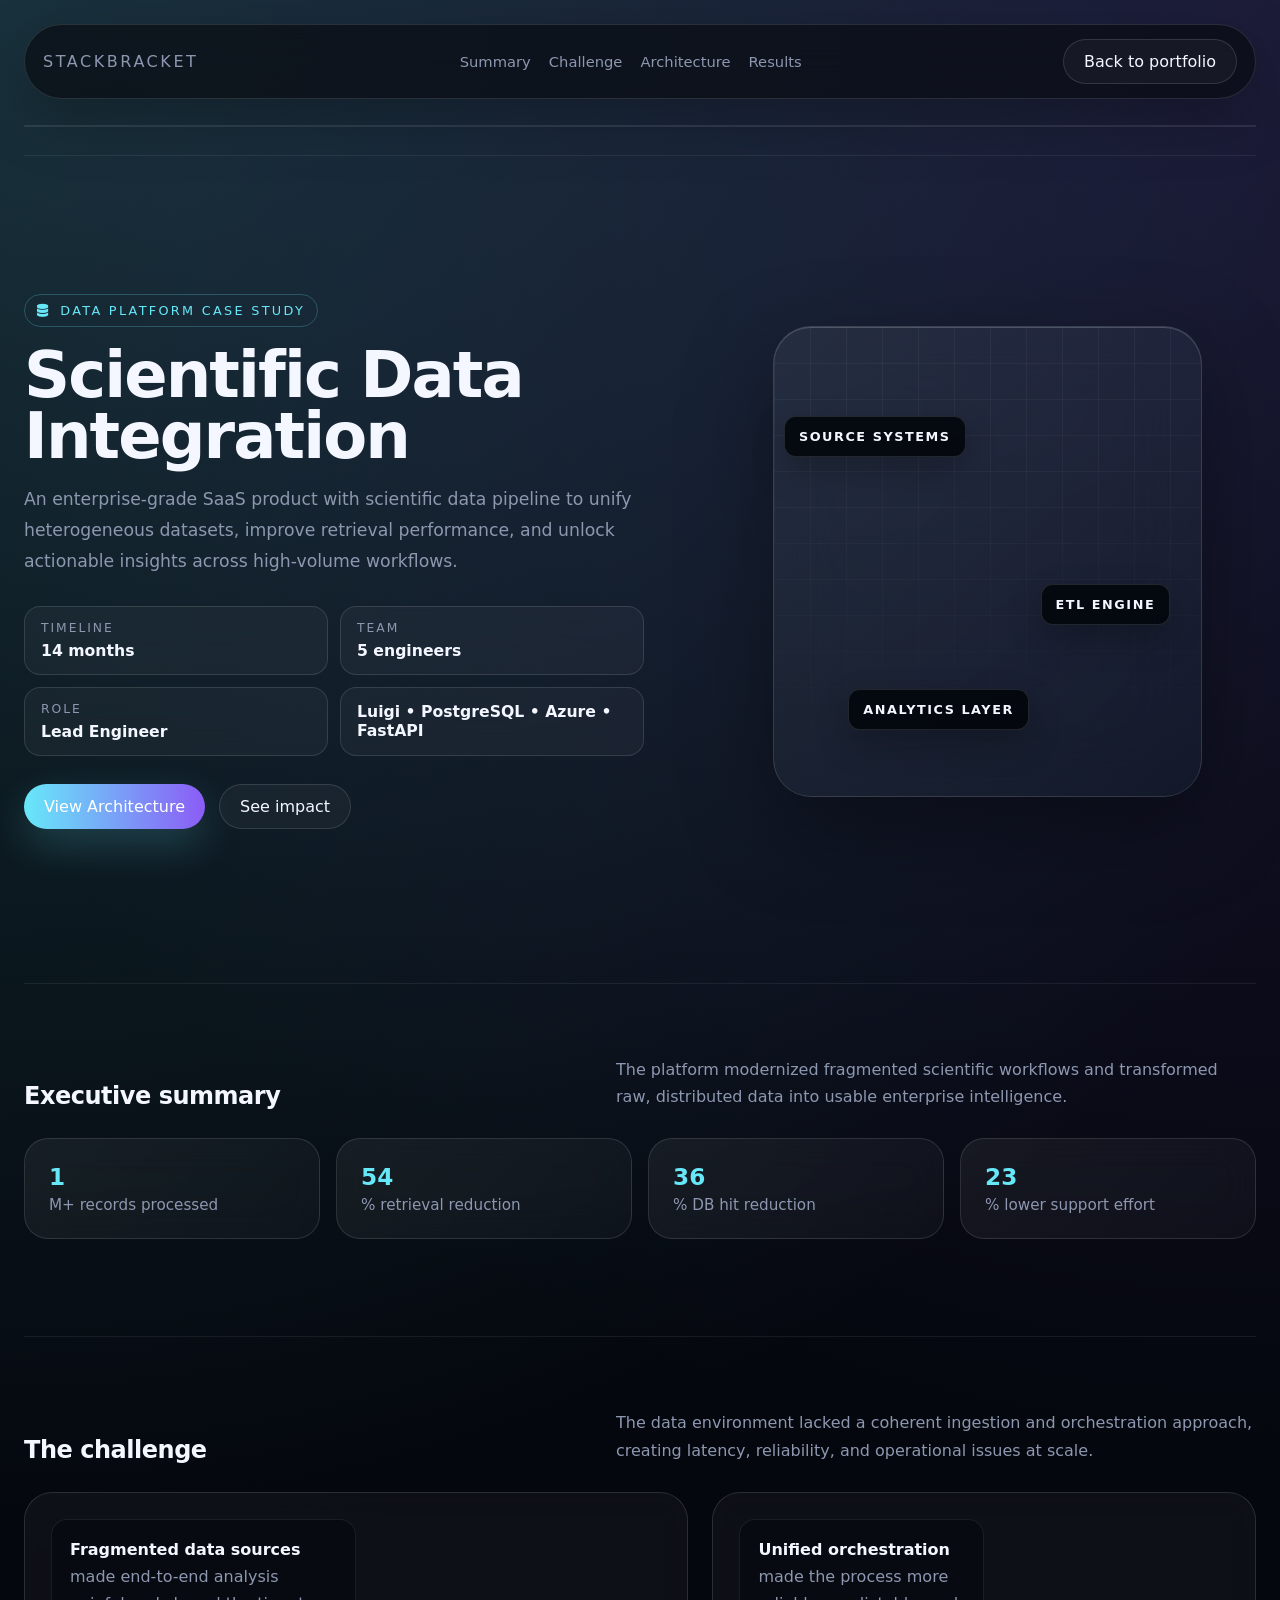
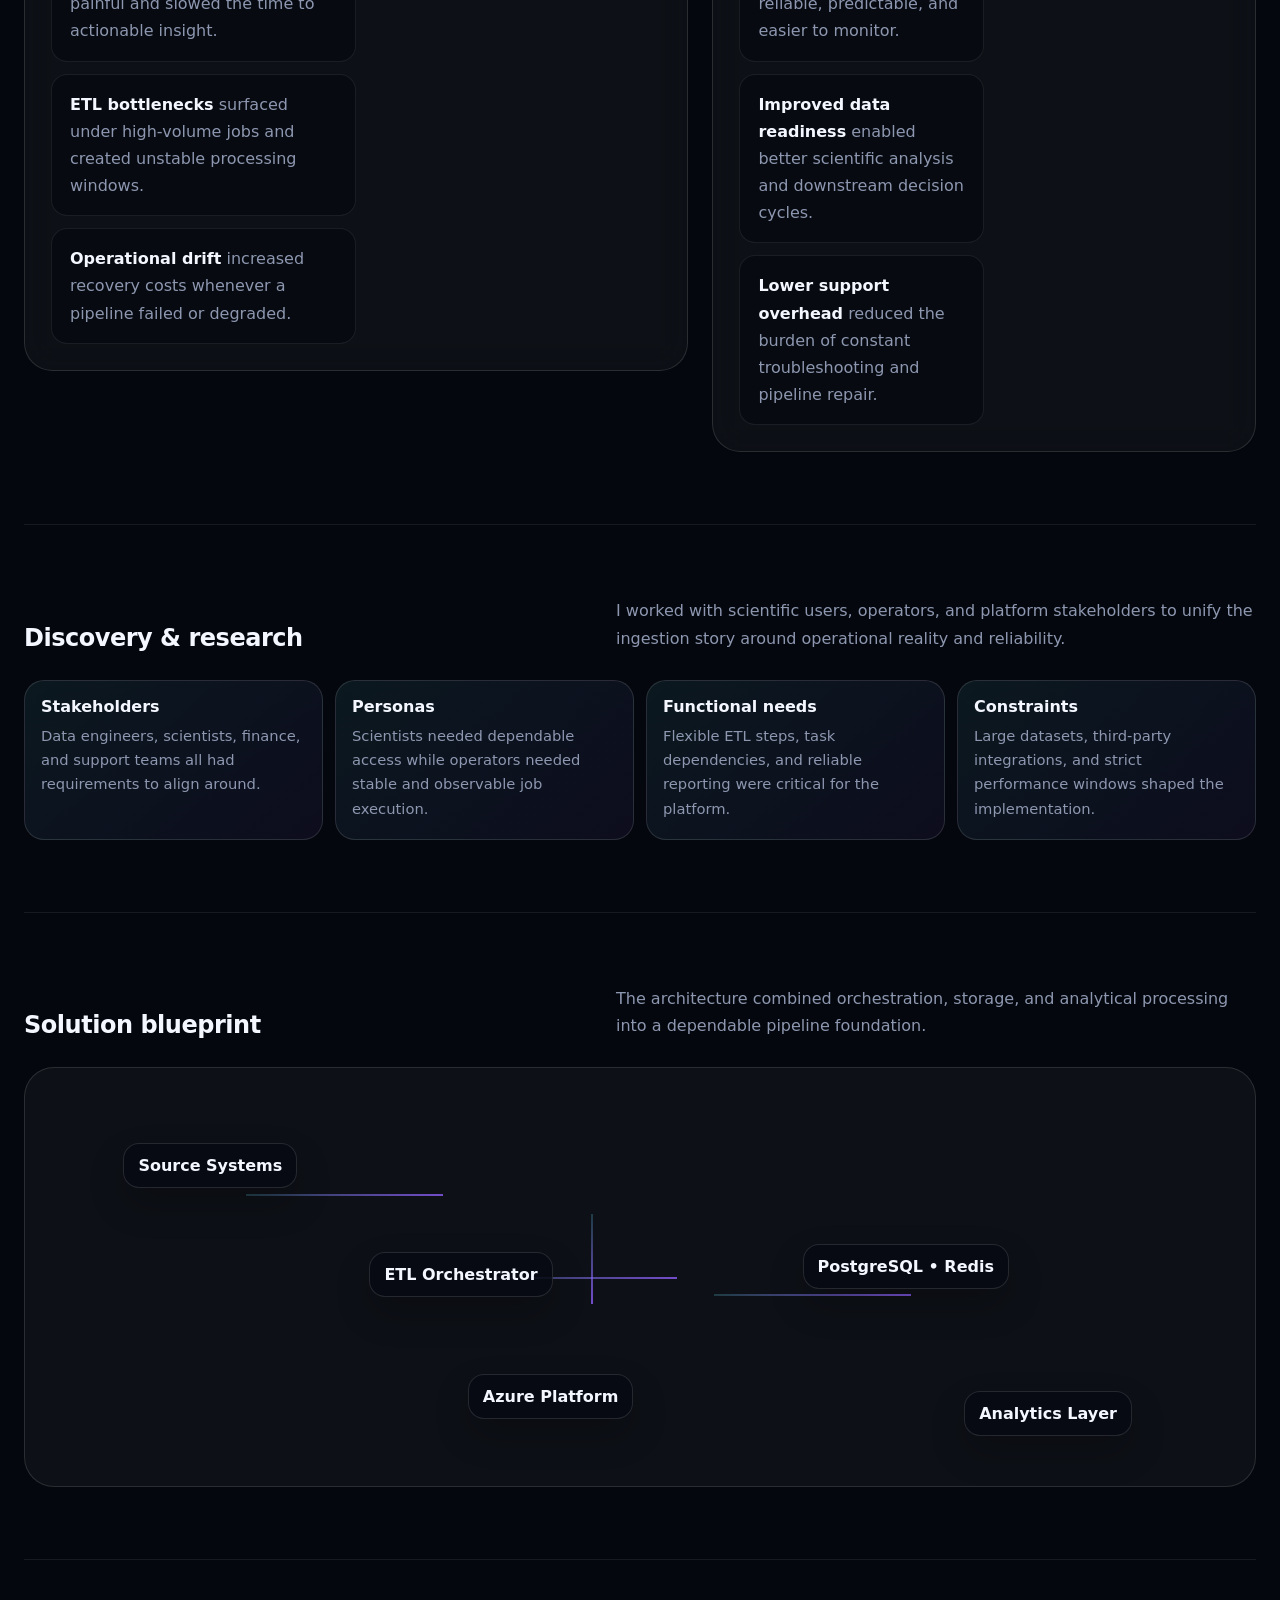
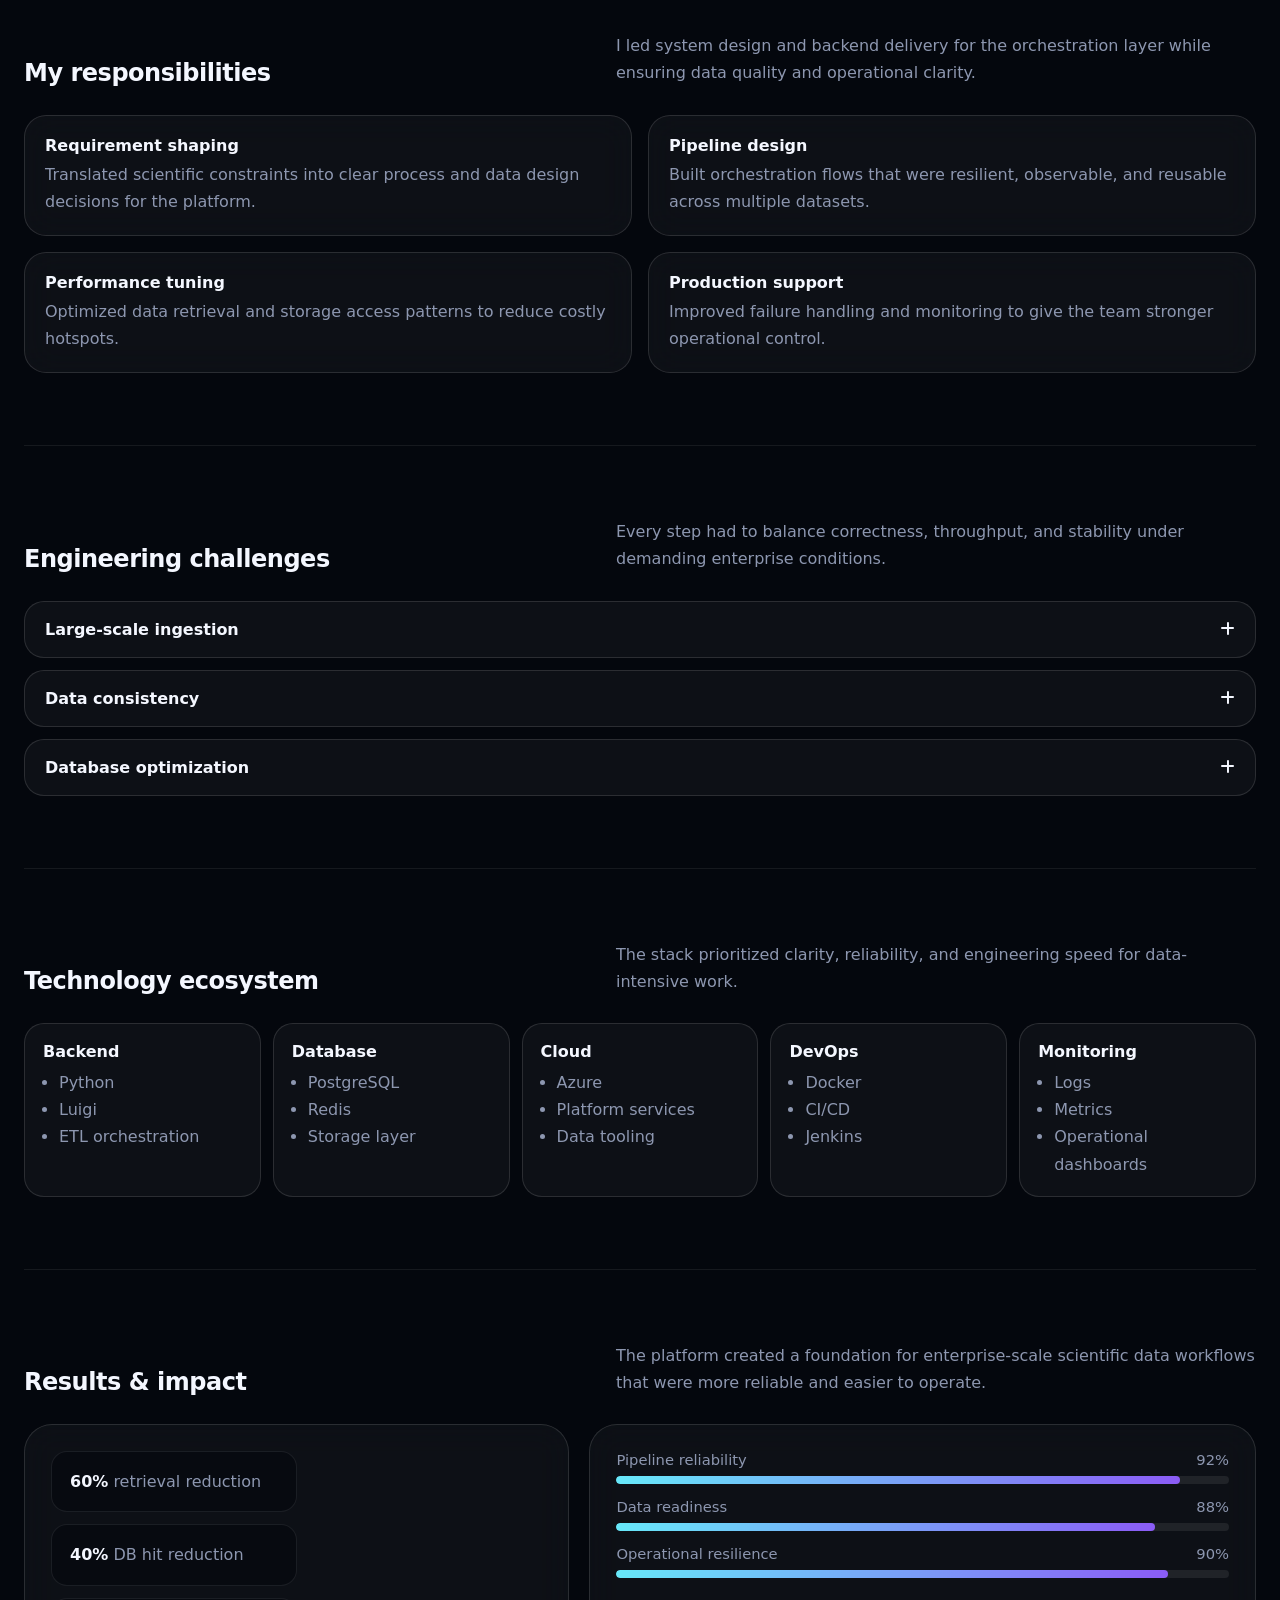
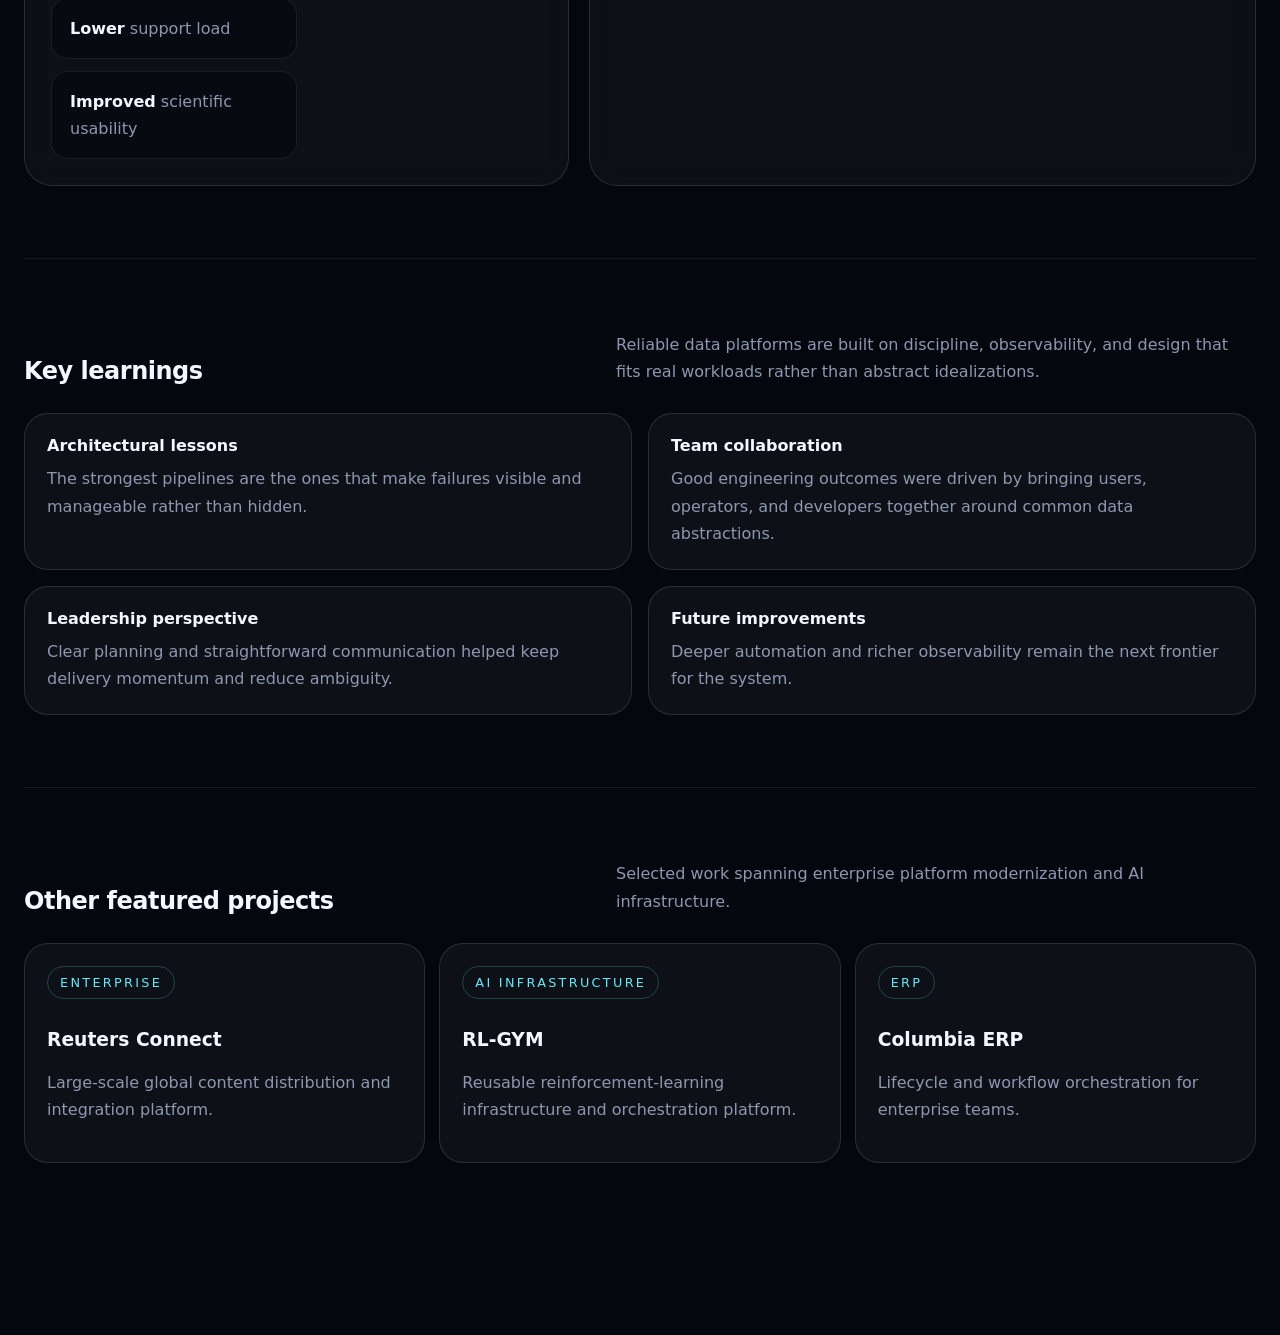
<file: MyPortfolio/src/index/scientific-data-integration.html>
<!DOCTYPE html>
<html lang="en">
<head>
    <meta charset="UTF-8">
    <meta name="viewport" content="width=device-width, initial-scale=1.0">
    <title>Scientific Data Integration | Enterprise Case Study</title>
    <link rel="stylesheet" href="https://cdnjs.cloudflare.com/ajax/libs/font-awesome/6.7.1/css/all.min.css">
    <link rel="stylesheet" href="style.css">
    <style>
        :root {
            --case-bg: #04070d;
            --case-surface: rgba(255,255,255,0.06);
            --case-border: rgba(255,255,255,0.12);
            --case-text: #f4f7ff;
            --case-muted: #8d97b0;
            --case-cyan: #67e8f9;
            --case-purple: #8b5cf6;
        }

        html { scroll-behavior: smooth; }
        body.case-study-page { margin:0; background: radial-gradient(circle at 0% 0%, rgba(103,232,249,0.18), transparent 25%), radial-gradient(circle at 100% 0%, rgba(139,92,246,0.16), transparent 24%), var(--case-bg); color: var(--case-text); font-family: Inter, ui-sans-serif, system-ui, -apple-system, BlinkMacSystemFont, "Segoe UI", sans-serif; overflow-x:hidden; }
        .case-study-page * { box-sizing: border-box; }
        .case-shell { position:relative; max-width:1400px; margin:0 auto; padding:24px 24px 100px; }
        .case-nav { position: sticky; top: 18px; z-index: 20; display:flex; align-items:center; justify-content:space-between; padding:14px 18px; border:1px solid var(--case-border); border-radius:999px; backdrop-filter: blur(22px); background: rgba(8,10,16,0.66); box-shadow:0 20px 60px rgba(0,0,0,0.25); margin-bottom:26px; }
        .case-nav .brand { font-size:1rem; letter-spacing:0.16em; text-transform:uppercase; color:var(--case-muted); text-decoration:none; }
        .case-nav .nav-links { display:flex; gap:18px; flex-wrap:wrap; }
        .case-nav .nav-links a { color:var(--case-muted); text-decoration:none; font-size:0.92rem; transition: color 0.25s ease; }
        .case-nav .nav-links a:hover, .case-nav .nav-links a.active { color:var(--case-text); }
        .progress-track { position: sticky; top:0; z-index:19; width:100%; height:2px; background:rgba(255,255,255,0.1); margin-bottom:28px; border-radius:999px; overflow:hidden; }
        .progress-fill { height:100%; width:0%; background: linear-gradient(90deg, var(--case-cyan), var(--case-purple)); transition:width 0.25s ease; }
        .section { position:relative; padding:72px 0; border-top: 1px solid rgba(255,255,255,0.07); }
        .hero { padding-top:56px; min-height:92vh; display:grid; grid-template-columns:1.1fr 0.9fr; gap:40px; align-items:center; }
        .eyebrow { display:inline-flex; align-items:center; gap:10px; padding:8px 12px; border:1px solid rgba(103,232,249,0.24); border-radius:999px; color:var(--case-cyan); font-size:0.8rem; letter-spacing:0.18em; text-transform:uppercase; margin-bottom:18px; }
        .hero h1 { font-size: clamp(2.8rem, 5vw, 5.3rem); line-height:0.95; margin:0 0 16px; letter-spacing:-0.03em; }
        .hero .lede { font-size:1.08rem; line-height:1.8; color:var(--case-muted); max-width:720px; margin-bottom:28px; }
        .meta-grid { display:grid; grid-template-columns: repeat(2, minmax(160px, 1fr)); gap:12px; margin-bottom:28px; max-width:620px; }
        .meta-card { padding:14px 16px; border-radius:16px; border:1px solid var(--case-border); background: rgba(255,255,255,0.04); backdrop-filter: blur(16px); }
        .meta-card .label { color:var(--case-muted); font-size:0.77rem; letter-spacing:0.16em; text-transform:uppercase; display:block; margin-bottom:6px; }
        .meta-card .value { font-size:0.98rem; font-weight:600; color:var(--case-text); }
        .hero-actions { display:flex; gap:14px; flex-wrap:wrap; }
        .btn-main, .btn-secondary { display:inline-flex; align-items:center; justify-content:center; border-radius:999px; padding:12px 20px; text-decoration:none; transition:transform 0.25s ease, border-color 0.25s ease, background 0.25s ease; }
        .btn-main { color:white; background:linear-gradient(90deg, var(--case-cyan), var(--case-purple)); box-shadow:0 16px 40px rgba(103,232,249,0.2); }
        .btn-secondary { color:var(--case-text); border:1px solid var(--case-border); background:rgba(255,255,255,0.04); }
        .btn-main:hover, .btn-secondary:hover { transform: translateY(-2px); }
        .hero-visual { position:relative; min-height:560px; display:grid; place-items:center; }
        .hero-visual .orb { position:absolute; inset:8% 10%; border-radius:38px; border:1px solid var(--case-border); background:linear-gradient(135deg, rgba(255,255,255,0.06), rgba(103,232,249,0.04)); backdrop-filter: blur(34px); box-shadow: inset 0 1px 0 rgba(255,255,255,0.16), 0 30px 90px rgba(0,0,0,0.38); overflow:hidden; }
        .hero-visual .grid { position:absolute; inset:0; background-image: linear-gradient(rgba(255,255,255,0.05) 1px, transparent 1px), linear-gradient(90deg, rgba(255,255,255,0.05) 1px, transparent 1px); background-size:36px 36px; mask-image: linear-gradient(180deg, rgba(0,0,0,0.95), transparent 100%); }
        .hero-visual .node { position:absolute; padding:12px 14px; border-radius:12px; font-size:0.8rem; font-weight:600; letter-spacing:0.12em; text-transform:uppercase; color:var(--case-text); border:1px solid var(--case-border); background:rgba(3,6,12,0.9); box-shadow:0 14px 34px rgba(0,0,0,0.24); animation:drift 6s ease-in-out infinite; }
        .hero-visual .node:nth-child(2) { top:24%; left:12%; animation-delay:-1s; }
        .hero-visual .node:nth-child(3) { top:54%; right:16%; animation-delay:-2.4s; }
        .hero-visual .node:nth-child(4) { bottom:20%; left:24%; animation-delay:-3.2s; }
        @keyframes drift { 0%,100% { transform: translateY(0px);} 50%{ transform:translateY(-10px);} }
        .section-head { display:flex; justify-content:space-between; align-items:end; gap:16px; margin-bottom:28px; flex-wrap:wrap; }
        .section-head h2 { font-size:1.5rem; margin:0; letter-spacing:-0.02em; }
        .section-head p { color:var(--case-muted); margin:0; max-width:640px; line-height:1.7; }
        .metric-grid { display:grid; grid-template-columns:repeat(4, minmax(180px, 1fr)); gap:16px; margin-top:12px; }
        .metric-card { padding:24px; border:1px solid var(--case-border); border-radius:24px; background:linear-gradient(135deg, rgba(255,255,255,0.06), rgba(255,255,255,0.03)); backdrop-filter:blur(18px); }
        .metric-card .value { font-size:1.45rem; font-weight:700; margin-bottom:6px; color:var(--case-cyan); }
        .metric-card .label { color:var(--case-muted); font-size:0.95rem; }
        .story-grid { display:grid; grid-template-columns:1.1fr 0.9fr; gap:24px; align-items:start; }
        .panel { border-radius:28px; border:1px solid var(--case-border); background:rgba(255,255,255,0.04); padding:26px; backdrop-filter: blur(16px); }
        .timeline-list { display:grid; gap:12px; }
        .timeline-item { padding:16px 18px; border-radius:16px; border:1px solid rgba(255,255,255,0.08); background:rgba(2,6,12,0.45); color:var(--case-muted); line-height:1.7; }
        .timeline-item strong { color:var(--case-text); }
        .journey-map { display:grid; grid-template-columns:repeat(4, minmax(0, 1fr)); gap:12px; margin-top:24px; }
        .journey-card { padding:16px; border-radius:20px; border:1px solid var(--case-border); background:linear-gradient(140deg, rgba(103,232,249,0.08), rgba(139,92,246,0.07)); min-height:160px; }
        .journey-card h3 { margin:0 0 8px; font-size:1rem; }
        .journey-card p { color:var(--case-muted); line-height:1.65; font-size:0.92rem; margin:0; }
        .architecture-diagram { position:relative; padding:26px; border-radius:30px; border:1px solid var(--case-border); background:rgba(255,255,255,0.04); min-height:420px; overflow:hidden; }
        .layer-node { position:absolute; padding:12px 14px; min-width:140px; border-radius:16px; border:1px solid var(--case-border); background:rgba(7,10,19,0.86); text-align:center; font-weight:600; color:var(--case-text); box-shadow:0 16px 36px rgba(0,0,0,0.2); }
        .layer-node.top { top:18%; left:8%; }
        .layer-node.mid { top:44%; left:28%; }
        .layer-node.data { top:42%; right:20%; }
        .layer-node.cloud { bottom:16%; left:36%; }
        .layer-node.third { bottom:12%; right:10%; }
        .flow-line { position:absolute; height:2px; background:linear-gradient(90deg, rgba(103,232,249,0.2), rgba(139,92,246,0.8)); transform-origin:left center; animation:pulseLine 4s ease-in-out infinite; }
        .flow-line.vertical { width:2px; height:90px; background:linear-gradient(180deg, rgba(103,232,249,0.2), rgba(139,92,246,0.8)); }
        @keyframes pulseLine { 0%,100% { opacity:0.45;} 50% { opacity:1; } }
        .responsibility-list { display:grid; grid-template-columns:repeat(2, minmax(0, 1fr)); gap:16px; margin-top:18px; }
        .resp-card { padding:20px; border-radius:22px; border:1px solid var(--case-border); background:rgba(255,255,255,0.04); backdrop-filter: blur(16px); }
        .resp-card h3 { margin:0 0 6px; font-size:1rem; }
        .resp-card p { margin:0; color:var(--case-muted); line-height:1.7; }
        .expand-grid { display:grid; gap:12px; }
        .expand-card { border:1px solid var(--case-border); border-radius:20px; background:rgba(255,255,255,0.04); padding:18px 20px; overflow:hidden; transition:border-color 0.25s ease, transform 0.25s ease; }
        .expand-card.open { border-color:rgba(103,232,249,0.4); transform:translateY(-2px); }
        .expand-card .head { display:flex; justify-content:space-between; align-items:center; gap:12px; cursor:pointer; font-weight:600; }
        .expand-card .body { max-height:0; overflow:hidden; transition:max-height 0.3s ease; color:var(--case-muted); line-height:1.7; margin-top:0; }
        .expand-card.open .body { max-height:220px; margin-top:12px; }
        .stack-grid { display:grid; grid-template-columns:repeat(5, minmax(0, 1fr)); gap:12px; }
        .stack-card { padding:18px; border-radius:20px; border:1px solid var(--case-border); background:rgba(255,255,255,0.04); min-height:120px; }
        .stack-card h3 { margin:0 0 8px; font-size:1rem; }
        .stack-card ul { padding-left:16px; margin:0; color:var(--case-muted); line-height:1.7; }
        .results-grid { display:grid; grid-template-columns:0.9fr 1.1fr; gap:20px; }
        .bar-list { display:grid; gap:14px; }
        .bar-item { display:grid; gap:8px; }
        .bar-top { display:flex; justify-content:space-between; color:var(--case-muted); font-size:0.92rem; }
        .bar-track { height:8px; border-radius:999px; background: rgba(255,255,255,0.08); overflow:hidden; }
        .bar-fill { height:100%; border-radius:inherit; background:linear-gradient(90deg, var(--case-cyan), var(--case-purple)); width:0; transition:width 1s ease; }
        .learn-grid { display:grid; grid-template-columns:repeat(2, minmax(0, 1fr)); gap:16px; }
        .learn-card { padding:22px; border-radius:24px; border:1px solid var(--case-border); background:rgba(255,255,255,0.04); }
        .learn-card h3 { margin:0 0 10px; font-size:1rem; }
        .learn-card p { margin:0; color:var(--case-muted); line-height:1.7; }
        .featured-row { display:grid; grid-template-columns:repeat(3, minmax(0, 1fr)); gap:14px; }
        .featured-card { padding:22px; border-radius:24px; border:1px solid var(--case-border); background:rgba(255,255,255,0.04); text-decoration:none; color:inherit; transition:transform 0.28s ease, border-color 0.28s ease; }
        .featured-card:hover { transform: translateY(-3px); border-color: rgba(103,232,249,0.4); }
        .featured-card p { color:var(--case-muted); line-height:1.7; }
        .reveal { opacity:0; transform:translateY(20px); transition:opacity 0.7s ease, transform 0.7s ease; }
        .reveal.visible { opacity:1; transform: translateY(0); }
        @media (max-width:1024px) { .hero, .story-grid, .results-grid { grid-template-columns:1fr; } .metric-grid, .journey-map, .stack-grid, .featured-row { grid-template-columns:repeat(2, minmax(0, 1fr)); } .responsibility-list, .learn-grid { grid-template-columns:1fr; } }
        @media (max-width:720px) { .case-shell { padding:16px 16px 80px; } .case-nav { flex-direction:column; gap:10px; border-radius:24px; } .meta-grid, .metric-grid, .journey-map, .stack-grid, .featured-row { grid-template-columns:1fr; } .hero { min-height:auto; padding-top:28px; } .section { padding:56px 0; } }
    </style>
</head>
<body class="case-study-page">
    <div class="case-shell">
        <nav class="case-nav">
            <a class="brand" href="index.html">StackBracket</a>
            <div class="nav-links">
                <a href="#summary">Summary</a>
                <a href="#challenge">Challenge</a>
                <a href="#architecture">Architecture</a>
                <a href="#results">Results</a>
            </div>
            <a class="btn-secondary" href="index.html#featured-projects">Back to portfolio</a>
        </nav>
        <div class="progress-track"><div class="progress-fill" id="progressFill"></div></div>

        <header class="hero section reveal">
            <div>
                <div class="eyebrow"><i class="fa-solid fa-database"></i> Data platform case study</div>
                <h1>Scientific Data Integration</h1>
                <p class="lede">An enterprise-grade SaaS product with scientific data pipeline to unify heterogeneous datasets, improve retrieval performance, and unlock actionable insights across high-volume workflows.</p>
                <div class="meta-grid">
                    <div class="meta-card"><span class="label">Timeline</span><span class="value">14 months</span></div>
                    <div class="meta-card"><span class="label">Team</span><span class="value">5 engineers</span></div>
                    <div class="meta-card"><span class="label">Role</span><span class="value">Lead Engineer</span></div>
                    <div class="meta-card"><span class="value">Luigi • PostgreSQL • Azure • FastAPI</span></div>
                </div>
                <div class="hero-actions">
                    <a class="btn-main" href="#architecture">View Architecture</a>
                    <a class="btn-secondary" href="#results">See impact</a>
                </div>
            </div>
            <div class="hero-visual">
                <div class="orb"><div class="grid"></div></div>
                <div class="node">Source Systems</div>
                <div class="node">ETL Engine</div>
                <div class="node">Analytics Layer</div>
            </div>
        </header>

        <section id="summary" class="section reveal">
            <div class="section-head">
                <h2>Executive summary</h2>
                <p>The platform modernized fragmented scientific workflows and transformed raw, distributed data into usable enterprise intelligence.</p>
            </div>
            <div class="metric-grid">
                <div class="metric-card"><div class="value" data-target="1">0</div><div class="label">M+ records processed</div></div>
                <div class="metric-card"><div class="value" data-target="60">0</div><div class="label">% retrieval reduction</div></div>
                <div class="metric-card"><div class="value" data-target="40">0</div><div class="label">% DB hit reduction</div></div>
                <div class="metric-card"><div class="value" data-target="25">0</div><div class="label">% lower support effort</div></div>
            </div>
        </section>

        <section id="challenge" class="section reveal">
            <div class="section-head">
                <h2>The challenge</h2>
                <p>The data environment lacked a coherent ingestion and orchestration approach, creating latency, reliability, and operational issues at scale.</p>
            </div>
            <div class="story-grid">
                <div class="panel">
                    <div class="timeline-list">
                        <div class="timeline-item"><strong>Fragmented data sources</strong> made end-to-end analysis painful and slowed the time to actionable insight.</div>
                        <div class="timeline-item"><strong>ETL bottlenecks</strong> surfaced under high-volume jobs and created unstable processing windows.</div>
                        <div class="timeline-item"><strong>Operational drift</strong> increased recovery costs whenever a pipeline failed or degraded.</div>
                    </div>
                </div>
                <div class="panel">
                    <div class="timeline-list">
                        <div class="timeline-item"><strong>Unified orchestration</strong> made the process more reliable, predictable, and easier to monitor.</div>
                        <div class="timeline-item"><strong>Improved data readiness</strong> enabled better scientific analysis and downstream decision cycles.</div>
                        <div class="timeline-item"><strong>Lower support overhead</strong> reduced the burden of constant troubleshooting and pipeline repair.</div>
                    </div>
                </div>
            </div>
        </section>

        <section id="research" class="section reveal">
            <div class="section-head">
                <h2>Discovery & research</h2>
                <p>I worked with scientific users, operators, and platform stakeholders to unify the ingestion story around operational reality and reliability.</p>
            </div>
            <div class="journey-map">
                <div class="journey-card"><h3>Stakeholders</h3><p>Data engineers, scientists, finance, and support teams all had requirements to align around.</p></div>
                <div class="journey-card"><h3>Personas</h3><p>Scientists needed dependable access while operators needed stable and observable job execution.</p></div>
                <div class="journey-card"><h3>Functional needs</h3><p>Flexible ETL steps, task dependencies, and reliable reporting were critical for the platform.</p></div>
                <div class="journey-card"><h3>Constraints</h3><p>Large datasets, third-party integrations, and strict performance windows shaped the implementation.</p></div>
            </div>
        </section>

        <section id="architecture" class="section reveal">
            <div class="section-head">
                <h2>Solution blueprint</h2>
                <p>The architecture combined orchestration, storage, and analytical processing into a dependable pipeline foundation.</p>
            </div>
            <div class="architecture-diagram">
                <div class="flow-line" style="top:30%; left:18%; width:16%;"></div>
                <div class="flow-line" style="top:50%; left:36%; width:17%;"></div>
                <div class="flow-line" style="top:54%; left:56%; width:16%;"></div>
                <div class="flow-line vertical" style="top:35%; left:46%;"></div>
                <div class="layer-node top">Source Systems</div>
                <div class="layer-node mid">ETL Orchestrator</div>
                <div class="layer-node data">PostgreSQL • Redis</div>
                <div class="layer-node cloud">Azure Platform</div>
                <div class="layer-node third">Analytics Layer</div>
            </div>
        </section>

        <section id="responsibilities" class="section reveal">
            <div class="section-head">
                <h2>My responsibilities</h2>
                <p>I led system design and backend delivery for the orchestration layer while ensuring data quality and operational clarity.</p>
            </div>
            <div class="responsibility-list">
                <div class="resp-card"><h3>Requirement shaping</h3><p>Translated scientific constraints into clear process and data design decisions for the platform.</p></div>
                <div class="resp-card"><h3>Pipeline design</h3><p>Built orchestration flows that were resilient, observable, and reusable across multiple datasets.</p></div>
                <div class="resp-card"><h3>Performance tuning</h3><p>Optimized data retrieval and storage access patterns to reduce costly hotspots.</p></div>
                <div class="resp-card"><h3>Production support</h3><p>Improved failure handling and monitoring to give the team stronger operational control.</p></div>
            </div>
        </section>

        <section id="challenges" class="section reveal">
            <div class="section-head">
                <h2>Engineering challenges</h2>
                <p>Every step had to balance correctness, throughput, and stability under demanding enterprise conditions.</p>
            </div>
            <div class="expand-grid">
                <div class="expand-card"><div class="head"><span>Large-scale ingestion</span><i class="fa-solid fa-plus"></i></div><div class="body"><p>We staged pipelines and tuned dependencies to reduce contention and keep throughput high even under large loads.</p></div></div>
                <div class="expand-card"><div class="head"><span>Data consistency</span><i class="fa-solid fa-plus"></i></div><div class="body"><p>We introduced safeguards around scheduling, dependencies, and validation so intermediate states could be trusted.</p></div></div>
                <div class="expand-card"><div class="head"><span>Database optimization</span><i class="fa-solid fa-plus"></i></div><div class="body"><p>Query optimization and storage patterns reduced the pressure on critical data access paths and improved reliability.</p></div></div>
            </div>
        </section>

        <section id="stack" class="section reveal">
            <div class="section-head">
                <h2>Technology ecosystem</h2>
                <p>The stack prioritized clarity, reliability, and engineering speed for data-intensive work.</p>
            </div>
            <div class="stack-grid">
                <div class="stack-card"><h3>Backend</h3><ul><li>Python</li><li>Luigi</li><li>ETL orchestration</li></ul></div>
                <div class="stack-card"><h3>Database</h3><ul><li>PostgreSQL</li><li>Redis</li><li>Storage layer</li></ul></div>
                <div class="stack-card"><h3>Cloud</h3><ul><li>Azure</li><li>Platform services</li><li>Data tooling</li></ul></div>
                <div class="stack-card"><h3>DevOps</h3><ul><li>Docker</li><li>CI/CD</li><li>Jenkins</li></ul></div>
                <div class="stack-card"><h3>Monitoring</h3><ul><li>Logs</li><li>Metrics</li><li>Operational dashboards</li></ul></div>
            </div>
        </section>

        <section id="results" class="section reveal">
            <div class="section-head">
                <h2>Results & impact</h2>
                <p>The platform created a foundation for enterprise-scale scientific data workflows that were more reliable and easier to operate.</p>
            </div>
            <div class="results-grid">
                <div class="panel">
                    <div class="timeline-list">
                        <div class="timeline-item"><strong>60%</strong> retrieval reduction</div>
                        <div class="timeline-item"><strong>40%</strong> DB hit reduction</div>
                        <div class="timeline-item"><strong>Lower</strong> support load</div>
                        <div class="timeline-item"><strong>Improved</strong> scientific usability</div>
                    </div>
                </div>
                <div class="panel">
                    <div class="bar-list">
                        <div class="bar-item"><div class="bar-top"><span>Pipeline reliability</span><span>92%</span></div><div class="bar-track"><div class="bar-fill" data-width="92"></div></div></div>
                        <div class="bar-item"><div class="bar-top"><span>Data readiness</span><span>88%</span></div><div class="bar-track"><div class="bar-fill" data-width="88"></div></div></div>
                        <div class="bar-item"><div class="bar-top"><span>Operational resilience</span><span>90%</span></div><div class="bar-track"><div class="bar-fill" data-width="90"></div></div></div>
                    </div>
                </div>
            </div>
        </section>

        <section class="section reveal">
            <div class="section-head">
                <h2>Key learnings</h2>
                <p>Reliable data platforms are built on discipline, observability, and design that fits real workloads rather than abstract idealizations.</p>
            </div>
            <div class="learn-grid">
                <div class="learn-card"><h3>Architectural lessons</h3><p>The strongest pipelines are the ones that make failures visible and manageable rather than hidden.</p></div>
                <div class="learn-card"><h3>Team collaboration</h3><p>Good engineering outcomes were driven by bringing users, operators, and developers together around common data abstractions.</p></div>
                <div class="learn-card"><h3>Leadership perspective</h3><p>Clear planning and straightforward communication helped keep delivery momentum and reduce ambiguity.</p></div>
                <div class="learn-card"><h3>Future improvements</h3><p>Deeper automation and richer observability remain the next frontier for the system.</p></div>
            </div>
        </section>

        <section class="section reveal">
            <div class="section-head">
                <h2>Other featured projects</h2>
                <p>Selected work spanning enterprise platform modernization and AI infrastructure.</p>
            </div>
            <div class="featured-row">
                <a class="featured-card" href="reuters-connect.html"><div class="eyebrow" style="margin-bottom:12px;">Enterprise</div><h3>Reuters Connect</h3><p>Large-scale global content distribution and integration platform.</p></a>
                <a class="featured-card" href="rl-gym.html"><div class="eyebrow" style="margin-bottom:12px;">AI Infrastructure</div><h3>RL-GYM</h3><p>Reusable reinforcement-learning infrastructure and orchestration platform.</p></a>
                <a class="featured-card" href="columbia-erp.html"><div class="eyebrow" style="margin-bottom:12px;">ERP</div><h3>Columbia ERP</h3><p>Lifecycle and workflow orchestration for enterprise teams.</p></a>
            </div>
        </section>
    </div>

    <script>
        const revealItems = document.querySelectorAll('.reveal');
        const observer = new IntersectionObserver(entries => {
            entries.forEach(entry => {
                if (entry.isIntersecting) {
                    entry.target.classList.add('visible');
                    observer.unobserve(entry.target);
                }
            });
        }, { threshold: 0.15 });
        revealItems.forEach(item => observer.observe(item));

        const progressFill = document.getElementById('progressFill');
        const updateProgress = () => {
            const scrollTop = window.scrollY;
            const height = document.documentElement.scrollHeight - window.innerHeight;
            const percent = height > 0 ? (scrollTop / height) * 100 : 0;
            progressFill.style.width = `${Math.min(100, Math.max(0, percent))}%`;
        };
        window.addEventListener('scroll', updateProgress, { passive: true });
        updateProgress();

        document.querySelectorAll('.expand-card').forEach(card => {
            card.querySelector('.head').addEventListener('click', () => {
                card.classList.toggle('open');
            });
        });

        document.querySelectorAll('.metric-card .value').forEach((el) => {
            const target = parseInt(el.dataset.target, 10);
            let current = 0;
            const step = target / 50;
            const tick = () => {
                current += step;
                el.textContent = current >= target ? `${target}${target === 120 ? 'M+' : '%'}` : `${Math.round(current)}`;
                if (current < target) requestAnimationFrame(tick);
            };
            const observer2 = new IntersectionObserver(([entry]) => {
                if (entry.isIntersecting) {
                    tick();
                    observer2.disconnect();
                }
            }, { threshold: 0.4 });
            observer2.observe(el);
        });

        document.querySelectorAll('.bar-fill').forEach((bar) => {
            const width = bar.dataset.width;
            setTimeout(() => { bar.style.width = `${width}%`; }, 200);
        });
    </script>
</body>
</html>
</file>
<file: MyPortfolio/src/index/style.css>
:root {
    --bg: #06070A;
    --card: rgba(255,255,255,.05);
    --border: rgba(255,255,255,.08);
    --text: #ffffff;
    --muted: #95a0b5;
    --cyan: #66e3ff;
    --purple: #7c5cff;
}

html {
    scroll-behavior: smooth;
}

body {
    background: var(--bg);
    color: white;
    overflow-x: hidden;
    font-family: Inter;
}


/* MESH */

.mesh-bg {

    position: fixed;
    inset: 0;

    background:
        radial-gradient(circle at 10% 20%,
                rgba(124,92,255,.25),
                transparent 40%),

        radial-gradient(circle at 90% 80%,
                rgba(102,227,255,.20),
                transparent 40%);

    z-index: -2;
}

/* MOUSE GLOW */

.mouse-glow {

    width: 400px;
    height: 400px;

    background:
        radial-gradient(circle,
                rgba(102,227,255,.12),
                transparent);

    position: fixed;

    pointer-events: none;

    border-radius: 50%;

    transform: translate(-50%,-50%);

    z-index: -1;
}

/* NAVBAR */

.custom-nav {

    background:
        rgba(10,10,12,.45);

    backdrop-filter: blur(25px);

    border-bottom:
        1px solid rgba(255,255,255,.05);

    padding: 18px 0;
}

.logo {

    color: white;
    font-size: 30px;
    font-weight: 700;
}

.logo span {
    color: var(--cyan);
}

.navbar ul {

    display: flex;
    gap: 40px;
    list-style: none;
}

.navbar a {

    color: white;
    text-decoration: none;
}

/* HERO */

.hero {

    position: relative;
}

.tagline {

    color: var(--cyan);

    letter-spacing: 3px;
    font-size: 13px;
}

.hero h1 {

    font-size: 72px;
    line-height: 1.1;
    font-weight: 800;

    margin: 20px 0;
}

.hero h4 {

    color: var(--purple);
}

.hero-desc {

    max-width: 600px;
    color: var(--muted);
    line-height: 2;
}

/* BUTTONS */

.hero-btns {

    display: flex;
    gap: 20px;
    margin-top: 50px;
}

.btn-main {

    border: none;

    background:
        linear-gradient(90deg,
                var(--cyan),
                var(--purple));

    color: white;

    padding: 15px 35px;

    border-radius: 50px;
}

.btn-secondary {

    background: transparent;

    border: 1px solid var(--border);

    color: white;

    padding: 15px 35px;

    border-radius: 50px;
}

/* ARCHITECTURE */

.architecture-area {

    position: relative;
    height: 600px;
}

.center-circle {

    width: 260px;
    height: 260px;

    border-radius: 50%;

    background: rgba(255,255,255,.04);

    backdrop-filter: blur(20px);

    border: 1px solid var(--border);

    position: absolute;

    top: 50%;
    left: 50%;

    transform:
        translate(-50%,-50%);

    display: flex;
    justify-content: center;
    align-items: center;

    text-align: center;
}

.floating-card {

    position: absolute;

    width: 220px;

    padding: 30px;

    background: var(--card);

    border: 1px solid var(--border);

    backdrop-filter: blur(30px);

    border-radius: 30px;

    animation: float 6s infinite ease-in-out;
}

.card1 {
    top: 40px;
    left: 0;
}

.card2 {
    top: 70%;
    left: 50px;
}

.card3 {
    right: 0;
    top: 25%;
}

@keyframes float {

    50% {
        transform:
            translateY(-20px);
    }
}

/* STATS */

.stats-section {

    padding: 120px 0;
}

.stat-card {

    padding: 50px;

    text-align: center;

    border-radius: 30px;

    background: var(--card);

    border: 1px solid var(--border);

    backdrop-filter: blur(30px);
}

.stat-card h2 {

    font-size: 50px;

    color: var(--cyan);
}


section {

    position: relative;
}

.section-tag {

    color: var(--cyan);

    letter-spacing: 4px;

    margin-bottom: 20px;

    margin-top: 10px;
}

.section-title {

    font-size: 55px;

    font-weight: 800;

    margin-bottom: 30px;
}

.section-desc {

    color: var(--muted);

    line-height: 2;
}

/* About */

.about-section {

    padding: 150px 0;
}

.about-card {

    height: 500px;

    border-radius: 40px;

    background: var(--card);

    border: 1px solid var(--border);

    backdrop-filter: blur(30px);

    display: flex;
    justify-content: center;
    align-items: center;

    position: relative;
}

.profile-circle {

    width: 320px;
    height: 320px;

    border-radius: 50%;

    background:
        linear-gradient(
            135deg,
            rgba(124,92,255,.3),
            rgba(102,227,255,.2)
        );

    display: flex;
    justify-content: center;
    align-items: center;
    overflow: hidden;
}

.profile-circle i {

    font-size: 90px;

    color: white;
}

.profile-circle img {
    width: 100%;
    height: 100%;
    object-fit:cover;
}

.experience-badge {

    position: absolute;

    top: 30px;
    left: 30px;

    padding: 20px;

    border-radius: 20px;

    background: rgba(255,255,255,.05);
}

.experience-badge span {

    display: block;

    color: var(--muted);
}

.about-grid {

    display: grid;

    grid-template-columns:
        repeat(2,1fr);

    gap: 20px;

    margin-top: 50px;
}

.about-item {

    padding: 30px;

    background: var(--card);

    border: 1px solid var(--border);

    border-radius: 25px;

    transition: .4s;
}

.about-item:hover {

    transform:
        translateY(-10px);

    border-color:
        rgba(102,227,255,.4);
}

/* Expertise */

.expertise-section {

    padding: 150px 0;
}

.expert-card {

    height: 100%;

    padding: 45px;

    border-radius: 35px;

    background: var(--card);

    border: 1px solid var(--border);

    backdrop-filter: blur(20px);

    transition: .5s;
}

.expert-card:hover {

    transform:
        translateY(-15px);

    border-color:
        rgba(102,227,255,.4);

    box-shadow:
        0 20px 80px rgba(102,227,255,.15);
}

.expert-card i {

    font-size: 45px;

    margin-bottom: 25px;

    color: var(--cyan);
}

/* Architecture */

.architecture-showcase {

    padding: 150px 0;
}

.architecture-flow {

    margin-top: 100px;

    display: flex;
    justify-content: center;
    align-items: center;

    flex-wrap: wrap;

    gap: 20px;
}

.flow-item {

    padding: 30px 40px;

    border-radius: 25px;

    background: var(--card);

    border: 1px solid var(--border);

    backdrop-filter: blur(20px);

    transition: .5s;
}

.flow-item:hover {

    transform:
        scale(1.08);

    border-color:
        rgba(124,92,255,.5);
}

.flow-line {

    width: 80px;
    height: 2px;

    background:
        linear-gradient(
            90deg,
            var(--cyan),
            var(--purple)
        );
}


.about-item,
.expert-card,
.flow-item {

    opacity: 0;

    transform:
        translateY(50px);

    transition:
        .8s;
}

.active-reveal {

    opacity: 1 !important;

    transform:
        translateY(0px) !important;
}

@media(max-width:991px){

    .section-title{

        font-size:40px;
    }

    .hero{
        padding-top: 120px;
    }

    .hero .row{
        min-height: auto !important;
        padding-top: 18px;
    }

    .hero h1{

        font-size:50px;
    }

    .architecture-flow{

        flex-direction:column;
    }

    .flow-line{

        width:2px;
        height:60px;
    }

    .about-grid{

        grid-template-columns:1fr;
    }

}

@media (max-width: 767px) {

    .custom-nav { padding: 12px 0; }
    .logo { font-size: 24px; }

    .hero { padding-top: 128px; }
    .hero .row { padding-top: 0; }

    .tagline {
        margin-top: 0;
        font-size: 11px;
        letter-spacing: 2px;
    }

    .hero h1 { font-size: clamp(36px, 10vw, 48px); }

    .hero-btns {
        flex-wrap: wrap;
        gap: 12px;
        margin-top: 32px;
    }

    .architecture-area {
        height: 460px;
        margin-top: 24px;
    }

    .center-circle {
        width: 140px;
        height: 140px;
    }

    .center-circle h4 { font-size: 1.1rem; }

    .floating-card {
        width: 155px;
        padding: 18px;
        border-radius: 20px;
    }

    .card1 { top: 24px; }
    .card2 { left: 16px; }
    .card3 { top: 30%; }
}

@media (max-width: 400px) {

    .hero { padding-top: 116px; }
    .architecture-area { height: 410px; }

    .center-circle {
        width: 150px;
        height: 150px;
    }

    .floating-card {
        width: 135px;
        padding: 14px;
        font-size: 0.88rem;
    }
}

/* Timeline */

.timeline-section{
    padding:150px 0;
}

.timeline{
    position:relative;
    max-width:1000px;
    margin:auto;
}

.timeline::before{
    content:'';
    position:absolute;
    left:50%;
    width:2px;
    top:0;
    bottom:0;
    background:
    linear-gradient(var(--cyan),
    var(--purple));
}

.timeline-item{
    width:50%;
    padding:30px;
    position:relative;
}

.timeline-item.left{
    left:0;
}

.timeline-item.right{
    left:50%;
}

.timeline-card{
    padding:40px;
    background:var(--card);
    border:1px solid var(--border);
    border-radius:30px;
}

/* Projects */

.projects-section{
    padding:150px 0;
    scroll-margin-top: 120px;
}

.project-card{

    height:100%;

    padding:45px;

    background:var(--card);

    border:1px solid var(--border);

    border-radius:35px;

    transition:.5s;
    display:flex;
    flex-direction:column;
}

.project-card:hover{

    transform:
    translateY(-15px);

    box-shadow:
    0 30px 80px
    rgba(102,227,255,.12);
}

.project-card h3,
.project-card p{
    margin-bottom: 16px;
}

.view-project{
    margin-top: 28px;
    margin-bottom: 0;
    align-self: flex-start;
    border: none;
    background: linear-gradient(90deg, var(--cyan), var(--purple));
    color: white;
    padding: 13px 24px;
    border-radius: 50px;
    font-weight: 600;
    letter-spacing: 0.3px;
    transition: transform .25s ease, box-shadow .25s ease;
    box-shadow: 0 10px 30px rgba(102,227,255,.18);
}

.view-project:hover{
    transform: translateY(-2px);
    box-shadow: 0 14px 34px rgba(124,92,255,.24);
}

.tech-list{

    display:flex;
    gap:10px;
    flex-wrap:wrap;
    margin-top:25px;
}

.tech-list span{

    padding:10px 18px;

    border-radius:50px;

    background:
    rgba(255,255,255,.05);
}

/* Tech stack */

.stack-section{
    padding:120px 0;
}

.marquee{
    overflow:hidden;
}

.marquee-top{
    margin-bottom:28px;
}

.marquee-bottom{
    margin-top:24px;
}

.marquee-content{

    display:flex;

    gap:60px;

    width:max-content;

    animation:
    marquee 25s linear infinite;
    padding:8px 0;
}

.marquee-content-reverse{
    animation: marqueeReverse 25s linear infinite;
}

.marquee-content span{

    font-size:35px;

    font-weight:700;

    color:
    rgba(255,255,255,.2);
    white-space:nowrap;
}

@keyframes marquee{

    from{
        transform:translateX(0);
    }

    to{
        transform:translateX(-50%);
    }
}

@keyframes marqueeReverse{

    from{
        transform:translateX(-50%);
    }

    to{
        transform:translateX(0);
    }
}

/* Contact */

.contact-section{
    padding:150px 0;
}

.contact-card{

    padding:100px;

    border-radius:50px;

    background:
    linear-gradient(
        135deg,
        rgba(124,92,255,.12),
        rgba(102,227,255,.08)
    );

    border:
    1px solid var(--border);
}

.contact-buttons{

    margin-top:50px;

    display:flex;

    justify-content:center;

    gap:25px;
}

.contact-buttons a{
    text-decoration:none;
}

/* Footer */

footer{

    padding:60px 0;

    text-align:center;

    border-top:
    1px solid rgba(255,255,255,.05);
}

.timeline-card,
.project-card,
.contact-card{

    opacity:0;

    transform:
    translateY(60px);

    transition:
    all .9s ease;
}

.show-item{

    opacity:1;

    transform:
    translateY(0);
}

.particle{

    position:absolute;

    width:6px;
    height:6px;

    border-radius:50%;

    background:var(--cyan);

    pointer-events:none;

    animation:
    particleAnim 1s linear;
}

@keyframes particleAnim{

    to{

        transform:
        translateY(-40px)
        scale(0);

        opacity:0;
    }
}


@media(max-width:991px){

    .timeline::before{

        left:20px;
    }

    .timeline-item,
    .timeline-item.right,
    .timeline-item.left{

        width:100%;

        left:0;

        padding-left:60px;
    }

    .contact-card{

        padding:60px 30px;
    }

    .contact-buttons{

        flex-direction:column;
    }
}


#three-container {

    position: fixed;

    inset: 0;

    z-index: -5;

    overflow: hidden;

    pointer-events: none;
}

/* Make old mesh slightly transparent */

.mesh-bg {

    opacity: .35;
}


#three-container canvas{

    filter:

        drop-shadow(
            0 0 20px
            rgba(102,227,255,.2)
        )

        brightness(1.1);
}


.project-modal {

    position: fixed;
    inset: 0;

    z-index: 9999;

    visibility: hidden;
    opacity: 0;

    transition: .5s;
}

.project-modal.active {

    visibility: visible;
    opacity: 1;
}

.modal-overlay {

    position: absolute;
    inset: 0;

    backdrop-filter: blur(25px);

    background:
        rgba(0,0,0,.65);
}

.modal-container {

    position: absolute;

    width: 85%;
    max-width: 1200px;

    max-height: 90vh;

    overflow-y: auto;

    left: 50%;
    top: 50%;

    transform:
        translate(-50%,-40%);

    opacity: 0;

    border-radius: 40px;

    background:
        rgba(15,15,20,.75);

    backdrop-filter: blur(40px);

    border:
        1px solid rgba(255,255,255,.08);

    transition: .6s;
}

.project-modal.active
.modal-container {

    transform:
        translate(-50%,-50%);

    opacity: 1;
}


.modal-content {

    padding: 70px;
}

.modal-header {

    display: flex;

    justify-content: space-between;

    margin-bottom: 50px;
}

.modal-title {

    font-size: 60px;
    font-weight: 800;
}

.project-status {

    padding: 12px 25px;

    border-radius: 50px;

    background:
        rgba(102,227,255,.12);

    color: var(--cyan);
}

.modal-grid {

    display: grid;

    grid-template-columns:
        1.5fr 1fr;

    gap: 50px;
}

.metric-card {

    padding: 35px;

    margin-bottom: 25px;

    border-radius: 30px;

    background:
        rgba(255,255,255,.04);

    border:
        1px solid rgba(255,255,255,.08);
}

.metric-card h3 {

    font-size: 45px;

    color: var(--cyan);
}

.architecture-mini {

    display: flex;

    flex-wrap: wrap;

    gap: 20px;

    margin-top: 60px;
}

.architecture-mini div {

    padding: 20px 30px;

    border-radius: 20px;

    background:
        rgba(255,255,255,.04);

    border:
        1px solid rgba(255,255,255,.06);

    transition: .4s;
}

.architecture-mini div:hover {

    transform:
        translateY(-8px);

    border-color:
        rgba(102,227,255,.4);
}


.modal-tech {

    display: flex;

    flex-wrap: wrap;

    gap: 15px;

    margin-top: 50px;
}

.modal-tech span {

    padding: 14px 22px;

    border-radius: 50px;

    background:
        rgba(124,92,255,.12);

    border:
        1px solid rgba(124,92,255,.25);
}


.close-modal {

    position: absolute;

    right: 30px;
    top: 30px;

    width: 55px;
    height: 55px;

    border-radius: 50%;

    border: none;

    background:
        rgba(255,255,255,.08);

    color: white;

    z-index: 5;
}




.ai-assistant {

    position: fixed;

    right: 40px;
    bottom: 40px;

    z-index: 9999;

    opacity: 1;

    transform: scale(1);

    transition: .8s;
}

.ai-assistant.show {

    opacity: 1;

    transform: scale(1);
}

.assistant-orb {

    position: relative;
    width: 90px;
    height: 90px;

    border-radius: 50%;

    background:
        linear-gradient(
            135deg,
            #66e3ff,
            #7c5cff
        );

    display: flex;
    justify-content: center;
    align-items: center;

    cursor: pointer;

    border: 0;
    color: inherit;
    padding: 0;

    box-shadow:
        0 20px 80px
        rgba(102,227,255,.4);
}

.assistant-orb i {

    font-size: 35px;
}


.pulse-ring {

    position: absolute;

    width: 110px;
    height: 110px;

    border-radius: 50%;

    border: 2px solid
        rgba(102,227,255,.5);

    animation:
        assistantPulse 2s infinite;
}

@keyframes assistantPulse {

    from {

        transform: scale(.8);

        opacity: 1;
    }

    to {

        transform: scale(1.5);

        opacity: 0;
    }
}

.assistant-overlay {
    position: fixed;
    right: 140px;
    bottom: 32px;
    z-index: 10000;
    animation: overlayIn 0.25s ease forwards;
}

.assistant-overlay__panel {
    min-width: 240px;
    padding: 16px;
    border-radius: 20px;
    background: rgba(8, 12, 24, 0.96);
    border: 1px solid rgba(102, 227, 255, 0.35);
    box-shadow: 0 18px 45px rgba(0,0,0,0.35);
    display: flex;
    flex-direction: column;
    gap: 10px;
}

.assistant-overlay__title {
    font-size: 0.82rem;
    letter-spacing: 0.18em;
    text-transform: uppercase;
    color: #66e3ff;
    margin-bottom: 2px;
}

.assistant-action {
    display: inline-flex;
    align-items: center;
    justify-content: center;
    padding: 10px 12px;
    border-radius: 999px;
    background: linear-gradient(90deg, rgba(102,227,255,0.16), rgba(124,92,255,0.16));
    color: #f4f7ff;
    text-decoration: none;
    font-size: 0.95rem;
    font-weight: 600;
    transition: transform 0.2s ease, background 0.2s ease;
}

.assistant-action:hover {
    transform: translateY(-2px);
    background: linear-gradient(90deg, rgba(102,227,255,0.24), rgba(124,92,255,0.24));
}

@keyframes overlayIn {
    from {
        opacity: 0;
        transform: translateX(10px);
    }
    to {
        opacity: 1;
        transform: translateX(0);
    }
}

.assistant-speaking {

    animation:
        glowSpeaking 1s infinite alternate;
}

@keyframes glowSpeaking {

    from {

        box-shadow:
            0 0 30px #66e3ff;
    }

    to {

        box-shadow:
            0 0 80px #7c5cff;
    }
}
</file>
